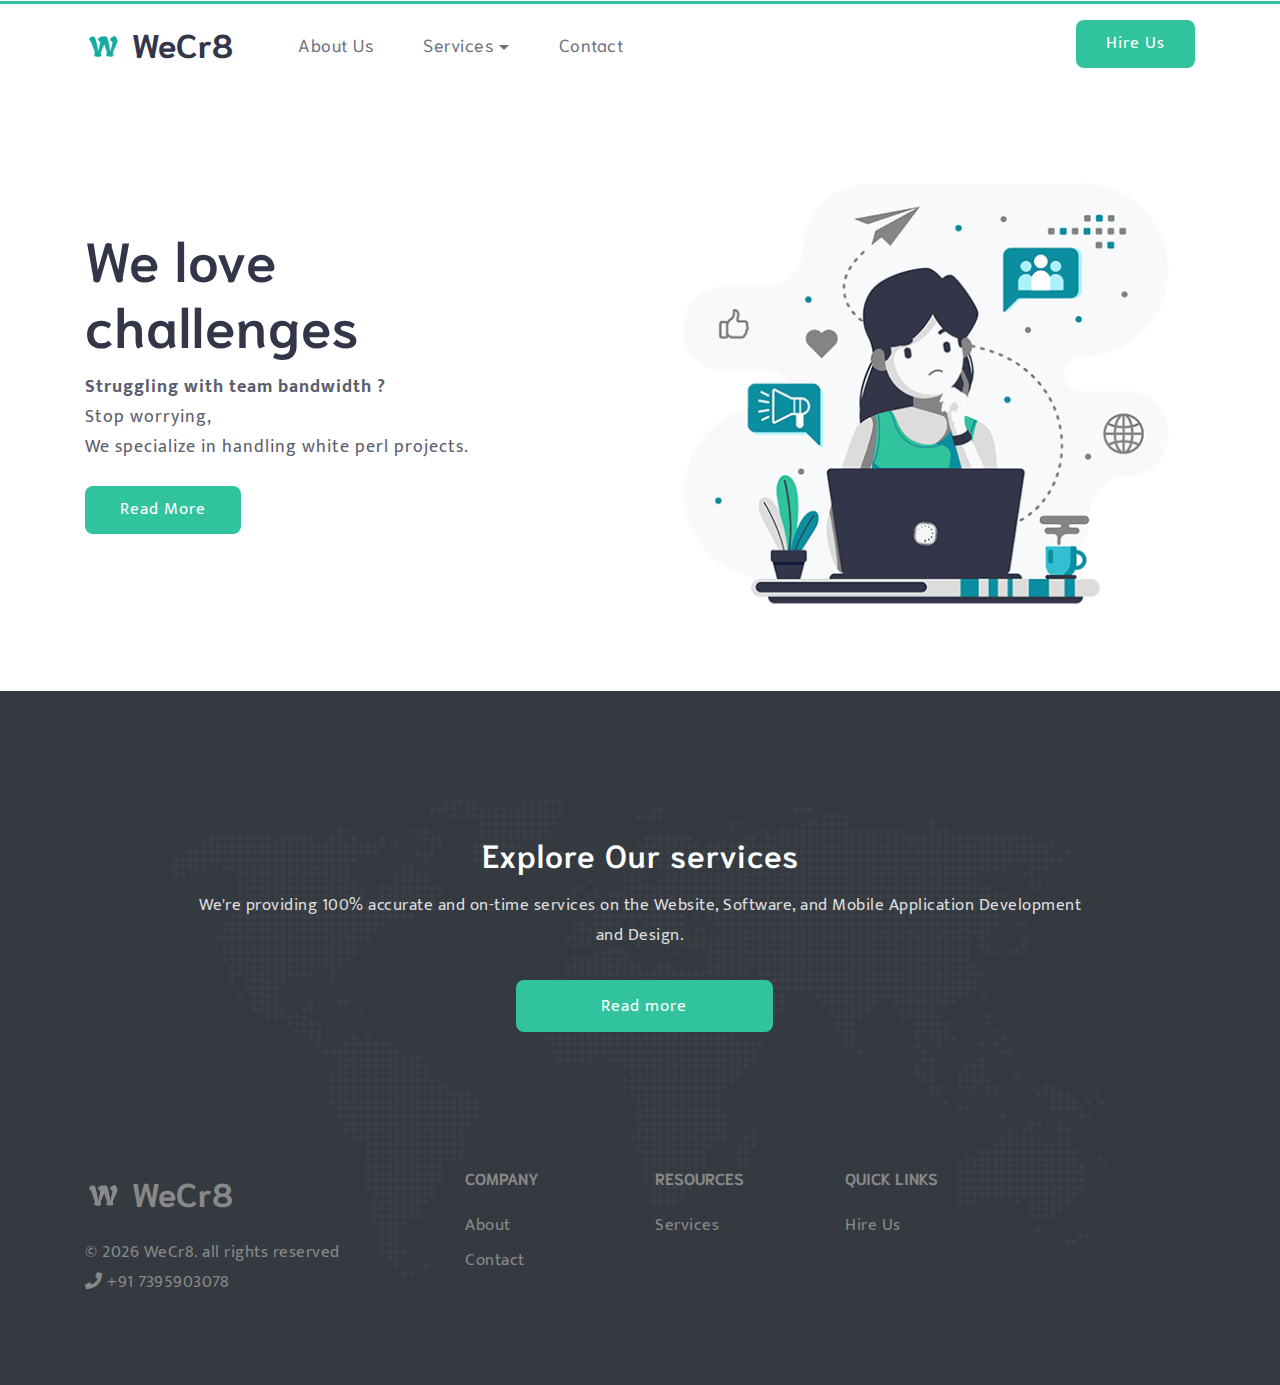
<file: index.html>
<!DOCTYPE html>
<html>
<head>
    <meta charset="utf-8" />
    <meta name="viewport" content="width=device-width, initial-scale=1.0">
    <title> WeCr8 • Yeah, we follow you!</title>
    <!-- Chrome, Firefox OS and Opera -->
    <meta name="theme-color" content="#2aae8d" />
    <!-- Windows Phone -->
    <meta name="msapplication-navbutton-color" content="#2aae8d" />
    <!-- iOS Safari -->
    <meta name="apple-mobile-web-app-status-bar-style" content="#2aae8d" />
    <meta http-equiv="Content-Type" content="text/html; charset=UTF-8" />
    <meta name="p:domain_verify" content="003425645fc5d664126173e33c05e182" />
    <meta name="viewport" content="width=device-width">
    <meta name="google-translate-customization" content="1be607a26de53f27-92196adc5e349e1a-gf065f9347d942d4f-14" />
    
    <script src="assets/js/jquery-2.2.3.min.js"></script>
    <!-- css files -->
    <link href="assets/css/bootstrap.css" rel='stylesheet' type='text/css' />
    <!-- bootstrap css -->
    <link href="assets/css/style.css" rel='stylesheet' type='text/css' />
    <!-- custom css -->
    <link href="assets/css/fontawesome-all.css" rel="stylesheet">
    <!-- fontawesome css -->
    <!-- //css files -->
    <!-- google fonts -->
    <link href="https://fonts.googleapis.com/css?family=Mukta:200,300,400,500,600,700,800&amp;subset=devanagari,latin-ext" rel="stylesheet">
    <link href="https://fonts.googleapis.com/css?family=Niramit:200,200i,300,300i,400,400i,500,500i,600,600i,700,700i&amp;subset=latin-ext,thai,vietnamese" rel="stylesheet">
    <!-- //google fonts -->
    <!-- Global site tag (gtag.js) - Google Analytics -->
    <script async src="https://www.googletagmanager.com/gtag/js?id=UA-125857260-1"></script>
    <script>
        window.dataLayer = window.dataLayer || [];
        function gtag() { dataLayer.push(arguments); }
        gtag('js', new Date());

        gtag('config', 'UA-125857260-1');
    </script>

    <script>
        addEventListener("load", function () {
            setTimeout(hideURLbar, 0);
        }, false);

        function hideURLbar() {
            window.scrollTo(0, 1);
        }
    </script>
    
    <style>
        .service-style {
            width: 100%;
            background-color: transparent !important;
        }

            .service-style:hover {
                background-color: #f1f1f1 !important;
            }

        .client-style {
            margin-bottom: 30px;
        }

        .tags-style {
            margin-bottom: 10px;
        }

        .service-active {
            border-bottom: 3px solid #30c39e !important;
        }

        .li-footer:hover {
            background-color: transparent !important;
        }

        ul.list-agileits-2 li a:hover,
        .social-iconsv2-2 li a:hover {
            color: white !important;
        }

        .social-iconsv2-2 li a,
        .text-grey {
            color: #888;
        }

        .cst-bg {
            background: url(assets/images/cst-bg.jpg);
            background-repeat: repeat-x;
            background-position: bottom
        }

        .cst-bg-light {
            background-image: url(assets/images/cst-bg-light.png) !important;
            background-repeat: no-repeat;
            background-position: center center;
            background-size: cover;
        }

        .quote-bg {
            background-image: url(assets/images/quote-background.jpg) !important;
            background-repeat: no-repeat;
            background-position: center center;
            background-size: cover;
        }

        .header-shadow {
            box-shadow: rgba(0, 0, 0, 0.05) 0px 0px 40px;
        }

        .cst-cookie {
            position: fixed;
            bottom: 10px;
            left: 10px;
            z-index: 999;
        }
    </style>

    <style type="text/css">
        /* Paste this css to your style sheet file or under head tag */
        /* This only works with JavaScript,
        if it's not present, don't show loader */
        .no-js #loader {
            display: none;
        }

        .js #loader {
            display: block;
            position: absolute;
            left: 100px;
            top: 0;
        }

        .cst-loader {
            position: fixed;
            left: 0px;
            top: 0px;
            width: 100%;
            height: 100%;
            z-index: 9999;
            background: url(assets/images/cst-gif.gif) center no-repeat #fff;
        }
    </style>
    <script>
        //paste this code under head tag or in a seperate js file.
        // Wait for window load
        $(window).on("load", function () {
            // Animate loader off screen
            $(".cst-loader").fadeOut("slow");
        });
    </script>
</head>
<body>
    <div class="cst-loader"></div>
    <!-- header -->
    <header class="bg-white py-1">
        <div class="container">
            <nav class="navbar navbar-expand-lg navbar-light">
                <h1>
                    <a class="navbar-brand">
                        <img height="38" style="margin-top: -4px" src="assets/images/cst-logo.png" alt="we-cr8 Logo"/>
                        <strong>WeCr8</strong>
                    </a>
                </h1>
                <button class="navbar-toggler" type="button" data-toggle="collapse" data-target="#navbarSupportedContent" aria-controls="navbarSupportedContent" aria-expanded="false" aria-label="Toggle navigation">
                    <span class="navbar-toggler-icon"></span>
                </button>

                <div class="collapse navbar-collapse" id="navbarSupportedContent">
                    <ul class="navbar-nav ml-lg-4 mr-auto">
                        <li class="nav-item">
                            <a class="nav-link" href="about.html">About Us</a>
                
                        </li>
                        <li class="nav-item dropdown">
                            <a class="nav-link dropdown-toggle" href="#" id="A2" role="button" data-toggle="dropdown" aria-haspopup="true" aria-expanded="false">
                                Services
                            </a>
                            <div class="dropdown-menu" aria-labelledby="navbarDropdown">
                                
                                <a class="dropdown-item" href="services/software-development.html">Software Development</a>
                                <a class="dropdown-item" href="services/website-development.html">Website Development</a>
                                <a class="dropdown-item" href="services/mobile-app-development.html">Mobile App Development</a>
                                <a class="dropdown-item" href="services/graphics-designing.html">Graphics Designing</a>
                                <a class="dropdown-item" href="services/cloud-services.html">Cloud Services</a>
                                <a class="dropdown-item" href="services/helpline.html">Help Line</a>
                                <a class="dropdown-item" href="services.html">Explore all Services</a>
                            </div>
                        </li>
                        <li class="nav-item">
                            <a class="nav-link" href="contact.html">Contact</a>
                        </li>
                    </ul>
                    <div class="header-right">
                        <a href="hire.html" class="contact">Hire Us</a>
                    </div>
                </div>
            </nav>
        </div>
    </header>
    <!-- //header -->

    
<style>
    .img-responsive {
        display: block;
        max-width: 100%;
        height: auto;
    }
</style>
<!-- banner -->
<section class="banner">
    <div class="container">
        
        <div class="row banner-grids flex-column-reverse flex-lg-row">
            <div class="col-lg-6 banner-info">
                <h2 class="">We love</h2>
                <h3 class="mb-3">challenges</h3>
                <p class="mb-4"><strong>Struggling with team bandwidth ?</strong> <br/>Stop worrying,<br>We specialize in handling white perl projects.</p>
                <a href="services/software-development.html">Read More</a>
            </div>
            <div class="col-lg-6 col-md-9 banner-image">
                <img src="assets/images/cst-business.png" alt="Take your Business Online" class="img-fluid" />
            </div>
        </div>
    </div>
</section>
<!-- //banner -->
<!-- latest news 
<section class="latest-news cst-bg py-5">
    <div class="container py-md-5">
        <div class="heading">
            <h3 class="head text-center">Latest blog posts</h3>
            <p class="my-3 head text-center">News and stories about our efforts to help local communities and create opportunities for people around the world.</p>
        </div>
        <div class="row news_grids mx-auto mt-5 pt-3">
            <div class="row col-lg-10 p-lg-auto p-0 mx-auto">
                <div class="col-md-6">
                    <div class="blog-post bg-light mb-4">
                        <div class="p-4">
                            <h5 class="card-title">Offers</h5>
                            <h4 class="">Online Examination System</h4>
                            <br />
                            <a href="/products/online-examination-system">Read More</a>
                        </div>
                    </div>
                </div>
                <div class="col-md-6 mt-md-0 mt-5">
                    <div class="blog-post bg-light mb-4">
                        <div class="p-4">
                            <h5 class="card-title">Business</h5>
                            <h4 class="">Become our Partner</h4>
                            <br />
                            <a href="/affiliate-partner">Read More</a>
                        </div>
                    </div>
                </div>
                <div class="col-12 text-center">
                    <br />
                    <a href="http://blog.we-cr8tech.com" class="btn btn-dark " style="background-color:#343a40">Read More blog</a>
                </div>
            </div>
        </div>
    </div>
</section>
 //latest news -->
<!-- companies
<section class="latest-news bg-light py-5 cst-bg-light">
    <div class="container py-md-5">
        <div class="heading">
            <h3 class="head text-center">Testimonials</h3>
            <p class="my-3 head text-center">what our clients say about us</p>
        </div>
        <div class="row news_grids mx-auto mt-5 pt-3">
            <div class="row col-lg-10 p-lg-auto p-0 mx-auto">
                <div class="col-md-6 mt-md-0 mt-5">
                    <div class="blog-post bg-white mb-4">
                        <div class="p-4">
                            <img src="assets/images/clients/MG.png" alt="Moneta Group" style="max-height:80px;max-width:80px;" />
                            <p class="">I've worked with Charitarth from WeCr8 and he's one of the best talents out there! Very responsive, polite and extremely dependable. His design skills are very impressive and he's proactive in his approach.</p>
                        </div>
                    </div>
                </div>
                <div class="col-md-6 mt-md-0 mt-5">
                    <div class="blog-post bg-white mb-4">
                        <div class="p-4">
                            <img src="assets/images/clients/JIT.png" alt="Just In Travel" style="max-height:80px;max-width:80px;" />
                            <p class="">I was amazed at how yogi could take an idea and make it come to life, he really knows what he is doing. Really Saves development time, as his mockups are very clear and beautiful.</p>
                        </div>
                    </div>
                </div>
                <div class="col-md-6">
                    <div class="blog-post bg-white mb-4">
                        <div class="p-4">
                            <img src="assets/images/clients/CIPL.png" alt="CIPL Ayurved Master" style="max-height:80px;max-width:80px;" />
                            <p class="">WeCr8 is really a very innovative multimedia designer. After-sales service is also very nice</p>
                        </div>
                    </div>
                </div>
                <div class="col-md-6 mt-md-0 mt-5">
                    <div class="blog-post bg-white mb-4">
                        <div class="p-4">
                            <img src="assets/images/clients/OneGlobal.png" alt="One Global" style="max-height:80px;max-width:80px;" />
                            <p class="">Great professionals. We get here exactly what we demand for. And quick response time to our queries.</p>
                        </div>
                    </div>
                </div>
            </div>
        </div>
    </div>
</section>
<!-- //companies -->

    

    

    <!-- footer -->
    <footer class="footer bg-dark py-5" style="background-image: url(assets/images/world-map.png);background-repeat: no-repeat;background-position: 50%;">
        <!--subscribe-->
        <section class="subscribe py-5" style="background-color:transparent;">
            <div class="container py-md-5" id="subscribeshow">
                <div class="heading">

                    <h3 class="head text-center">Explore Our services</h3>
                    <p class="my-3 head text-center">
                        We're providing 100% accurate and on-time services on the Website, Software, and Mobile Application Development and Design.
                        <br />
                        <br />
                        <a href="services.html">
                            <input type="submit" value="Read more">
                        </a>
                    </p>
                </div>
            </div>
        </section>
        <div class="container py-sm-4">
            <div class="row">
                <div class="col-lg-4 mb-lg-0 mb-4 footer-top">
                    <h2>
                        <a class="navbar-brand" style="color:#888" href="index.html">
                            <img height="38" style="margin-top: -4px" src="assets/images/cst-logo-grey.png" alt="we-cr8 Logo" />
                            <strong>WeCr8</strong>
                        </a>
                    </h2>
                    <p class="my-3 head">
                        
                        &copy;
                        <script type="text/javascript">var creditsyear = new Date(); document.write(creditsyear.getFullYear());</script>
                        WeCr8. all rights reserved<br />
                        <span> <i class="fab fa fa-phone"></i>&nbsp;+91 7395903078</span>
                    </p>
                    <!--
                    <ul class="social-iconsv2 social-iconsv2-2 agileinfo d-flex" style="justify-content: flex-start;">
                        <li class="li2 li-footer">
                            <a href="https://url.we-cr8tech.com/facebook" target="_blank">
                                <i class="fab fa-facebook"></i>
                            </a>
                        </li>
                        <li class="li2 li-footer">
                            <a href="https://url.we-cr8tech.com/twitter" target="_blank">
                                <i class="fab fa-twitter"></i>
                            </a>
                        </li>
                        <li class="li2 li-footer">
                            <a href="https://url.we-cr8tech.com/instagram" target="_blank">
                                <i class="fab fa-instagram"></i>
                            </a>
                        </li>
                        <li class="li2 li-footer">
                            <a href="https://url.we-cr8tech.com/pinterest" target="_blank">
                                <i class="fab fa-pinterest"></i>
                            </a>
                        </li>
                        <li class="li2 li-footer">
                            <a href="https://url.we-cr8tech.com/linkedin" target="_blank">
                                <i class="fab fa-linkedin"></i>
                            </a>
                        </li>
                        <li class="li2 li-footer">
                            <a href="https://url.we-cr8tech.com/whatsapp" target="_blank">
                                <i class="fab fa-whatsapp"></i>
                            </a>
                        </li>

                    </ul>-->
                </div>
            
                <div class="col-lg-2 col-sm-3 col-6 footv3-left">
                    <h6 class="mb-4 cst_title text-grey text-uppercase"><strong>Company</strong></h6>
                    <ul class="list-agileits list-agileits-2">
                        <li class="my-2 li2 li-footer">
                            <a href="about.html">
                                About
                            </a>
                        </li>
                        <li class="my-2 li2 li-footer">
                            <a href="contact.html">
                                Contact
                            </a>
                        </li>
                    </ul>
                </div>
                <!--
                <div class="col-lg-2 col-sm-3 col-6">
                    <h6 class="mb-4 cst_title text-grey text-uppercase"><strong>Partnership</strong></h6>
                    <ul class="list-agileits list-agileits-2">
                        <li class="my-2 li2 li-footer">
                            <a href="/affiliate-partner">
                                Affiliate Partner
                            </a>
                        </li>
                        
                        <li class="mb-2 li2 li-footer">
                            <a href="/technology-partner">
                                Technology Partner
                            </a>
                        </li>
                    </ul>
                </div>
                -->
                <div class="col-lg-2 col-sm-3 col-6 mt-sm-0 mt-4">
                    <h6 class="mb-4 cst_title text-grey text-uppercase"><strong>Resources</strong></h6>
                    <ul class="list-agileits list-agileits-2">
                        <li class="my-2 li2 li-footer">
                            <a href="services.html">
                                Services
                            </a>
                        </li>
                        
                    </ul>
                </div>

                <div class="col-lg-2 col-sm-3 col-6 mt-sm-0 mt-4">
                    <h6 class="mb-4 cst_title text-grey text-uppercase"><strong>Quick Links</strong></h6>
                    <ul class="list-agileits list-agileits-2">
                        <li class="mb-2 li2 li-footer">
                            <a href="hire.html">
                                Hire Us
                            </a>
                        </li>
                        
                    </ul>
                </div>
            </div>
        </div>
    </footer>
    <!-- //footer -->
    <!-- //Header Menu Active -->
    <script>
        var current = location.pathname;
        if (current != "/") {
            $('.navbar-nav li a').each(function () {
                var active = 0;
                var $li = $(this);

                $li.each(function () {
                    var $this = $(this);
                    // if the current path is like this link, make it active
                    if ($this.attr('href').indexOf(current) !== -1) {
                        //$this.addClass('liactive');
                        active = 1;
                    }
                })
                $('.dropdown-menu a').each(function () {
                    var $this = $(this);
                    // if the current path is like this link, make it active
                    if ($this.attr('href') == current) {
                        $this.addClass('liactive2');
                        $this.parent().parent().addClass('liactive');
                        $this.href = "#";
                    }
                })

                if (active == 1)
                    $li.parent().addClass('liactive');
            })
        }
    </script>
    <script>
        var current = location.pathname;
        if (current != "/") {
            $('.services a').each(function () {
                var active = 0;
                var $li = $(this);

                $li.each(function () {
                    var $this = $(this);
                    // if the current path is like this link, make it active
                    if ($this.attr('href').indexOf(current) !== -1) {
                        //$this.addClass('liactive');
                        active = 1;
                    }
                })

                if (active == 1)
                    $li.children().addClass('service-active');
            })
        }
    </script>
    <!-- //Header Menu Active -->
    <!-- js -->
    <script src="assets/js/bootstrap.js"></script>
    <!-- //js -->
    <!-- dropdown nav -->
    <script>
        $(document).ready(function () {
            $(".dropdown").hover(
                function () {
                    $('.dropdown-menu', this).stop(true, true).slideDown("fast");
                    $(this).toggleClass('open');
                },
                function () {
                    $('.dropdown-menu', this).stop(true, true).slideUp("fast");
                    $(this).toggleClass('open');
                }
            );
        });
    </script>
    <!-- //dropdown nav -->

    <script src="assets/js/smoothscroll.js"></script>
    <!-- Smooth scrolling -->

    
    <script>
        $(window).scroll(function () {
            var scroll = $(window).scrollTop();
            if (scroll >= 300) {
                $("header").addClass("header-shadow");
            } else {
                $("header").removeClass("header-shadow");
            }
        });
    </script>

</body>
</html>
</file>
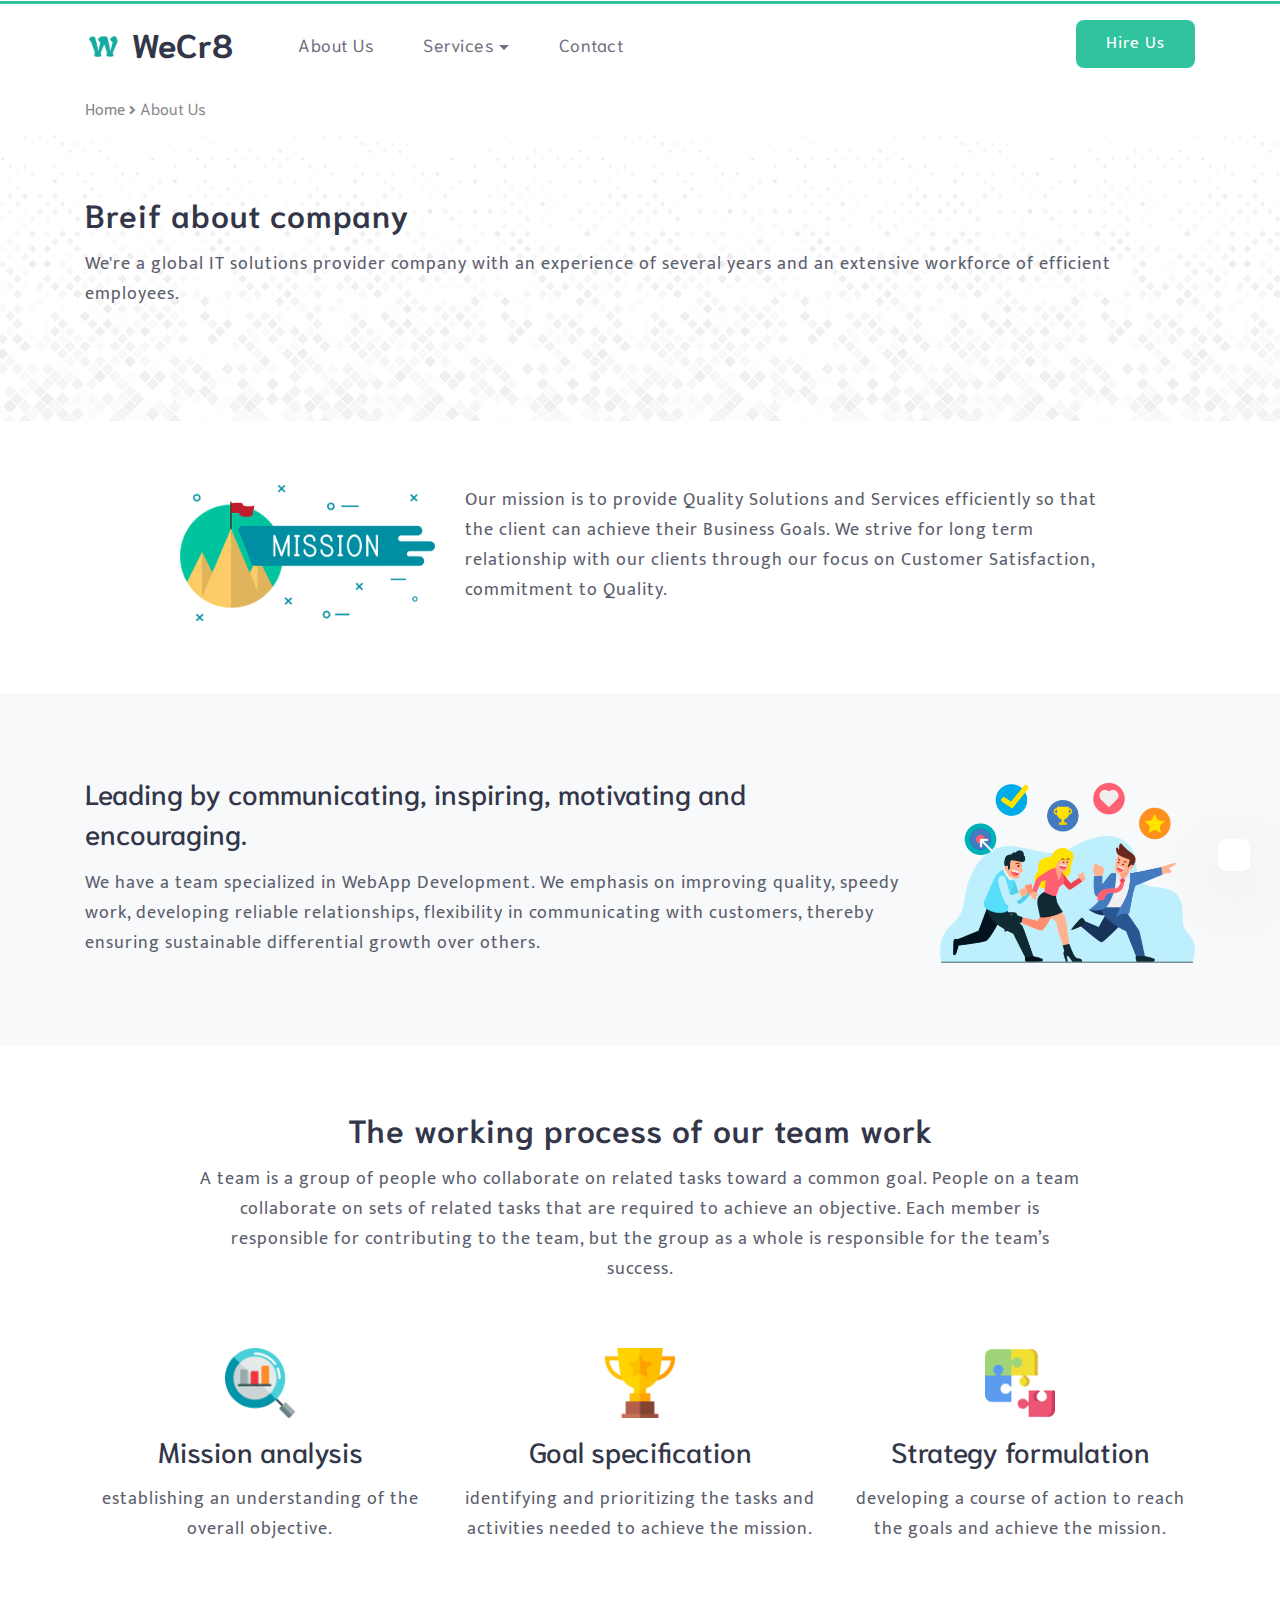
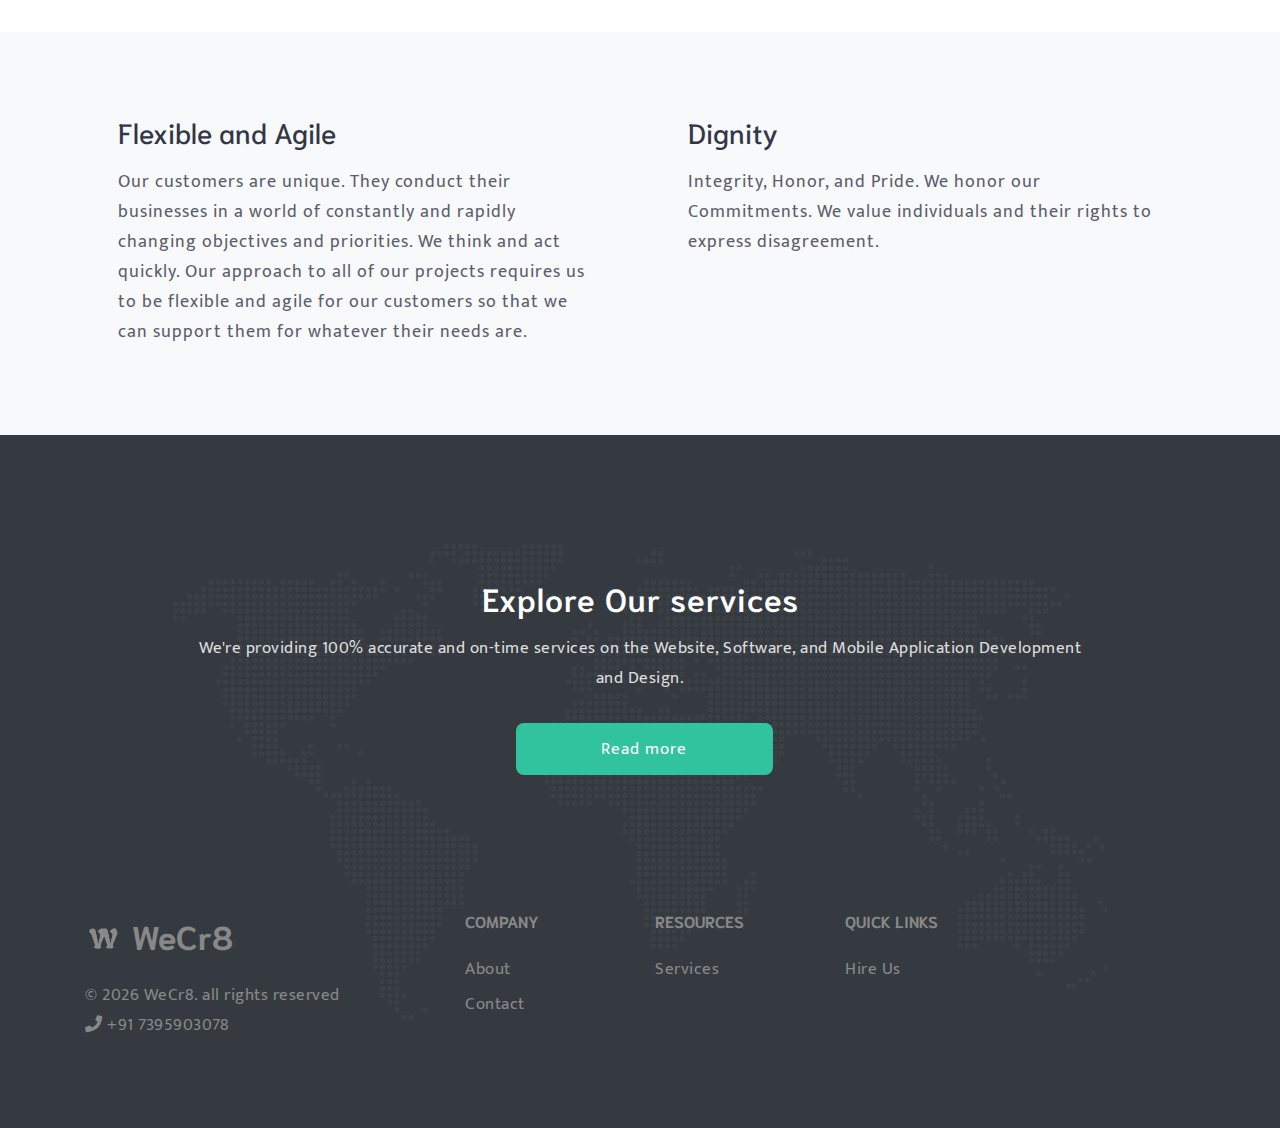
<file: about.html>
<!DOCTYPE html>
<html>
<head>
    <meta charset="utf-8" />
    <meta name="viewport" content="width=device-width, initial-scale=1.0">
    <title>About Us • WeCr8 </title>
    <!-- Chrome, Firefox OS and Opera -->
    <meta name="theme-color" content="#2aae8d" />
    <!-- Windows Phone -->
    <meta name="msapplication-navbutton-color" content="#2aae8d" />
    <!-- iOS Safari -->
    <meta name="apple-mobile-web-app-status-bar-style" content="#2aae8d" />
    <meta http-equiv="Content-Type" content="text/html; charset=UTF-8" />
    <meta name="p:domain_verify" content="003425645fc5d664126173e33c05e182" />
    <meta name="viewport" content="width=device-width">
    <meta name="google-translate-customization" content="1be607a26de53f27-92196adc5e349e1a-gf065f9347d942d4f-14" />

    

    <script src="assets/js/jquery-2.2.3.min.js"></script>
    <!-- css files -->
    <link href="assets/css/bootstrap.css" rel='stylesheet' type='text/css' />
    <!-- bootstrap css -->
    <link href="assets/css/style.css" rel='stylesheet' type='text/css' />
    <!-- custom css -->
    <link href="assets/css/fontawesome-all.css" rel="stylesheet">
    <!-- fontawesome css -->
    <!-- //css files -->
    <!-- google fonts -->
    <link href="//fonts.googleapis.com/css?family=Mukta:200,300,400,500,600,700,800&amp;subset=devanagari,latin-ext" rel="stylesheet">
    <link href="//fonts.googleapis.com/css?family=Niramit:200,200i,300,300i,400,400i,500,500i,600,600i,700,700i&amp;subset=latin-ext,thai,vietnamese" rel="stylesheet">
    <!-- //google fonts -->
    <!-- Global site tag (gtag.js) - Google Analytics -->
    <script async src="https://www.googletagmanager.com/gtag/js?id=UA-125857260-1"></script>
    <script>
        window.dataLayer = window.dataLayer || [];
        function gtag() { dataLayer.push(arguments); }
        gtag('js', new Date());

        gtag('config', 'UA-125857260-1');
    </script>

    <script>
        addEventListener("load", function () {
            setTimeout(hideURLbar, 0);
        }, false);

        function hideURLbar() {
            window.scrollTo(0, 1);
        }
    </script>
    
    <style>
        .service-style {
            width: 100%;
            background-color: transparent !important;
        }

            .service-style:hover {
                background-color: #f1f1f1 !important;
            }

        .client-style {
            margin-bottom: 30px;
        }

        .tags-style {
            margin-bottom: 10px;
        }

        .service-active {
            border-bottom: 3px solid #30c39e !important;
        }

        .li-footer:hover {
            background-color: transparent !important;
        }

        ul.list-agileits-2 li a:hover,
        .social-iconsv2-2 li a:hover {
            color: white !important;
        }

        .social-iconsv2-2 li a,
        .text-grey {
            color: #888;
        }

        .cst-bg {
            background: url(assets/images/cst-bg.jpg);
            background-repeat: repeat-x;
            background-position: bottom
        }

        .cst-bg-light {
            background-image: url(assets/images/cst-bg-light.png) !important;
            background-repeat: no-repeat;
            background-position: center center;
            background-size: cover;
        }

        .quote-bg {
            background-image: url(assets/images/quote-background.jpg) !important;
            background-repeat: no-repeat;
            background-position: center center;
            background-size: cover;
        }

        .header-shadow {
            box-shadow: rgba(0, 0, 0, 0.05) 0px 0px 40px;
        }

        .cst-cookie {
            position: fixed;
            bottom: 10px;
            left: 10px;
            z-index: 999;
        }
    </style>

    <style type="text/css">
        /* Paste this css to your style sheet file or under head tag */
        /* This only works with JavaScript,
        if it's not present, don't show loader */
        .no-js #loader {
            display: none;
        }

        .js #loader {
            display: block;
            position: absolute;
            left: 100px;
            top: 0;
        }

        .cst-loader {
            position: fixed;
            left: 0px;
            top: 0px;
            width: 100%;
            height: 100%;
            z-index: 9999;
            background: url(assets/images/cst-gif.gif) center no-repeat #fff;
        }
    </style>
    <script>
        //paste this code under head tag or in a seperate js file.
        // Wait for window load
        $(window).on("load", function () {
            // Animate loader off screen
            $(".cst-loader").fadeOut("slow");
        });
    </script>
</head>
<body>
    <div class="cst-loader"></div>
    <!-- header -->
    <header class="bg-white py-1">
        <div class="container">
            <nav class="navbar navbar-expand-lg navbar-light">
                <h1>
                    <a class="navbar-brand" href="index.html">
                        <img height="38" style="margin-top: -4px" src="assets/images/cst-logo.png" alt="we-cr8 Logo" />
                        <strong>WeCr8</strong>
                    </a>
                </h1>
                <button class="navbar-toggler" type="button" data-toggle="collapse" data-target="#navbarSupportedContent" aria-controls="navbarSupportedContent" aria-expanded="false" aria-label="Toggle navigation">
                    <span class="navbar-toggler-icon"></span>
                </button>

                <div class="collapse navbar-collapse" id="navbarSupportedContent">
                    <ul class="navbar-nav ml-lg-4 mr-auto">
                        <li class="nav-item">
                            <a class="nav-link" href="about.html" id="A1" role="button" data-toggle="dropdown" aria-haspopup="true" aria-expanded="false">
                                About Us
                            </a>
                
                        </li>
                        <li class="nav-item dropdown">
                            <a class="nav-link dropdown-toggle" href="#" id="A2" role="button" data-toggle="dropdown" aria-haspopup="true" aria-expanded="false">
                                Services
                            </a>
                            <div class="dropdown-menu" aria-labelledby="navbarDropdown">
                                <a class="dropdown-item" href="services/software-development.html">Software Development</a>
                                <a class="dropdown-item" href="services/website-development.html">Website Development</a>
                                <a class="dropdown-item" href="services/mobile-app-development.html">Mobile App Development</a>
                                <a class="dropdown-item" href="services/graphics-designing.html">Graphics Designing</a>
                                <a class="dropdown-item" href="services/cloud-services.html">Cloud Services</a>
                                <a class="dropdown-item" href="services/helpline.html">Help Line</a>
                                <a class="dropdown-item" href="services.html">Explore all Services</a>
                            </div>
                        </li>
                        <li class="nav-item">
                            <a class="nav-link" href="contact.html">Contact</a>
                        </li>
                    </ul>
                    <div class="header-right">
                        <a href="hire.html" class="contact">Hire Us</a>
                    </div>
                </div>
            </nav>
        </div>
    </header>
    <!-- //header -->

        <!-- banner -->
        <section class="inner-banner bg-white">
            <div class="container">
            </div>
        </section>
        <!-- //banner -->
        <!-- subscribe -->
        <section>
            <div class="container pt-3 pb-2">
                <span class="text-grey">
                    <a href="index.html">
                        <span class="text-grey">Home</span>
                    </a>                    <span> <i class="fa fa-angle-right" style="font-size:smaller"></i> </span>About Us
                </span>
            </div>
        </section>
    
<!-- about -->
<section class="about-us py-5 cst-bg" >
    <div class="container py-md-3">
        <div class="heading mb-5">
            <h3 class="head">Breif about company</h3>
            <p class="my-3">We're a global IT solutions provider company with an experience of several years and an extensive workforce of efficient employees.</p>
        </div>
    </div>
</section>
<!-- about -->
<section class="about-us py-5">
    <div class="container py-md-3">
        <div class="row bottom-grids">
            <div class="col-lg-1 col-md-12"></div>
            <div class="col-lg-3 col-md-12">
                <img src="assets/images/mission1.png" width="100%" style="max-width:255px;" alt="Mission" class="img-fluid" />
            </div>
            <div class="col-lg-7 col-md-12">
                <p class="mb-4">Our mission  is to provide Quality Solutions and Services efficiently so that the client can achieve their Business Goals. We strive for long term relationship with our clients through our focus on Customer Satisfaction, commitment to Quality.</p>
                <!--<a href="#">Learn More</a>-->
            </div>
            <div class="col-lg-1 col-md-12"></div>
        </div>
    </div>
</section>

<section class="about-us bg-light py-5">
    <div class="container py-md-3">
        <div class="row bottom-grids">
            <div class="col-lg-9 col-md-12">
                <h3 class="my-3">Leading by communicating, inspiring, motivating and encouraging.</h3>
                <p class="mb-4">We have a team specialized in WebApp Development. We emphasis on improving quality, speedy work, developing reliable relationships, flexibility in communicating with customers, thereby ensuring sustainable differential growth over others.</p>
                <!--<a href="#">Learn More</a>-->
            </div>
            <div class="col-lg-3 col-md-12">
                <img src="assets/images/leadership2.png" alt="Leadership" class="img-fluid" />
            </div>
        </div>
    </div>
</section>
<!-- banner bottom -->
<section class="banner-bottom py-5">
    <div class="container py-md-3">
        <div class="heading">
            <h3 class="head text-center">The working process of our team work </h3>
            <p class="my-3 head text-center">A team is a group of people who collaborate on related tasks toward a common goal. People on a team collaborate on sets of related tasks that are required to achieve an objective. Each member is responsible for contributing to the team, but the group as a whole is responsible for the team’s success.</p>
        </div>
        <div class="row bottom_grids text-center mt-5 pt-3">
            <div class="col-lg-4 col-md-6">
                <img src="assets/images/mission.png" width="70" alt="mission" class="img-fluid" />
                <h3 class="my-3">Mission analysis</h3>
                <p class="mb-4">establishing an understanding of the overall objective.</p>
            </div>
            <div class="col-lg-4 col-md-6">
                <img src="assets/images/goal.png" alt="Goal" width="70" class="img-fluid" />
                <h3 class="my-3">Goal specification</h3>
                <p class="mb-4">identifying and prioritizing the tasks and activities needed to achieve the mission.</p>
            </div>
            <div class="col-lg-4">
                <img src="assets/images/strategy.png" alt="Strategy" width="70" class="img-fluid" />
                <h3 class="my-3">Strategy formulation</h3>
                <p class="mb-4">developing a course of action to reach the goals and achieve the mission.</p>
            </div>
        </div>
    </div>
</section>
<!-- banner bottom -->
<section class="about-us bg-light py-5">
    <div class="container py-md-3">
        <div class="row bottom-grids">
            <div class="col-lg-6 col-md-7 px-lg-5">
                <h3 class="my-3">Flexible and Agile</h3>
                <p class="mb-4">Our customers are unique. They conduct their businesses in a world of constantly and rapidly changing objectives and priorities. We think and act quickly. Our approach to all of our projects requires us to be flexible and agile for our customers so that we can support them for whatever their needs are.</p>
                <!--<a href="#">Learn More</a>-->
            </div>
            <div class="col-lg-6 col-md-7 px-lg-5">
                <h3 class="my-3">Dignity</h3>
                <p class="mb-4">Integrity, Honor, and Pride. We honor our Commitments. We value individuals and their rights to express disagreement.</p>
                <!--<a href="#">Learn More</a>-->
            </div>
        </div>
    </div>
</section>
<!-- //about -->

    

    

     <!-- footer -->
     <footer class="footer bg-dark py-5" style="background-image: url(assets/images/world-map.png);background-repeat: no-repeat;background-position: 50%;">
        <!--subscribe-->
        <section class="subscribe py-5" style="background-color:transparent;">
            <div class="container py-md-5" id="subscribeshow">
                <div class="heading">

                    <h3 class="head text-center">Explore Our services</h3>
                    <p class="my-3 head text-center">
                        We're providing 100% accurate and on-time services on the Website, Software, and Mobile Application Development and Design.
                        <br />
                        <br />
                        <a href="services.html">
                            <input type="submit" value="Read more">
                        </a>
                    </p>
                </div>
            </div>
        </section>
        <div class="container py-sm-4">
            <div class="row">
                <div class="col-lg-4 mb-lg-0 mb-4 footer-top">
                    <h2>
                        <a class="navbar-brand" style="color:#888" href="index.html">
                            <img height="38" style="margin-top: -4px" src="assets/images/cst-logo-grey.png" alt="we-cr8 Logo" />
                            <strong>WeCr8</strong>
                        </a>
                    </h2>
                    <p class="my-3 head">
                        
                        &copy;
                        <script type="text/javascript">var creditsyear = new Date(); document.write(creditsyear.getFullYear());</script>
                        WeCr8. all rights reserved<br />
                        <span> <i class="fab fa fa-phone"></i>&nbsp;+91 7395903078</span>
                    </p>
                    <!--
                    <ul class="social-iconsv2 social-iconsv2-2 agileinfo d-flex" style="justify-content: flex-start;">
                        <li class="li2 li-footer">
                            <a href="https://url.we-cr8tech.com/facebook" target="_blank">
                                <i class="fab fa-facebook"></i>
                            </a>
                        </li>
                        <li class="li2 li-footer">
                            <a href="https://url.we-cr8tech.com/twitter" target="_blank">
                                <i class="fab fa-twitter"></i>
                            </a>
                        </li>
                        <li class="li2 li-footer">
                            <a href="https://url.we-cr8tech.com/instagram" target="_blank">
                                <i class="fab fa-instagram"></i>
                            </a>
                        </li>
                        <li class="li2 li-footer">
                            <a href="https://url.we-cr8tech.com/pinterest" target="_blank">
                                <i class="fab fa-pinterest"></i>
                            </a>
                        </li>
                        <li class="li2 li-footer">
                            <a href="https://url.we-cr8tech.com/linkedin" target="_blank">
                                <i class="fab fa-linkedin"></i>
                            </a>
                        </li>
                        <li class="li2 li-footer">
                            <a href="https://url.we-cr8tech.com/whatsapp" target="_blank">
                                <i class="fab fa-whatsapp"></i>
                            </a>
                        </li>

                    </ul>
                    -->
                </div>
            
                <div class="col-lg-2 col-sm-3 col-6 footv3-left">
                    <h6 class="mb-4 cst_title text-grey text-uppercase"><strong>Company</strong></h6>
                    <ul class="list-agileits list-agileits-2">
                        <li class="my-2 li2 li-footer">
                            <a href="about.html">
                                About
                            </a>
                        </li>
                        <li class="my-2 li2 li-footer">
                            <a href="contact.html">
                                Contact
                            </a>
                        </li>
                    </ul>
                </div>
                <!--
                <div class="col-lg-2 col-sm-3 col-6">
                    <h6 class="mb-4 cst_title text-grey text-uppercase"><strong>Partnership</strong></h6>
                    <ul class="list-agileits list-agileits-2">
                        <li class="my-2 li2 li-footer">
                            <a href="/affiliate-partner">
                                Affiliate Partner
                            </a>
                        </li>
                        
                        <li class="mb-2 li2 li-footer">
                            <a href="/technology-partner">
                                Technology Partner
                            </a>
                        </li>
                    </ul>
                </div>
                -->
                <div class="col-lg-2 col-sm-3 col-6 mt-sm-0 mt-4">
                    <h6 class="mb-4 cst_title text-grey text-uppercase"><strong>Resources</strong></h6>
                    <ul class="list-agileits list-agileits-2">
                        <li class="my-2 li2 li-footer">
                            <a href="services.html">
                                Services
                            </a>
                        </li>
                        
                    </ul>
                </div>

                <div class="col-lg-2 col-sm-3 col-6 mt-sm-0 mt-4">
                    <h6 class="mb-4 cst_title text-grey text-uppercase"><strong>Quick Links</strong></h6>
                    <ul class="list-agileits list-agileits-2">
                        <li class="mb-2 li2 li-footer">
                            <a href="hire-us.html">
                                Hire Us
                            </a>
                        </li>
                        
                    </ul>
                </div>
            </div>
        </div>
    </footer>
    <!-- //footer -->
    <!-- //Header Menu Active -->
    <script>
        var current = location.pathname;
        if (current != "/") {
            $('.navbar-nav li a').each(function () {
                var active = 0;
                var $li = $(this);

                $li.each(function () {
                    var $this = $(this);
                    // if the current path is like this link, make it active
                    if ($this.attr('href').indexOf(current) !== -1) {
                        //$this.addClass('liactive');
                        active = 1;
                    }
                })
                $('.dropdown-menu a').each(function () {
                    var $this = $(this);
                    // if the current path is like this link, make it active
                    if ($this.attr('href') == current) {
                        $this.addClass('liactive2');
                        $this.parent().parent().addClass('liactive');
                        $this.href = "#";
                    }
                })

                if (active == 1)
                    $li.parent().addClass('liactive');
            })
        }
    </script>
    <script>
        var current = location.pathname;
        if (current != "/") {
            $('.services a').each(function () {
                var active = 0;
                var $li = $(this);

                $li.each(function () {
                    var $this = $(this);
                    // if the current path is like this link, make it active
                    if ($this.attr('href').indexOf(current) !== -1) {
                        //$this.addClass('liactive');
                        active = 1;
                    }
                })

                if (active == 1)
                    $li.children().addClass('service-active');
            })
        }
    </script>
    <!-- //Header Menu Active -->
    <!-- js -->
    <script src="assets/js/bootstrap.js"></script>
    <!-- //js -->
    <!-- dropdown nav -->
    <script>
        $(document).ready(function () {
            $(".dropdown").hover(
                function () {
                    $('.dropdown-menu', this).stop(true, true).slideDown("fast");
                    $(this).toggleClass('open');
                },
                function () {
                    $('.dropdown-menu', this).stop(true, true).slideUp("fast");
                    $(this).toggleClass('open');
                }
            );
        });
    </script>
    <!-- //dropdown nav -->

    <script src="assets/js/smoothscroll.js"></script>
    <!-- Smooth scrolling -->

    <script>
        $(window).scroll(function () {
            var scroll = $(window).scrollTop();
            if (scroll >= 300) {
                $("header").addClass("header-shadow");
            } else {
                $("header").removeClass("header-shadow");
            }
        });
    </script>
<div class="bg-white p-3" style="position:fixed;bottom:30px;right:30px;max-width:250px;box-shadow: 0 20px 70px 0 rgba(0, 0, 0, 0.15);border-radius:8px;">

</div>
</body>
</html>
</file>
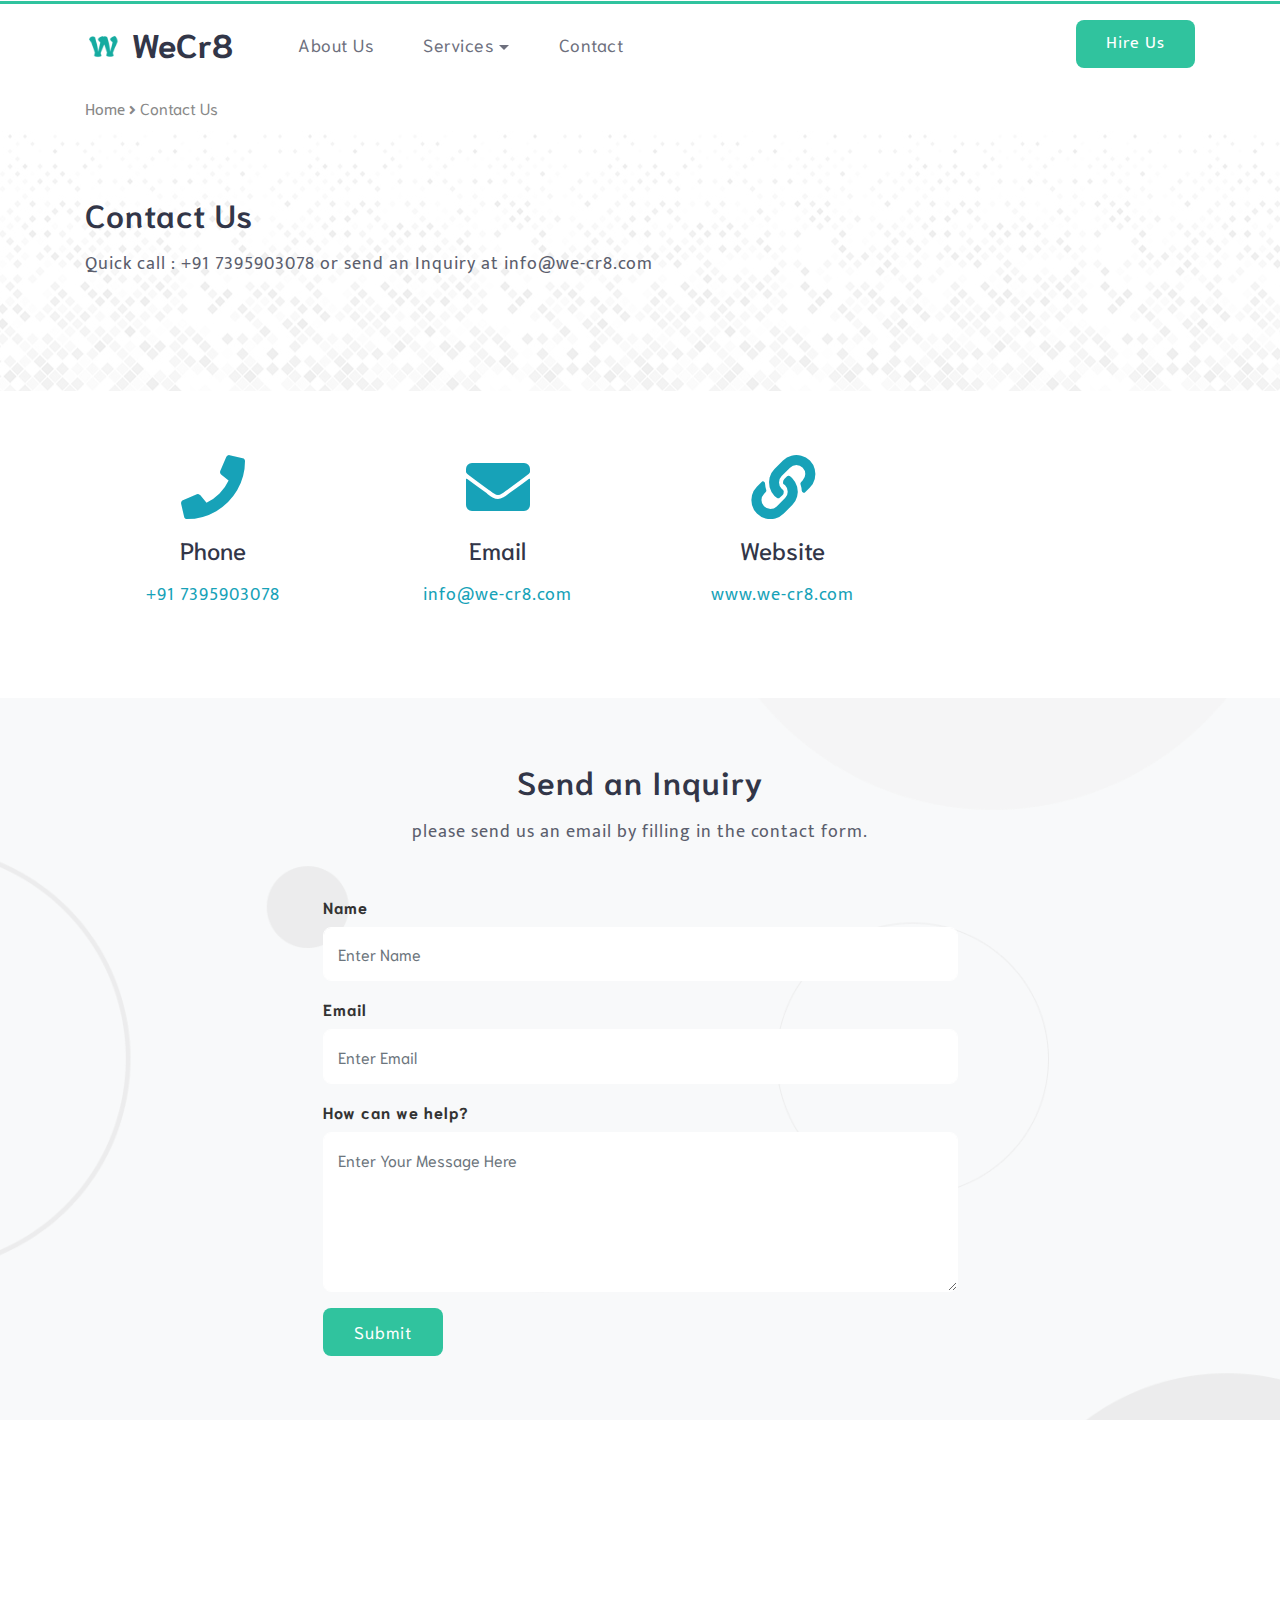
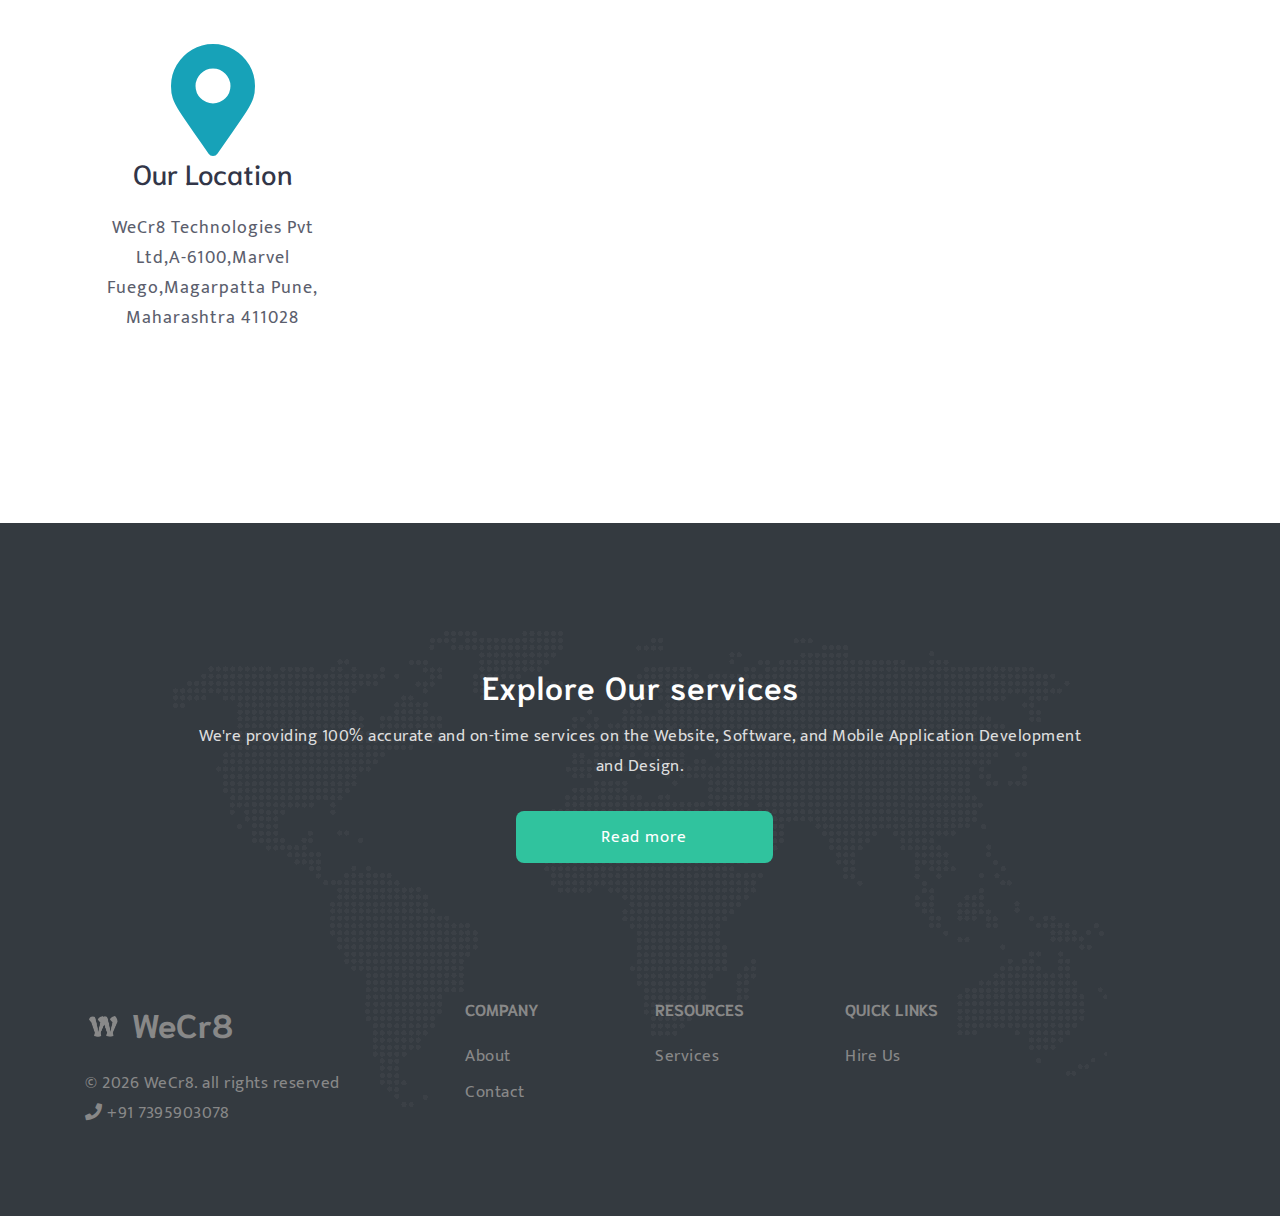
<file: contact.html>
<!DOCTYPE html>
<html>
<head>
    <meta charset="utf-8" />
    <meta name="viewport" content="width=device-width, initial-scale=1.0">
    <title>Contact Us • WeCr8</title>
    <!-- Chrome, Firefox OS and Opera -->
    <meta name="theme-color" content="#2aae8d" />
    <!-- Windows Phone -->
    <meta name="msapplication-navbutton-color" content="#2aae8d" />
    <!-- iOS Safari -->
    <meta name="apple-mobile-web-app-status-bar-style" content="#2aae8d" />
    <meta http-equiv="Content-Type" content="text/html; charset=UTF-8" />
    <meta name="p:domain_verify" content="003425645fc5d664126173e33c05e182" />
    <meta name="viewport" content="width=device-width">
    <meta name="google-translate-customization" content="1be607a26de53f27-92196adc5e349e1a-gf065f9347d942d4f-14" />

   

    <script src="assets/js/jquery-2.2.3.min.js"></script>
    <!-- css files -->
    <link href="assets/css/bootstrap.css" rel='stylesheet' type='text/css' />
    <!-- bootstrap css -->
    <link href="assets/css/style.css?v=1.5" rel='stylesheet' type='text/css' />
    <!-- custom css -->
    <link href="assets/css/fontawesome-all.css" rel="stylesheet">
    <!-- fontawesome css -->
    <!-- //css files -->
    <!-- google fonts -->
    <link href="//fonts.googleapis.com/css?family=Mukta:200,300,400,500,600,700,800&amp;subset=devanagari,latin-ext" rel="stylesheet">
    <link href="//fonts.googleapis.com/css?family=Niramit:200,200i,300,300i,400,400i,500,500i,600,600i,700,700i&amp;subset=latin-ext,thai,vietnamese" rel="stylesheet">
    <!-- //google fonts -->
    <!-- Global site tag (gtag.js) - Google Analytics -->
    <script async src="https://www.googletagmanager.com/gtag/js?id=UA-125857260-1"></script>
    <script>
        window.dataLayer = window.dataLayer || [];
        function gtag() { dataLayer.push(arguments); }
        gtag('js', new Date());

        gtag('config', 'UA-125857260-1');
    </script>

    <script>
        addEventListener("load", function () {
            setTimeout(hideURLbar, 0);
        }, false);

        function hideURLbar() {
            window.scrollTo(0, 1);
        }
    </script>
    
    <style>
        .service-style {
            width: 100%;
            background-color: transparent !important;
        }

            .service-style:hover {
                background-color: #f1f1f1 !important;
            }

        .client-style {
            margin-bottom: 30px;
        }

        .tags-style {
            margin-bottom: 10px;
        }

        .service-active {
            border-bottom: 3px solid #30c39e !important;
        }

        .li-footer:hover {
            background-color: transparent !important;
        }

        ul.list-agileits-2 li a:hover,
        .social-iconsv2-2 li a:hover {
            color: white !important;
        }

        .social-iconsv2-2 li a,
        .text-grey {
            color: #888;
        }

        .cst-bg {
            background: url(assets/images/cst-bg.jpg);
            background-repeat: repeat-x;
            background-position: bottom
        }

        .cst-bg-light {
            background-image: url(assets/images/cst-bg-light.png) !important;
            background-repeat: no-repeat;
            background-position: center center;
            background-size: cover;
        }

        .quote-bg {
            background-image: url(assets/images/quote-background.jpg) !important;
            background-repeat: no-repeat;
            background-position: center center;
            background-size: cover;
        }

        .header-shadow {
            box-shadow: rgba(0, 0, 0, 0.05) 0px 0px 40px;
        }

        .cst-cookie {
            position: fixed;
            bottom: 10px;
            left: 10px;
            z-index: 999;
        }
    </style>

    <style type="text/css">
        /* Paste this css to your style sheet file or under head tag */
        /* This only works with JavaScript,
        if it's not present, don't show loader */
        .no-js #loader {
            display: none;
        }

        .js #loader {
            display: block;
            position: absolute;
            left: 100px;
            top: 0;
        }

        .cst-loader {
            position: fixed;
            left: 0px;
            top: 0px;
            width: 100%;
            height: 100%;
            z-index: 9999;
            background: url(assets/images/cst-gif.gif) center no-repeat #fff;
        }
    </style>
    <script>
        //paste this code under head tag or in a seperate js file.
        // Wait for window load
        $(window).on("load", function () {
            // Animate loader off screen
            $(".cst-loader").fadeOut("slow");
        });
    </script>
</head>
<body>
    <div class="cst-loader"></div>
    <!-- header -->
    <header class="bg-white py-1">
        <div class="container">
            <nav class="navbar navbar-expand-lg navbar-light">
                <h1>
                    <a class="navbar-brand" href="/">
                        <img height="38" style="margin-top: -4px" src="assets/images/cst-logo.png" alt="we-cr8 Logo" />
                        <strong>WeCr8</strong>
                    </a>
                </h1>
                <button class="navbar-toggler" type="button" data-toggle="collapse" data-target="#navbarSupportedContent" aria-controls="navbarSupportedContent" aria-expanded="false" aria-label="Toggle navigation">
                    <span class="navbar-toggler-icon"></span>
                </button>

                <div class="collapse navbar-collapse" id="navbarSupportedContent">
                    <ul class="navbar-nav ml-lg-4 mr-auto">
                        <li class="nav-item">
                            <a class="nav-link" href="about.html">About Us</a>
                
                        </li>
                        <li class="nav-item dropdown">
                            <a class="nav-link dropdown-toggle" href="#" id="A2" role="button" data-toggle="dropdown" aria-haspopup="true" aria-expanded="false">
                                Services
                            </a>
                            <div class="dropdown-menu" aria-labelledby="navbarDropdown">
                                
                                <a class="dropdown-item" href="services/software-development.html">Software Development</a>
                                <a class="dropdown-item" href="services/website-development.html">Website Development</a>
                                <a class="dropdown-item" href="services/mobile-app-development.html">Mobile App Development</a>
                                <a class="dropdown-item" href="services/graphics-designing.html">Graphics Designing</a>
                                <a class="dropdown-item" href="services/cloud-services.html">Cloud Services</a>
                                <a class="dropdown-item" href="services/helpline.html">Help Line</a>
                                <a class="dropdown-item" href="services.html">Explore all Services</a>
                            </div>
                        </li>
                        <li class="nav-item">
                            <a class="nav-link" href="contact.html">Contact</a>
                        </li>
                    </ul>
                    <div class="header-right">
                        <a href="hire.html" class="contact">Hire Us</a>
                    </div>
                </div>
            </nav>
        </div>
    </header>
    <!-- //header -->

        <!-- banner -->
        <section class="inner-banner bg-white">
            <div class="container">
            </div>
        </section>
        <!-- //banner -->
        <!-- subscribe -->
        <section>
            <div class="container pt-3 pb-2">
                <span class="text-grey">
                    <a href="../index.html">
                        <span class="text-grey">Home</span>
                    </a>                    <span> <i class="fa fa-angle-right" style="font-size:smaller"></i> </span>Contact Us
                </span>
            </div>
        </section>
    
<style>
    .grecaptcha-badge {
        visibility: hidden;
    }
</style>
<!-- about -->
<section class="about-us py-5 cst-bg">
    <div class="container py-md-3">
        <div class="heading mb-5">
            <h3 class="head">Contact Us</h3>
            <p class="my-3">Quick call : +91 7395903078 or send an Inquiry at info@we-cr8.com</p>
        </div>
    </div>
</section>
<!-- about -->
<!-- Contact -->
<section class="contact py-5">
    <div class="container py-md-3">

        <div class="contact-form">
            <div class="row">
                <div class="col-lg-12">

                    <div class="row bottom_grids text-center">

                        <div class="col-md-3 col-xs-6 col-6">
                            <i class="fab fa fa-phone text-info fa-4x"></i>
                            
                            <h4 class="my-3">Phone</h4>
                            <p class="mb-4"><a href="tel:919226883288" class="text-info">+91 7395903078</a></p>
                        </div>
                        <div class="col-md-3 col-xs-6 col-6">
                            <i class="fab fa fa-envelope text-info fa-4x"></i>
                            
                            <h4 class="my-3">Email</h4>
                            <p class="mb-4"><a href="mailto:info@we-cr8.com" class="text-info">info@we-cr8.com</a></p>
                        </div>
                        <div class="col-md-3 col-xs-6 col-6">
                            <i class="fab fa fa-link text-info fa-4x"></i>
                            
                            <h4 class="my-3">Website</h4>
                            <p class="mb-4"><a class="text-info">www.we-cr8.com</a></p>
                        </div>
                    
                    </div>

                </div>
            </div>
        </div>
    </div>
</section>
<!-- Contact -->
<!-- Contact -->
<section class="contact bg-light py-5 cst-bg-light">
    <div class="container py-md-3">
        <div class="contact-form">
            <div class="row">
                <div class="col-lg-12">
                    <div class="heading">
                        <h3 class="head text-center">Send an Inquiry</h3>
                        <p class="my-3 head text-center">
                            please send us an email by filling in the contact form.
                        </p>
                    </div>
                    <div class="contact-form mt-5">
                        <div class="row">
                            <div class="col-lg-7 col-md-10 mx-auto">
                                <form role="form" name="contactform" id="contactform">
                                    <div class="form-group">
                                        <label>Name</label>
                                        <input type="text" class="form-control required" id="txtname" placeholder="Enter Name" name="name">
                                    </div>
                                    <div class="form-group">
                                        <label>Email</label>
                                        <input type="text" class="form-control required" id="txtemail" placeholder="Enter Email" name="email">
                                    </div>

                                    <div class="form-group">
                                        <label>How can we help?</label>
                                        <textarea name="issues" class="form-control required" id="txtmessage" cols="30" rows="7" placeholder="Enter Your Message Here"></textarea>
                                    </div>
                                    <center>
                                        <div id="message"></div>
                                    </center>
                                    <button type="button" id="btnSend" class="btn btn-default">Submit</button>
                                </form>
                            </div>
                        </div>
                    </div>
                </div>
            </div>
        </div>
    </div>
</section>
<!-- Contact -->

<section class="contact py-5">
    <div class="container py-md-3">
        <div class="contact-form">
            <!--
            <div class="row">
                <div class="col-lg-12">
                    <div class="heading">
                        <h3 class="head text-center">Connect us on Social Media</h3>
                    </div>
                </div>
            </div>
            <div class="row text-center">
                <div class="col-md-12">
                    <div class="heading">
                        <h3 class="head text-center"></h3>
                    </div>
                    <br />
                    
                    <div class="text-center">
                        <a class="m-3" href="https://url.we-cr8tech.com/facebook" target="_blank">
                            <i class="fab fa-facebook text-dark fa-3x"></i>
                        </a>

                        <a class="m-3" href="https://url.we-cr8tech.com/twitter" target="_blank">
                            <i class="fab fa-twitter text-dark fa-3x"></i>
                        </a>

                        <a class="m-3" href="https://url.we-cr8tech.com/instagram" target="_blank">
                            <i class="fab fa-instagram text-dark fa-3x"></i>
                        </a>

                        <a class="m-3" href="https://url.we-cr8tech.com/pinterest" target="_blank">
                            <i class="fab fa-pinterest text-dark fa-3x"></i>
                        </a>

                        <a class="m-3" href="https://url.we-cr8tech.com/linkedin" target="_blank">
                            <i class="fab fa-linkedin text-dark fa-3x"></i>
                        </a>

                        <a class="m-3" href="https://url.we-cr8tech.com/whatsapp" target="_blank">
                            <i class="fab fa-whatsapp text-dark fa-3x"></i>
                        </a>
                    </div>
                    -->
                </div>
            </div>
        </div>
    </div>
</section>
<!-- Contact -->
<!-- map -->
<section class="agileits-we-cr8tech-map">
    <div class="container">
        <br />

        <div class="row text-center mt-5">
            <div class="col-md-3">
                <br />
                <h3 class="head text-center">
                    <i class="fab fa fa-map-marker-alt text-info fa-4x"></i>
                    
                    <br />
                    Our Location
                </h3>
                <br />
                <p class="mb-4  text-center">WeCr8 Technologies Pvt Ltd,A-6100,Marvel Fuego,Magarpatta Pune, Maharashtra 411028</p>
            </div>
            <div class="col-md-9">
                <iframe src="https://www.google.com/maps/embed?pb=!1m14!1m12!1m3!1d1720.1620659372336!2d73.93613110708594!3d18.51777046199164!2m3!1f0!2f0!3f0!3m2!1i1024!2i768!4f13.1!5e0!3m2!1sen!2sin!4v1597638937156!5m2!1sen!2sin" width="600" height="450" frameborder="0" style="border:0;" allowfullscreen="" aria-hidden="false" tabindex="0"></iframe>
            </div>

        </div><br />  <br />
    </div>

</section>
<!-- //map -->
<script src="https://www.google.com/recaptcha/api.js?render=6LekOvMUAAAAAPiialf3Tb-ba_9UHvv4iDdp4dig"></script>

<script>
    function Validation() {
        var valid = true;
        $(".required").each(function () {
            if ($.trim($(this).val()) == '') {
                valid = false;
                $(this).css({
                    "border": "1px solid #a94442",
                    "border-left": "2px solid #a94442"
                });
            }
            else {
                $(this).css({
                    "border": "1px solid #3c763d",
                    "border-left": "2px solid #3c763d"
                });
            }
        });
        return valid
    }

    $("#btnSend").click(function () {
         grecaptcha.execute('6LekOvMUAAAAAPiialf3Tb-ba_9UHvv4iDdp4dig', { action: 'technology' }).then(function (token) {
        if (Validation()) {

            document.getElementById("message").className = "btn btn-info";
            document.getElementById("message").innerHTML = "Please wait...";

            var DTORegisterDetail = {
                'EmailType': "Contact",
                'Name': $('#txtname').val(),
                'Email': $('#txtemail').val(),
                'Message': $('#txtmessage').val(),
                'Subject':"Inquiry - we-cr8tech.com"
            }
            $.ajax({
                url: '/Services/SendMail',
                type: 'POST',
                data: JSON.stringify(DTORegisterDetail),
                contentType: 'application/json; charset=utf-8;',
                error: function (jqXHR, textStatus, errorThrown) {
                },
                success: function (stResponse) {
                    if ((stResponse) > 0) {
                        document.getElementById("message").innerHTML = "Message has been sent successfully";
                        document.getElementById("message").className = "btn btn-success";
                        $("#contactform input[type='text']").val('');
                        $("#contactform textarea").val('');
                    }
                    else {
                        document.getElementById("message").innerHTML = "Opps ! something went wrong, Please try again later.";
                        document.getElementById("message").className = "btn btn-danger";
                    }
                }
            });
        }
 });
});
</script>


    

    

    <!-- footer -->
    <footer class="footer bg-dark py-5" style="background-image: url(assets/images/world-map.png);background-repeat: no-repeat;background-position: 50%;">
        <!--subscribe-->
        <section class="subscribe py-5" style="background-color:transparent;">
            <div class="container py-md-5" id="subscribeshow">
                <div class="heading">

                    <h3 class="head text-center">Explore Our services</h3>
                    <p class="my-3 head text-center">
                        We're providing 100% accurate and on-time services on the Website, Software, and Mobile Application Development and Design.
                        <br />
                        <br />
                        <a href="services.html">
                            <input type="submit" value="Read more">
                        </a>
                    </p>
                </div>
            </div>
        </section>
        <div class="container py-sm-4">
            <div class="row">
                <div class="col-lg-4 mb-lg-0 mb-4 footer-top">
                    <h2>
                        <a class="navbar-brand" style="color:#888" href="index.html">
                            <img height="38" style="margin-top: -4px" src="assets/images/cst-logo-grey.png" alt="we-cr8 Logo" />
                            <strong>WeCr8</strong>
                        </a>
                    </h2>
                    <p class="my-3 head">
                        
                        &copy;
                        <script type="text/javascript">var creditsyear = new Date(); document.write(creditsyear.getFullYear());</script>
                        WeCr8. all rights reserved<br />
                        <span> <i class="fab fa fa-phone"></i>&nbsp;+91 7395903078</span>
                    </p>
                   
                </div>
            
                <div class="col-lg-2 col-sm-3 col-6 footv3-left">
                    <h6 class="mb-4 cst_title text-grey text-uppercase"><strong>Company</strong></h6>
                    <ul class="list-agileits list-agileits-2">
                        <li class="my-2 li2 li-footer">
                            <a href="about.html">
                                About
                            </a>
                        </li>
                        <li class="my-2 li2 li-footer">
                            <a href="contact.html">
                                Contact
                            </a>
                        </li>
                    </ul>
                </div>
                <!--
                <div class="col-lg-2 col-sm-3 col-6">
                    <h6 class="mb-4 cst_title text-grey text-uppercase"><strong>Partnership</strong></h6>
                    <ul class="list-agileits list-agileits-2">
                        <li class="my-2 li2 li-footer">
                            <a href="/affiliate-partner">
                                Affiliate Partner
                            </a>
                        </li>
                        
                        <li class="mb-2 li2 li-footer">
                            <a href="/technology-partner">
                                Technology Partner
                            </a>
                        </li>
                    </ul>
                </div>
                -->
                <div class="col-lg-2 col-sm-3 col-6 mt-sm-0 mt-4">
                    <h6 class="mb-4 cst_title text-grey text-uppercase"><strong>Resources</strong></h6>
                    <ul class="list-agileits list-agileits-2">
                        <li class="my-2 li2 li-footer">
                            <a href="services.html">
                                Services
                            </a>
                        </li>
                        
                    </ul>
                </div>

                <div class="col-lg-2 col-sm-3 col-6 mt-sm-0 mt-4">
                    <h6 class="mb-4 cst_title text-grey text-uppercase"><strong>Quick Links</strong></h6>
                    <ul class="list-agileits list-agileits-2">
                        <li class="mb-2 li2 li-footer">
                            <a href="hire.html">
                                Hire Us
                            </a>
                        </li>
                        
                    </ul>
                </div>
            </div>
        </div>
    </footer>
    <!-- //footer -->
    <!-- //Header Menu Active -->
    <script>
        var current = location.pathname;
        if (current != "/") {
            $('.navbar-nav li a').each(function () {
                var active = 0;
                var $li = $(this);

                $li.each(function () {
                    var $this = $(this);
                    // if the current path is like this link, make it active
                    if ($this.attr('href').indexOf(current) !== -1) {
                        //$this.addClass('liactive');
                        active = 1;
                    }
                })
                $('.dropdown-menu a').each(function () {
                    var $this = $(this);
                    // if the current path is like this link, make it active
                    if ($this.attr('href') == current) {
                        $this.addClass('liactive2');
                        $this.parent().parent().addClass('liactive');
                        $this.href = "#";
                    }
                })

                if (active == 1)
                    $li.parent().addClass('liactive');
            })
        }
    </script>
    <script>
        var current = location.pathname;
        if (current != "/") {
            $('.services a').each(function () {
                var active = 0;
                var $li = $(this);

                $li.each(function () {
                    var $this = $(this);
                    // if the current path is like this link, make it active
                    if ($this.attr('href').indexOf(current) !== -1) {
                        //$this.addClass('liactive');
                        active = 1;
                    }
                })

                if (active == 1)
                    $li.children().addClass('service-active');
            })
        }
    </script>
    <!-- //Header Menu Active -->
    <!-- js -->
    <script src="assets/js/bootstrap.js"></script>
    <!-- //js -->
    <!-- dropdown nav -->
    <script>
        $(document).ready(function () {
            $(".dropdown").hover(
                function () {
                    $('.dropdown-menu', this).stop(true, true).slideDown("fast");
                    $(this).toggleClass('open');
                },
                function () {
                    $('.dropdown-menu', this).stop(true, true).slideUp("fast");
                    $(this).toggleClass('open');
                }
            );
        });
    </script>
    <!-- //dropdown nav -->

    <script src="assets/js/smoothscroll.js"></script>
    <!-- Smooth scrolling -->

    
    <script>
        $(window).scroll(function () {
            var scroll = $(window).scrollTop();
            if (scroll >= 300) {
                $("header").addClass("header-shadow");
            } else {
                $("header").removeClass("header-shadow");
            }
        });
    </script>
</body>
</html>
</file>
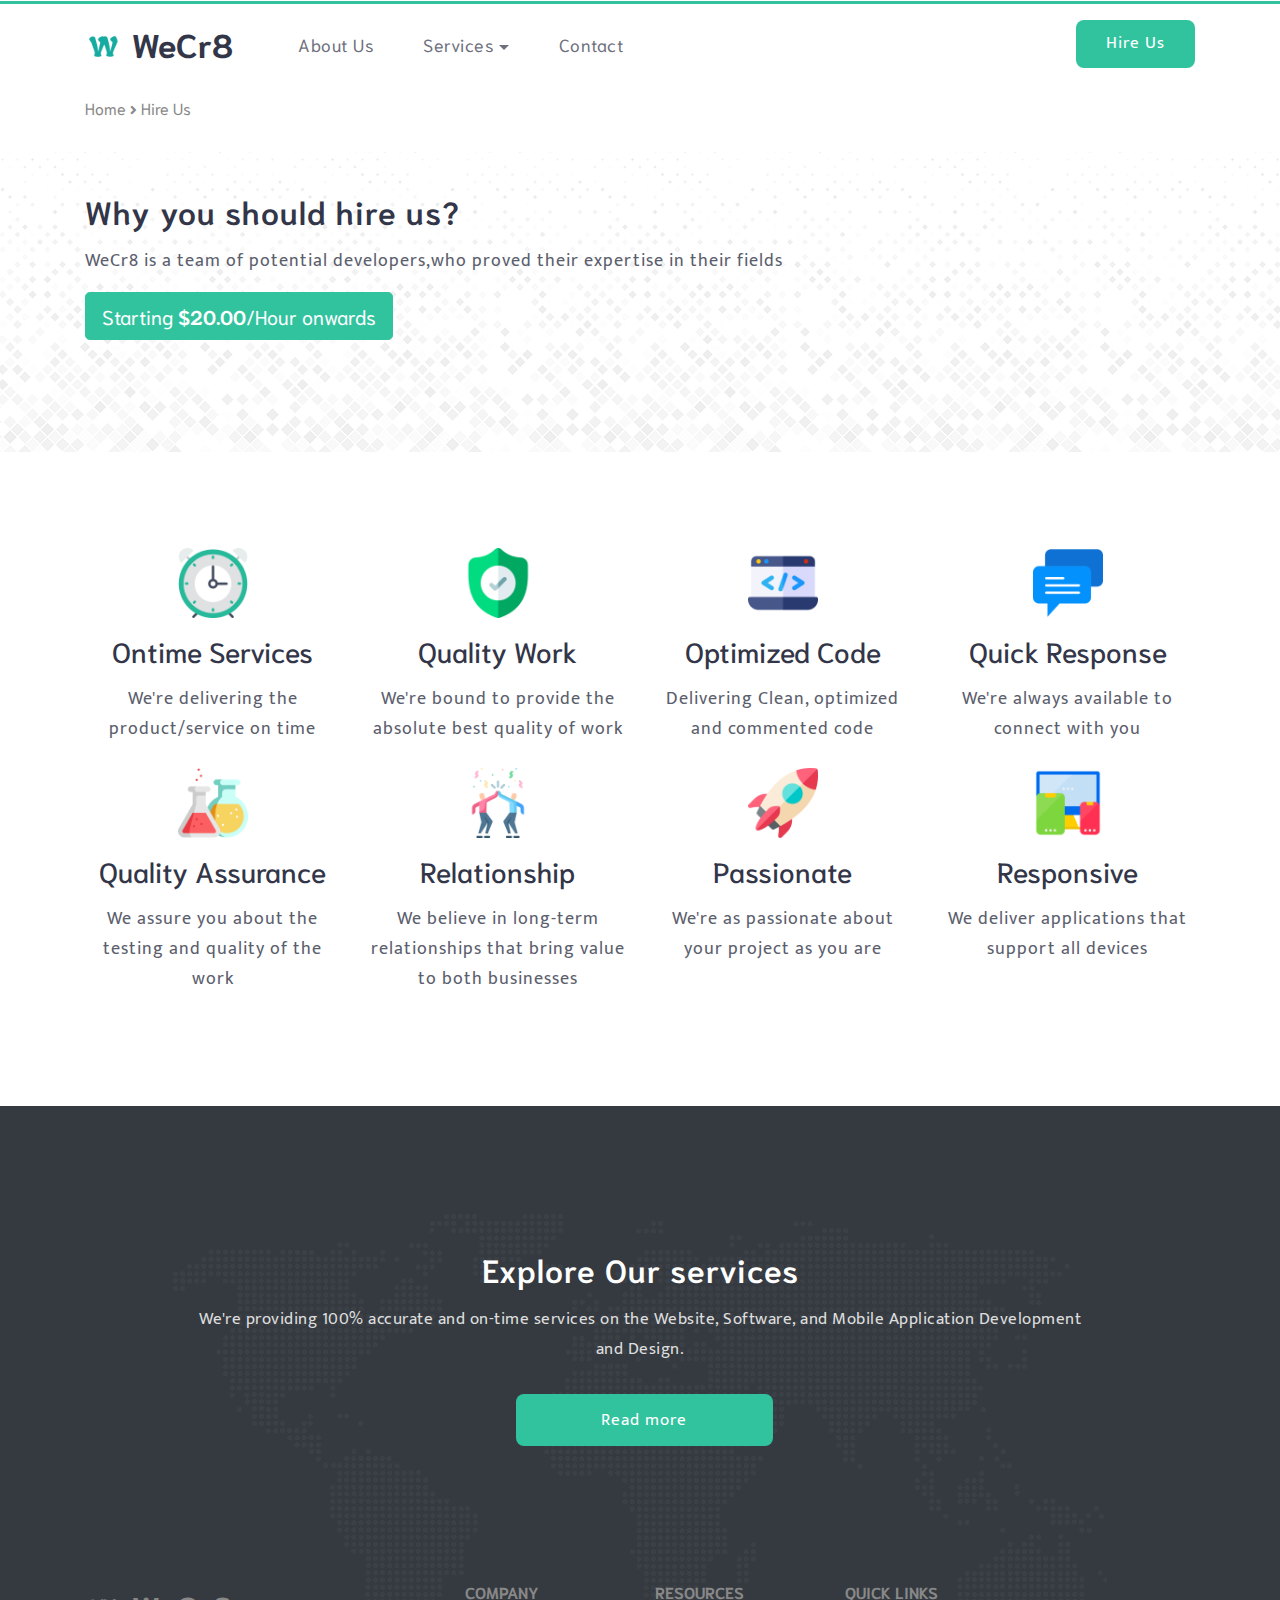
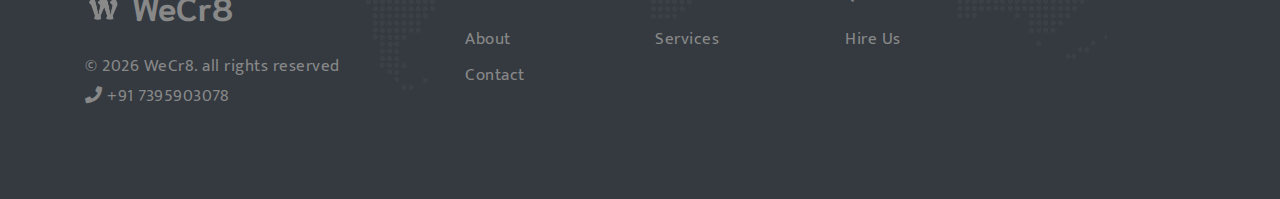
<file: hire.html>
<!DOCTYPE html>
<html>
<head>
    <meta charset="utf-8" />
    <meta name="viewport" content="width=device-width, initial-scale=1.0">
    <title>Hire Us • WeCr8 </title>
    <!-- Chrome, Firefox OS and Opera -->
    <meta name="theme-color" content="#2aae8d" />
    <!-- Windows Phone -->
    <meta name="msapplication-navbutton-color" content="#2aae8d" />
    <!-- iOS Safari -->
    <meta name="apple-mobile-web-app-status-bar-style" content="#2aae8d" />
    <meta http-equiv="Content-Type" content="text/html; charset=UTF-8" />
    <meta name="p:domain_verify" content="003425645fc5d664126173e33c05e182" />
    <meta name="viewport" content="width=device-width">
    <meta name="google-translate-customization" content="1be607a26de53f27-92196adc5e349e1a-gf065f9347d942d4f-14" />

   


    <script src="assets/js/jquery-2.2.3.min.js"></script>
    <!-- css files -->
    <link href="assets/css/bootstrap.css" rel='stylesheet' type='text/css' />
    <!-- bootstrap css -->
    <link href="assets/css/style.css?v=1.5" rel='stylesheet' type='text/css' />
    <!-- custom css -->
    <link href="assets/css/fontawesome-all.css" rel="stylesheet">
    <!-- fontawesome css -->
    <!-- //css files -->
    <!-- google fonts -->
    <link href="//fonts.googleapis.com/css?family=Mukta:200,300,400,500,600,700,800&amp;subset=devanagari,latin-ext" rel="stylesheet">
    <link href="//fonts.googleapis.com/css?family=Niramit:200,200i,300,300i,400,400i,500,500i,600,600i,700,700i&amp;subset=latin-ext,thai,vietnamese" rel="stylesheet">
    <!-- //google fonts -->
    <!-- Global site tag (gtag.js) - Google Analytics -->
    <script async src="https://www.googletagmanager.com/gtag/js?id=UA-125857260-1"></script>
    <script>
        window.dataLayer = window.dataLayer || [];
        function gtag() { dataLayer.push(arguments); }
        gtag('js', new Date());

        gtag('config', 'UA-125857260-1');
    </script>

    <script>
        addEventListener("load", function () {
            setTimeout(hideURLbar, 0);
        }, false);

        function hideURLbar() {
            window.scrollTo(0, 1);
        }
    </script>
    
    <style>
        .service-style {
            width: 100%;
            background-color: transparent !important;
        }

            .service-style:hover {
                background-color: #f1f1f1 !important;
            }

        .client-style {
            margin-bottom: 30px;
        }

        .tags-style {
            margin-bottom: 10px;
        }

        .service-active {
            border-bottom: 3px solid #30c39e !important;
        }

        .li-footer:hover {
            background-color: transparent !important;
        }

        ul.list-agileits-2 li a:hover,
        .social-iconsv2-2 li a:hover {
            color: white !important;
        }

        .social-iconsv2-2 li a,
        .text-grey {
            color: #888;
        }

        .cst-bg {
            background: url(assets/images/cst-bg.jpg);
            background-repeat: repeat-x;
            background-position: bottom
        }

        .cst-bg-light {
            background-image: url(assets/images/cst-bg-light.png) !important;
            background-repeat: no-repeat;
            background-position: center center;
            background-size: cover;
        }

        .quote-bg {
            background-image: url(assets/images/quote-background.jpg) !important;
            background-repeat: no-repeat;
            background-position: center center;
            background-size: cover;
        }

        .header-shadow {
            box-shadow: rgba(0, 0, 0, 0.05) 0px 0px 40px;
        }

        .cst-cookie {
            position: fixed;
            bottom: 10px;
            left: 10px;
            z-index: 999;
        }
    </style>

    <style type="text/css">
        /* Paste this css to your style sheet file or under head tag */
        /* This only works with JavaScript,
        if it's not present, don't show loader */
        .no-js #loader {
            display: none;
        }

        .js #loader {
            display: block;
            position: absolute;
            left: 100px;
            top: 0;
        }

        .cst-loader {
            position: fixed;
            left: 0px;
            top: 0px;
            width: 100%;
            height: 100%;
            z-index: 9999;
            background: url(assets/images/cst-gif.gif) center no-repeat #fff;
        }
    </style>
    <script>
        //paste this code under head tag or in a seperate js file.
        // Wait for window load
        $(window).on("load", function () {
            // Animate loader off screen
            $(".cst-loader").fadeOut("slow");
        });
    </script>
</head>
<body>
    <div class="cst-loader"></div>
    <!-- header -->
    <header class="bg-white py-1">
        <div class="container">
            <nav class="navbar navbar-expand-lg navbar-light">
                <h1>
                    <a class="navbar-brand" href="/">
                        <img height="38" style="margin-top: -4px" src="assets/images/cst-logo.png" alt="we-cr8 Logo" />
                        <strong>WeCr8</strong>
                    </a>
                </h1>
                <button class="navbar-toggler" type="button" data-toggle="collapse" data-target="#navbarSupportedContent" aria-controls="navbarSupportedContent" aria-expanded="false" aria-label="Toggle navigation">
                    <span class="navbar-toggler-icon"></span>
                </button>

                <div class="collapse navbar-collapse" id="navbarSupportedContent">
                    <ul class="navbar-nav ml-lg-4 mr-auto">
                        <li class="nav-item">
                            <a class="nav-link" href="about.html">About Us</a>
                
                        </li>
                        <li class="nav-item dropdown">
                            <a class="nav-link dropdown-toggle" href="#" id="A2" role="button" data-toggle="dropdown" aria-haspopup="true" aria-expanded="false">
                                Services
                            </a>
                            <div class="dropdown-menu" aria-labelledby="navbarDropdown">
                                
                                <a class="dropdown-item" href="services/software-development.html">Software Development</a>
                                <a class="dropdown-item" href="services/website-development.html">Website Development</a>
                                <a class="dropdown-item" href="services/mobile-app-development.html">Mobile App Development</a>
                                <a class="dropdown-item" href="services/graphics-designing.html">Graphics Designing</a>
                                <a class="dropdown-item" href="services/cloud-services.html">Cloud Services</a>
                                <a class="dropdown-item" href="services/helpline.html">Help Line</a>
                                <a class="dropdown-item" href="services.html">Explore all Services</a>
                            </div>
                        </li>
                        <li class="nav-item">
                            <a class="nav-link" href="contact.html">Contact</a>
                        </li>
                    </ul>
                    <div class="header-right">
                        <a href="hire.html" class="contact">Hire Us</a>
                    </div>
                </div>
            </nav>
        </div>
    </header>
    <!-- //header -->

        <!-- banner -->
        <section class="inner-banner bg-white">
            <div class="container">
            </div>
        </section>
        <!-- //banner -->
        <!-- subscribe -->
        <section>
            <div class="container pt-3 pb-2">
                <span class="text-grey">
                    
                        <span class="text-grey">Home</span>
                    </a> <span> <i class="fa fa-angle-right" style="font-size:smaller"></i> </span>Hire Us
                </span>
            </div>
        </section>
    
<!-- about -->
<section class="about-us py-5 cst-bg">
    <div class="container py-md-3">
        <div class="heading mb-5">
            <h3 class="head">Why you should hire us?</h3>
            <p class="my-3">WeCr8 is a team of potential developers,who proved their expertise in their fields</p>
            <button class="btn btn-primary btn-lg">Starting <strong>$20.00</strong>/Hour onwards </button>
        </div>
    </div>
</section>
<!-- about -->
<!-- latest news -->
<section class="about-us py-5">
    <div class="container py-md-5">
        <div class="row">
            <div class="col-xl-3 col-md-4 col-sm-6 col-12 text-center">
                <img src="assets/images/timer.png" height="70" alt="Ontime Services" />
                <h3 class="my-3">Ontime Services</h3>
                <p class="mb-4">We're delivering the product/service on time</p>
            </div>
            <div class="col-xl-3 col-md-4 col-sm-6 col-12 text-center">
                <img src="assets/images/quality.png" height="70" alt="Quality Work" />
                <h3 class="my-3">Quality Work</h3>
                <p class="">We're bound to provide the absolute best quality of work</p>
            </div>
            <div class="col-xl-3 col-md-4 col-sm-6 col-12 text-center">
                <img src="assets/images/code.png" height="70" alt="Optimized Code" />
                <h3 class="my-3">Optimized Code</h3>
                <p class="">Delivering Clean, optimized and commented code</p>
            </div>
            <div class="col-xl-3 col-md-4 col-sm-6 col-12 text-center">
                <img src="assets/images/chat.png" height="70" alt="Quick Response" />
                <h3 class="my-3">Quick Response</h3>
                <p class="">We're always available to connect with you</p>
            </div>
            <div class="col-xl-3 col-md-4 col-sm-6 col-12 text-center">
                <img src="assets/images/testing.png" height="70" alt="Quality Assurance" />
                <h3 class="my-3">Quality Assurance</h3>
                <p class="">We assure you about the testing and quality of the work</p>
            </div>
            <div class="col-xl-3 col-md-4 col-sm-6 col-12 text-center">
                <img src="assets/images/business-relation.png" height="70" alt="Relationship" />
                <h3 class="my-3">Relationship</h3>
                <p class="">We believe in long-term relationships that bring value to both businesses</p>
            </div>
            <div class="col-xl-3 col-md-4 col-sm-6 col-12 text-center">
                <img src="assets/images/passionate.png" height="70" alt="Passionate" />
                <h3 class="my-3">Passionate</h3>
                <p class="">We're as passionate about your project as you are</p>
            </div>
            <div class="col-xl-3 col-md-4 col-sm-6 col-12 text-center">
                <img src="assets/images/responsive.png" height="70" alt="Responsive" />
                <h3 class="my-3">Responsive</h3>
                <p class="">We deliver applications that support all devices</p>
            </div>
        </div>
    </div>
</section>
<!-- //latest news -->
<!-- about --
<div class="bg-light">
    <section class="about-us py-5">
    <div class="container py-md-3">
        <div class="heading mb-5">
            <h3 class="my-3 text-center">Programming languages we're using</h3>
            <br />
            <div class="row">
                <div class="col-xl-2 col-md-3 col-sm-4 col-4 text-center">
                    <img src="assets/images/svg/angularjs-original.svg" height="70" alt="AngularJS" /><p class="">AngularJS</p>
                </div>
                <div class="col-xl-2 col-md-3 col-sm-4 col-4 text-center">
                    <img src="assets/images/svg/bootstrap-plain.svg" height="70" alt="Bootstrap" /><p class="">Bootstrap</p>
                </div>
                <div class="col-xl-2 col-md-3 col-sm-4 col-4 text-center">
                    <img src="assets/images/svg/csharp-original.svg" height="70" alt="C#" /><p class="">C#</p>
                </div>
                <div class="col-xl-2 col-md-3 col-sm-4 col-4 text-center">
                    <img src="assets/images/svg/css3-original.svg" height="70" alt="CSS3" /><p class="">CSS3</p>
                </div>
                <div class="col-xl-2 col-md-3 col-sm-4 col-4 text-center">
                    <img src="assets/images/svg/dot-net-original.svg" height="70" alt=".Net" /><p class="">.Net</p>
                </div>
                <div class="col-xl-2 col-md-3 col-sm-4 col-4 text-center">
                    <img src="assets/images/svg/html5-original.svg" height="70" alt="HTML5" /><p class="">HTML5</p>
                </div>
                <div class="col-xl-2 col-md-3 col-sm-4 col-4 text-center">
                    <img src="assets/images/svg/java-original.svg" height="70" alt="Java" /><p class="">Java</p>
                </div>
                <div class="col-xl-2 col-md-3 col-sm-4 col-4 text-center">
                    <img src="assets/images/svg/javascript-original.svg" height="70" alt="JavaScript" /><p class="">JavaScript</p>
                </div>

                <div class="col-xl-2 col-md-3 col-sm-4 col-4 text-center">
                    <img src="assets/images/svg/jquery-original.svg" height="70" alt="JQuery" /><p class="">JQuery</p>
                </div>
                <div class="col-xl-2 col-md-3 col-sm-4 col-4 text-center">
                    <img src="assets/images/svg/mysql-original.svg" height="70" alt="MySQL" /><p class="">MySQL</p>
                </div>
                <div class="col-xl-2 col-md-3 col-sm-4 col-4 text-center">
                    <img src="assets/images/svg/nodejs-original.svg" height="70" alt="NodeJS" /><p class="">NodeJS</p>
                </div>
                <div class="col-xl-2 col-md-3 col-sm-4 col-4 text-center">
                    <img src="assets/images/svg/photoshop-plain.svg" height="70" alt="Photoshop" /><p class="">Photoshop</p>
                </div>

                <div class="col-xl-2 col-md-3 col-sm-4 col-4 text-center">
                    <img src="assets/images/svg/php-original.svg" height="70" alt="PHP" /><p class="">PHP</p>
                </div>
                <div class="col-xl-2 col-md-3 col-sm-4 col-4 text-center">
                    <img src="assets/images/svg/wordpress-plain.svg" height="70" alt="WordPress" /><p class="">WordPress</p>
                </div>
            </div>
        </div>
    </div>
</section>
</div>

    

    

     <!-- footer -->
     <footer class="footer bg-dark py-5" style="background-image: url(assets/images/world-map.png);background-repeat: no-repeat;background-position: 50%;">
        <!--subscribe-->
        <section class="subscribe py-5" style="background-color:transparent;">
            <div class="container py-md-5" id="subscribeshow">
                <div class="heading">

                    <h3 class="head text-center">Explore Our services</h3>
                    <p class="my-3 head text-center">
                        We're providing 100% accurate and on-time services on the Website, Software, and Mobile Application Development and Design.
                        <br/>
                        <br/>
                        <a href="services.html">
                            <input type="submit" value="Read more">
                        </a>
                    </p>
                </div>
            </div>
        </section>
        <div class="container py-sm-4">
            <div class="row">
                <div class="col-lg-4 mb-lg-0 mb-4 footer-top">
                    <h2>
                        <a class="navbar-brand" style="color:#888" href="index.html">
                            <img height="38" style="margin-top: -4px" src="assets/images/cst-logo-grey.png" alt="we-cr8 Logo" />
                            <strong>WeCr8</strong>
                        </a>
                    </h2>
                    <p class="my-3 head">
                        
                        &copy;
                        <script type="text/javascript">var creditsyear = new Date(); document.write(creditsyear.getFullYear());</script>
                        WeCr8. all rights reserved<br />
                        <span> <i class="fab fa fa-phone"></i>&nbsp;+91 7395903078</span>
                    </p>
                    
                </div>
            
                <div class="col-lg-2 col-sm-3 col-6 footv3-left">
                    <h6 class="mb-4 cst_title text-grey text-uppercase"><strong>Company</strong></h6>
                    <ul class="list-agileits list-agileits-2">
                        <li class="my-2 li2 li-footer">
                            <a href="about.html">
                                About
                            </a>
                        </li>
                        <li class="my-2 li2 li-footer">
                            <a href="contact.html">
                                Contact
                            </a>
                        </li>
                    </ul>
                </div>
                <!--
                <div class="col-lg-2 col-sm-3 col-6">
                    <h6 class="mb-4 cst_title text-grey text-uppercase"><strong>Partnership</strong></h6>
                    <ul class="list-agileits list-agileits-2">
                        <li class="my-2 li2 li-footer">
                            <a href="/affiliate-partner">
                                Affiliate Partner
                            </a>
                        </li>
                        
                        <li class="mb-2 li2 li-footer">
                            <a href="/technology-partner">
                                Technology Partner
                            </a>
                        </li>
                    </ul>
                </div>
                -->
                <div class="col-lg-2 col-sm-3 col-6 mt-sm-0 mt-4">
                    <h6 class="mb-4 cst_title text-grey text-uppercase"><strong>Resources</strong></h6>
                    <ul class="list-agileits list-agileits-2">
                        <li class="my-2 li2 li-footer">
                            <a href="services.html">
                                Services
                            </a>
                        </li>
                        
                    </ul>
                </div>

                <div class="col-lg-2 col-sm-3 col-6 mt-sm-0 mt-4">
                    <h6 class="mb-4 cst_title text-grey text-uppercase"><strong>Quick Links</strong></h6>
                    <ul class="list-agileits list-agileits-2">
                        <li class="mb-2 li2 li-footer">
                            <a href="hire.html">
                                Hire Us
                            </a>
                        </li>
                        
                    </ul>
                </div>
            </div>
        </div>
    </footer>
    <!-- //footer -->
    <!-- //Header Menu Active -->
    <script>
        var current = location.pathname;
        if (current != "/") {
            $('.navbar-nav li a').each(function () {
                var active = 0;
                var $li = $(this);

                $li.each(function () {
                    var $this = $(this);
                    // if the current path is like this link, make it active
                    if ($this.attr('href').indexOf(current) !== -1) {
                        //$this.addClass('liactive');
                        active = 1;
                    }
                })
                $('.dropdown-menu a').each(function () {
                    var $this = $(this);
                    // if the current path is like this link, make it active
                    if ($this.attr('href') == current) {
                        $this.addClass('liactive2');
                        $this.parent().parent().addClass('liactive');
                        $this.href = "#";
                    }
                })

                if (active == 1)
                    $li.parent().addClass('liactive');
            })
        }
    </script>
    <script>
        var current = location.pathname;
        if (current != "/") {
            $('.services a').each(function () {
                var active = 0;
                var $li = $(this);

                $li.each(function () {
                    var $this = $(this);
                    // if the current path is like this link, make it active
                    if ($this.attr('href').indexOf(current) !== -1) {
                        //$this.addClass('liactive');
                        active = 1;
                    }
                })

                if (active == 1)
                    $li.children().addClass('service-active');
            })
        }
    </script>
    <!-- //Header Menu Active -->
    <!-- js -->
    <script src="assets/js/bootstrap.js"></script>
    <!-- //js -->
    <!-- dropdown nav -->
    <script>
        $(document).ready(function () {
            $(".dropdown").hover(
                function () {
                    $('.dropdown-menu', this).stop(true, true).slideDown("fast");
                    $(this).toggleClass('open');
                },
                function () {
                    $('.dropdown-menu', this).stop(true, true).slideUp("fast");
                    $(this).toggleClass('open');
                }
            );
        });
    </script>
    <!-- //dropdown nav -->

    <script src="assets/js/smoothscroll.js"></script>
    <!-- Smooth scrolling -->

    <script>
        $(window).scroll(function () {
            var scroll = $(window).scrollTop();
            if (scroll >= 300) {
                $("header").addClass("header-shadow");
            } else {
                $("header").removeClass("header-shadow");
            }
        });
    </script>
</body>
</html>
</file>
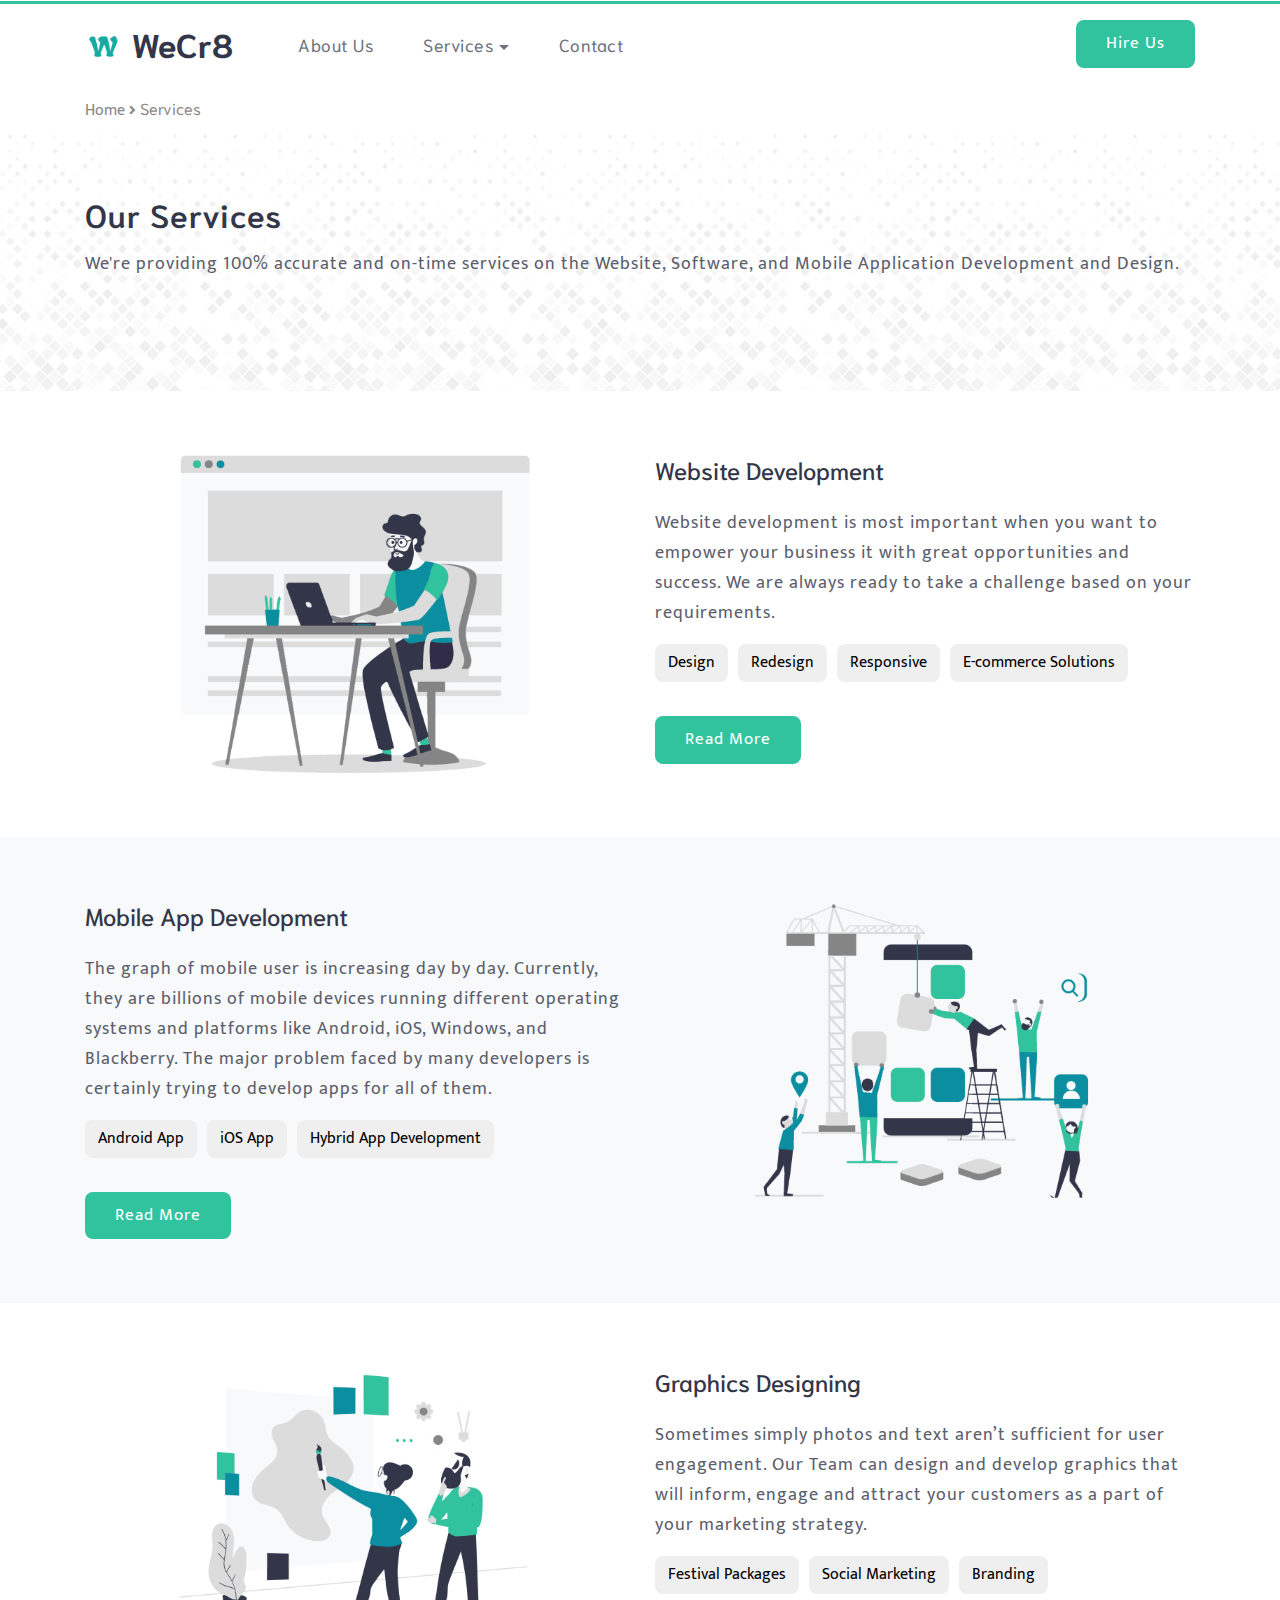
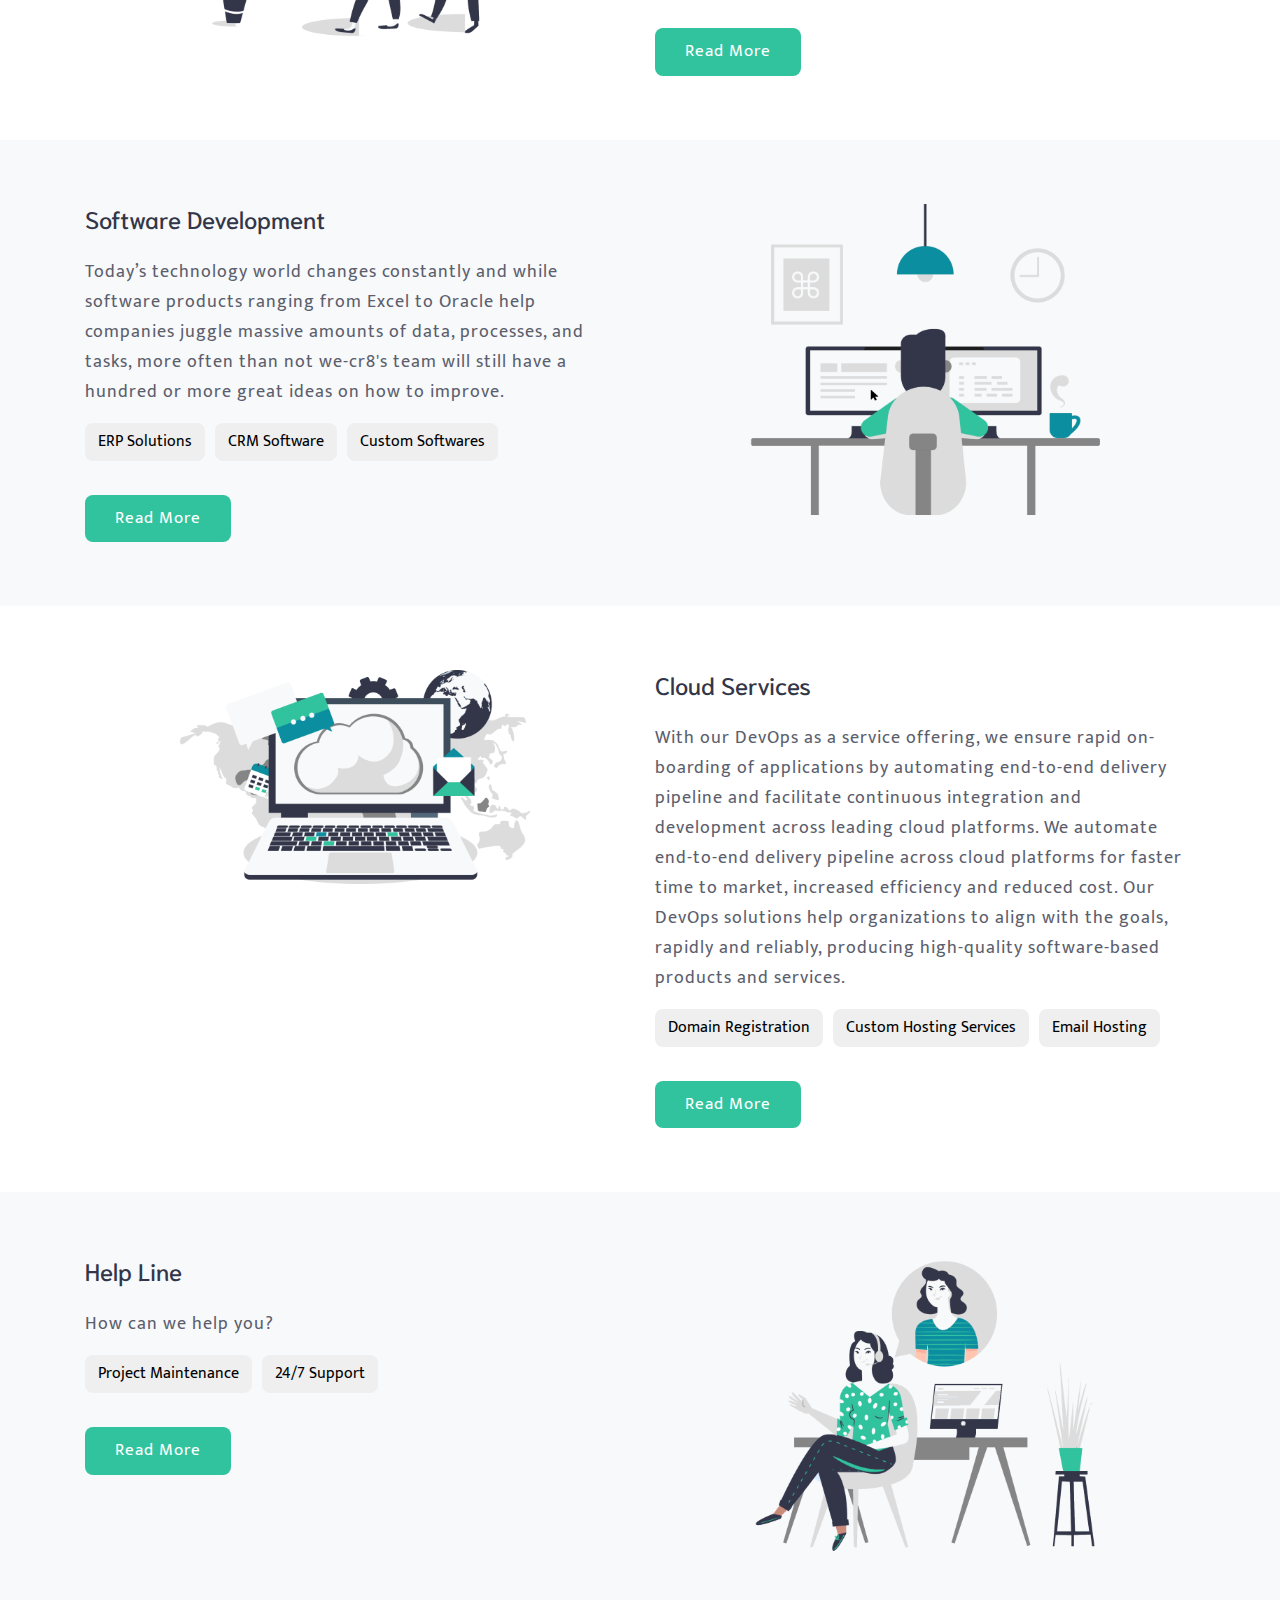
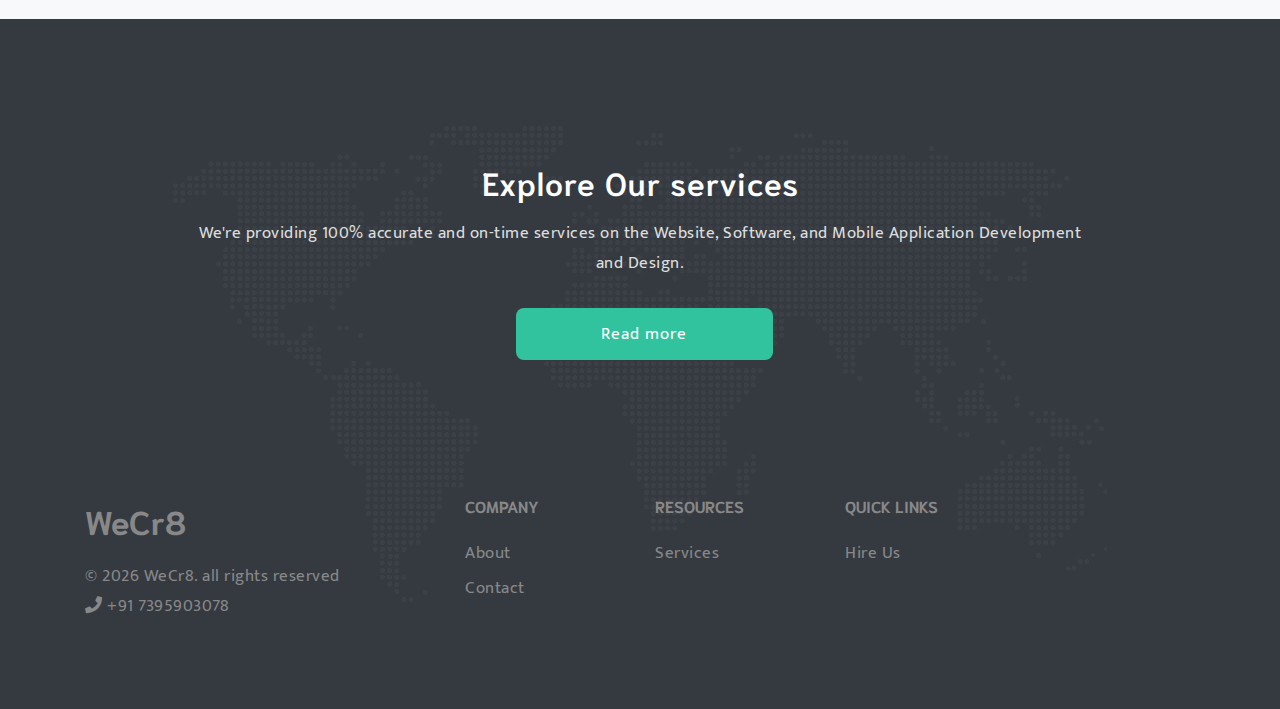
<file: services.html>
<!DOCTYPE html>
<html>
<head>
    <meta charset="utf-8" />
    <meta name="viewport" content="width=device-width, initial-scale=1.0">
    <title>Services • WeCr8 </title>
    <!-- Chrome, Firefox OS and Opera -->
    <meta name="theme-color" content="#2aae8d" />
    <!-- Windows Phone -->
    <meta name="msapplication-navbutton-color" content="#2aae8d" />
    <!-- iOS Safari -->
    <meta name="apple-mobile-web-app-status-bar-style" content="#2aae8d" />
    <meta http-equiv="Content-Type" content="text/html; charset=UTF-8" />
    <meta name="p:domain_verify" content="003425645fc5d664126173e33c05e182" />
    <meta name="viewport" content="width=device-width">
    <meta name="google-translate-customization" content="1be607a26de53f27-92196adc5e349e1a-gf065f9347d942d4f-14" />

    <script src="assets/js/jquery-2.2.3.min.js"></script>
    <!-- css files -->
    <link href="assets/css/bootstrap.css" rel='stylesheet' type='text/css' />
    <!-- bootstrap css -->
    <link href="assets/css/style.css" rel='stylesheet' type='text/css' />
    <!-- custom css -->
    <link href="assets/css/fontawesome-all.css" rel="stylesheet">
    <!-- fontawesome css -->
    <!-- //css files -->
    <!-- google fonts -->
    <link href="https://fonts.googleapis.com/css?family=Mukta:200,300,400,500,600,700,800&amp;subset=devanagari,latin-ext" rel="stylesheet">
    <link href="https://fonts.googleapis.com/css?family=Niramit:200,200i,300,300i,400,400i,500,500i,600,600i,700,700i&amp;subset=latin-ext,thai,vietnamese" rel="stylesheet">
    <!-- //google fonts -->
    <!-- Global site tag (gtag.js) - Google Analytics -->
    <script async src="https://www.googletagmanager.com/gtag/js?id=UA-125857260-1"></script>
    <script>
        window.dataLayer = window.dataLayer || [];
        function gtag() { dataLayer.push(arguments); }
        gtag('js', new Date());

        gtag('config', 'UA-125857260-1');
    </script>

    <script>
        addEventListener("load", function () {
            setTimeout(hideURLbar, 0);
        }, false);

        function hideURLbar() {
            window.scrollTo(0, 1);
        }
    </script>
    
    <style>
        .service-style {
            width: 100%;
            background-color: transparent !important;
        }

            .service-style:hover {
                background-color: #f1f1f1 !important;
            }

        .client-style {
            margin-bottom: 30px;
        }

        .tags-style {
            margin-bottom: 10px;
        }

        .service-active {
            border-bottom: 3px solid #30c39e !important;
        }

        .li-footer:hover {
            background-color: transparent !important;
        }

        ul.list-agileits-2 li a:hover,
        .social-iconsv2-2 li a:hover {
            color: white !important;
        }

        .social-iconsv2-2 li a,
        .text-grey {
            color: #888;
        }

        .cst-bg {
            background: url(assets/images/cst-bg.jpg);
            background-repeat: repeat-x;
            background-position: bottom
        }

        .cst-bg-light {
            background-image: url(assets/images/cst-bg-light.png) !important;
            background-repeat: no-repeat;
            background-position: center center;
            background-size: cover;
        }

        .quote-bg {
            background-image: url(assets/images/quote-background.jpg) !important;
            background-repeat: no-repeat;
            background-position: center center;
            background-size: cover;
        }

        .header-shadow {
            box-shadow: rgba(0, 0, 0, 0.05) 0px 0px 40px;
        }

        .cst-cookie {
            position: fixed;
            bottom: 10px;
            left: 10px;
            z-index: 999;
        }
    </style>

    <style type="text/css">
        /* Paste this css to your style sheet file or under head tag */
        /* This only works with JavaScript,
        if it's not present, don't show loader */
        .no-js #loader {
            display: none;
        }

        .js #loader {
            display: block;
            position: absolute;
            left: 100px;
            top: 0;
        }

        .cst-loader {
            position: fixed;
            left: 0px;
            top: 0px;
            width: 100%;
            height: 100%;
            z-index: 9999;
            background: url(assets/images/cst-gif.gif) center no-repeat #fff;
        }
    </style>
    <script>
        //paste this code under head tag or in a seperate js file.
        // Wait for window load
        $(window).on("load", function () {
            // Animate loader off screen
            $(".cst-loader").fadeOut("slow");
        });
    </script>
</head>
<body>
    <div class="cst-loader"></div>
    <!-- header -->
    <header class="bg-white py-1">
        <div class="container">
            <nav class="navbar navbar-expand-lg navbar-light">
                <h1>
                    <a class="navbar-brand" href="index.html">
                        <img height="38" style="margin-top: -4px" src="assets/images/cst-logo.png" alt="we-cr8 Logo" />
                        <strong>WeCr8</strong>
                    </a>
                </h1>
                <button class="navbar-toggler" type="button" data-toggle="collapse" data-target="#navbarSupportedContent" aria-controls="navbarSupportedContent" aria-expanded="false" aria-label="Toggle navigation">
                    <span class="navbar-toggler-icon"></span>
                </button>

                <div class="collapse navbar-collapse" id="navbarSupportedContent">
                    <ul class="navbar-nav ml-lg-4 mr-auto">
                        <li class="nav-item">
                            <a class="nav-link" href="about.html">About Us</a>
                
                        </li>
                        <li class="nav-item dropdown">
                            <a class="nav-link dropdown-toggle" href="#" id="A2" role="button" data-toggle="dropdown" aria-haspopup="true" aria-expanded="false">
                                Services
                            </a>
                            <div class="dropdown-menu" aria-labelledby="navbarDropdown">
                                
                                <a class="dropdown-item" href="services/software-development.html">Software Development</a>
                                <a class="dropdown-item" href="services/website-development.html">Website Development</a>
                                <a class="dropdown-item" href="services/mobile-app-development.html">Mobile App Development</a>
                                <a class="dropdown-item" href="services/graphics-designing.html">Graphics Designing</a>
                                <a class="dropdown-item" href="services/cloud-services.html">Cloud Services</a>
                                <a class="dropdown-item" href="services/helpline.html">Help Line</a>
                                <a class="dropdown-item" href="services.html">Explore all Services</a>
                            </div>
                        </li>
                        <li class="nav-item">
                            <a class="nav-link" href="contact.html">Contact</a>
                        </li>
                    </ul>
                    <div class="header-right">
                        <a href="hire.html" class="contact">Hire Us</a>
                    </div>
                </div>
            </nav>
        </div>
    </header>
    <!-- //header -->

        <!-- banner -->
        <section class="inner-banner bg-white">
            <div class="container">
            </div>
        </section>
        <!-- //banner -->
        <!-- subscribe -->
        <section>
            <div class="container pt-3 pb-2">
                <span class="text-grey">
                    <a href="index.html">
                        <span class="text-grey">Home</span>
                    </a> <span> <i class="fa fa-angle-right" style="font-size:smaller"></i> </span>Services
                </span>
            </div>
        </section>
    
<!-- about -->
<section class="about-us py-5 cst-bg">
    <div class="container py-md-3">
        <div class="heading mb-5">
            <h3 class="head">Our Services</h3>
            <p class="my-3">We're providing 100% accurate and on-time services on the Website, Software, and Mobile Application Development and Design.</p>
        </div>
    </div>
</section>
<!-- about -->
<section class="about-us py-5">
    <div class="container py-md-3">
        <div class="row bottom-grids">
            <div class="col-lg-6 col-md-12 text-center">
                <img src="assets/images/website-development.png" class="mobile-img" alt="Website Development" />
            </div>
            <div class="col-lg-6 col-md-12">
                <h4 class="">Website Development</h4>
                <br />
                <p>
                    Website development is most important when you want to empower your business it with great opportunities and success. We are always ready to take a challenge based on your requirements.
                </p>
                <p class="mb-4">
                    <button type="button" class="btn btn-labeled btn-default tags-style">Design</button>&nbsp;
                    <button type="button" class="btn btn-labeled btn-default tags-style">Redesign</button>&nbsp;
                    <button type="button" class="btn btn-labeled btn-default tags-style">Responsive</button>&nbsp;
                    <button type="button" class="btn btn-labeled btn-default tags-style">E-commerce Solutions</button>
                </p>
                <a href="services/website-development.html">Read More</a>
            </div>
        </div>
    </div>
</section>
<section class="about-us bg-light py-5">
    <div class="container py-md-3">
        <div class="row bottom-grids flex-column-reverse flex-lg-row">

            <div class="col-lg-6 col-md-12">
                <h4 class="">Mobile App Development</h4>
                <br />
                <p>
                    The graph of mobile user is increasing day by day. Currently, they are billions of mobile devices running different operating systems and platforms like Android, iOS, Windows, and Blackberry. The major problem faced by many developers is certainly trying to develop apps for all of them.
                </p>
                <p class="mb-4">
                    <button type="button" class="btn btn-labeled btn-default tags-style">Android App</button>&nbsp;
                    <button type="button" class="btn btn-labeled btn-default tags-style">iOS App</button>&nbsp;
                    <button type="button" class="btn btn-labeled btn-default tags-style">Hybrid App Development</button>
                </p>
                <a href="services/mobile-app-development.html">Read More</a>
            </div>
            <div class="col-lg-6 col-md-12 text-center">
                <img src="assets/images/mobile-app-development.png" class="mobile-img" alt="Mobile App Development" />
            </div>
        </div>
    </div>
</section>
<section class="about-us py-5">
    <div class="container py-md-3">
        <div class="row bottom-grids">
            <div class="col-lg-6 col-md-12 text-center">
                <img src="assets/images/graphics-designing.png" class="mobile-img" alt="Graphics Designing" />
            </div>
            <div class="col-lg-6 col-md-12">
                <h4 class="">Graphics Designing</h4>
                <br />
                <p>
                    Sometimes simply photos and text aren’t sufficient for user engagement. Our Team can design and develop graphics that will inform, engage and attract your customers as a part of your marketing strategy.
                </p>
                <p class="mb-4">
                    <button type="button" class="btn btn-labeled btn-default tags-style">Festival Packages</button>&nbsp;
                    <button type="button" class="btn btn-labeled btn-default tags-style">Social Marketing</button>&nbsp;
                    <button type="button" class="btn btn-labeled btn-default tags-style">Branding</button>
                </p>
                <a href="services/graphics-designing.html">Read More</a>
            </div>
        </div>
    </div>
</section>
<section class="about-us bg-light py-5">
    <div class="container py-md-3">
        <div class="row bottom-grids flex-column-reverse flex-lg-row">

            <div class="col-lg-6 col-md-12">
                <h4 class="">Software Development</h4>
                <br />
                <p>
                    Today’s technology world changes constantly and while software products ranging from Excel to Oracle help companies juggle massive amounts of data, processes, and tasks, more often than not we-cr8's team will still have a hundred or more great ideas on how to improve.
                </p>
                <p class="mb-4">
                    <button type="button" class="btn btn-labeled btn-default tags-style">ERP Solutions</button>&nbsp;
                    <button type="button" class="btn btn-labeled btn-default tags-style">CRM Software</button>&nbsp;
                    <button type="button" class="btn btn-labeled btn-default tags-style">Custom Softwares</button>
                </p>
                <a href="services/software-development.html">Read More</a>
            </div>
            <div class="col-lg-6 col-md-12 text-center">
                <img src="assets/images/software-development.png" class="mobile-img" alt="Software Development" />
            </div>
        </div>
    </div>
</section>
<section class="about-us py-5">
    <div class="container py-md-3">
        <div class="row bottom-grids">
            <div class="col-lg-6 col-md-12 text-center">
                <img src="assets/images/cloud-services.png" class="mobile-img" alt="Cloud Services" />
            </div>
            <div class="col-lg-6 col-md-12">
                <h4 class="">Cloud Services</h4>
                <br />
                <p>
                    With our DevOps as a service offering, we ensure rapid on-boarding of applications by automating end-to-end delivery
                    pipeline and facilitate continuous integration and development across leading cloud platforms.
                    
                    We automate end-to-end delivery pipeline across cloud platforms for faster time to market, increased efficiency and
                    reduced cost. Our DevOps solutions help organizations to align with the goals, rapidly and reliably, producing
                    high-quality software-based products and services.
                </p>
                <p class="mb-4">
                    <button type="button" class="btn btn-labeled btn-default tags-style">Domain Registration</button>&nbsp;
                    <button type="button" class="btn btn-labeled btn-default tags-style">Custom Hosting Services</button>&nbsp;
                    <button type="button" class="btn btn-labeled btn-default tags-style">Email Hosting</button>
                </p>
                <a href="services/cloud-services.html">Read More</a>
            </div>
        </div>
    </div>
</section>
<section class="about-us bg-light py-5">
    <div class="container py-md-3">
        <div class="row bottom-grids flex-column-reverse flex-lg-row">

            <div class="col-lg-6 col-md-12">
                <h4 class="">Help Line</h4>
                <br />
                <p>
                    How can we help you?
                </p>
                <p class="mb-4">
                    <button type="button" class="btn btn-labeled btn-default tags-style">Project Maintenance</button>&nbsp;
                    <button type="button" class="btn btn-labeled btn-default tags-style">24/7 Support</button>
                </p>
                <a href="services/helpline.html">Read More</a>
            </div>
            <div class="col-lg-6 col-md-12 text-center">
                <img src="assets/images/helpline-call.png" class="mobile-img" alt="Helpline" />
            </div>
        </div>
    </div>
</section>

    

    

    <!-- footer -->
    <footer class="footer bg-dark py-5" style="background-image: url(assets/images/world-map.png);background-repeat: no-repeat;background-position: 50%;">
        <!--subscribe-->
        <section class="subscribe py-5" style="background-color:transparent;">
            <div class="container py-md-5" id="subscribeshow">
                <div class="heading">

                    <h3 class="head text-center">Explore Our services</h3>
                    <p class="my-3 head text-center">
                        We're providing 100% accurate and on-time services on the Website, Software, and Mobile Application Development and Design.
                        <br />
                        <br />
                        <a href="services.html">
                            <input type="submit" value="Read more">
                        </a>
                    </p>
                </div>
            </div>
        </section>
        <div class="container py-sm-4">
            <div class="row">
                <div class="col-lg-4 mb-lg-0 mb-4 footer-top">
                    <h2>
                        <a class="navbar-brand" style="color:#888" href="index.html>
                            <img height="38" style="margin-top: -4px" src="assets/images/cst-logo-grey.png" alt="we-cr8 Logo" />
                            <strong>WeCr8</strong>
                        </a>
                    </h2>
                    <p class="my-3 head">
                        
                        &copy;
                        <script type="text/javascript">var creditsyear = new Date(); document.write(creditsyear.getFullYear());</script>
                        WeCr8. all rights reserved<br />
                        <span> <i class="fab fa fa-phone"></i>&nbsp;+91 7395903078</span>
                    </p>
                   
                </div>
            
                <div class="col-lg-2 col-sm-3 col-6 footv3-left">
                    <h6 class="mb-4 cst_title text-grey text-uppercase"><strong>Company</strong></h6>
                    <ul class="list-agileits list-agileits-2">
                        <li class="my-2 li2 li-footer">
                            <a href="about.html">
                                About
                            </a>
                        </li>
                        <li class="my-2 li2 li-footer">
                            <a href="contact.html">
                                Contact
                            </a>
                        </li>
                    </ul>
                </div>
                <!--
                <div class="col-lg-2 col-sm-3 col-6">
                    <h6 class="mb-4 cst_title text-grey text-uppercase"><strong>Partnership</strong></h6>
                    <ul class="list-agileits list-agileits-2">
                        <li class="my-2 li2 li-footer">
                            <a href="/affiliate-partner">
                                Affiliate Partner
                            </a>
                        </li>
                        
                        <li class="mb-2 li2 li-footer">
                            <a href="/technology-partner">
                                Technology Partner
                            </a>
                        </li>
                    </ul>
                </div>
                -->
                <div class="col-lg-2 col-sm-3 col-6 mt-sm-0 mt-4">
                    <h6 class="mb-4 cst_title text-grey text-uppercase"><strong>Resources</strong></h6>
                    <ul class="list-agileits list-agileits-2">
                        <li class="my-2 li2 li-footer">
                            <a href="services.html">
                                Services
                            </a>
                        </li>
                        
                    </ul>
                </div>

                <div class="col-lg-2 col-sm-3 col-6 mt-sm-0 mt-4">
                    <h6 class="mb-4 cst_title text-grey text-uppercase"><strong>Quick Links</strong></h6>
                    <ul class="list-agileits list-agileits-2">
                        <li class="mb-2 li2 li-footer">
                            <a href="hire-us.html">
                                Hire Us
                            </a>
                        </li>
                        
                    </ul>
                </div>
            </div>
        </div>
    </footer>
    <!-- //footer -->
    <!--Header Menu Active -->
    <script>
        var current = location.pathname;
        if (current != "/") {
            $('.navbar-nav li a').each(function () {
                var active = 0;
                var $li = $(this);

                $li.each(function () {
                    var $this = $(this);
                    // if the current path is like this link, make it active
                    if ($this.attr('href').indexOf(current) !== -1) {
                        //$this.addClass('liactive');
                        active = 1;
                    }
                })
                $('.dropdown-menu a').each(function () {
                    var $this = $(this);
                    // if the current path is like this link, make it active
                    if ($this.attr('href') == current) {
                        $this.addClass('liactive2');
                        $this.parent().parent().addClass('liactive');
                        $this.href = "#";
                    }
                })

                if (active == 1)
                    $li.parent().addClass('liactive');
            })
        }
    </script>
    <script>
        var current = location.pathname;
        if (current != "/") {
            $('.services a').each(function () {
                var active = 0;
                var $li = $(this);

                $li.each(function () {
                    var $this = $(this);
                    // if the current path is like this link, make it active
                    if ($this.attr('href').indexOf(current) !== -1) {
                        //$this.addClass('liactive');
                        active = 1;
                    }
                })

                if (active == 1)
                    $li.children().addClass('service-active');
            })
        }
    </script>
    <!-- //Header Menu Active -->
    <!-- js -->
    <script src="assets/js/bootstrap.js"></script>
    <!-- //js -->
    <!-- dropdown nav -->
    <script>
        $(document).ready(function () {
            $(".dropdown").hover(
                function () {
                    $('.dropdown-menu', this).stop(true, true).slideDown("fast");
                    $(this).toggleClass('open');
                },
                function () {
                    $('.dropdown-menu', this).stop(true, true).slideUp("fast");
                    $(this).toggleClass('open');
                }
            );
        });
    </script>
    <!-- //dropdown nav -->

    <script src="assets/js/smoothscroll.js"></script>
    <!-- Smooth scrolling -->

    <script>
        $(window).scroll(function () {
            var scroll = $(window).scrollTop();
            if (scroll >= 300) {
                $("header").addClass("header-shadow");
            } else {
                $("header").removeClass("header-shadow");
            }
        });
    </script>

</body>
</html>
</file>
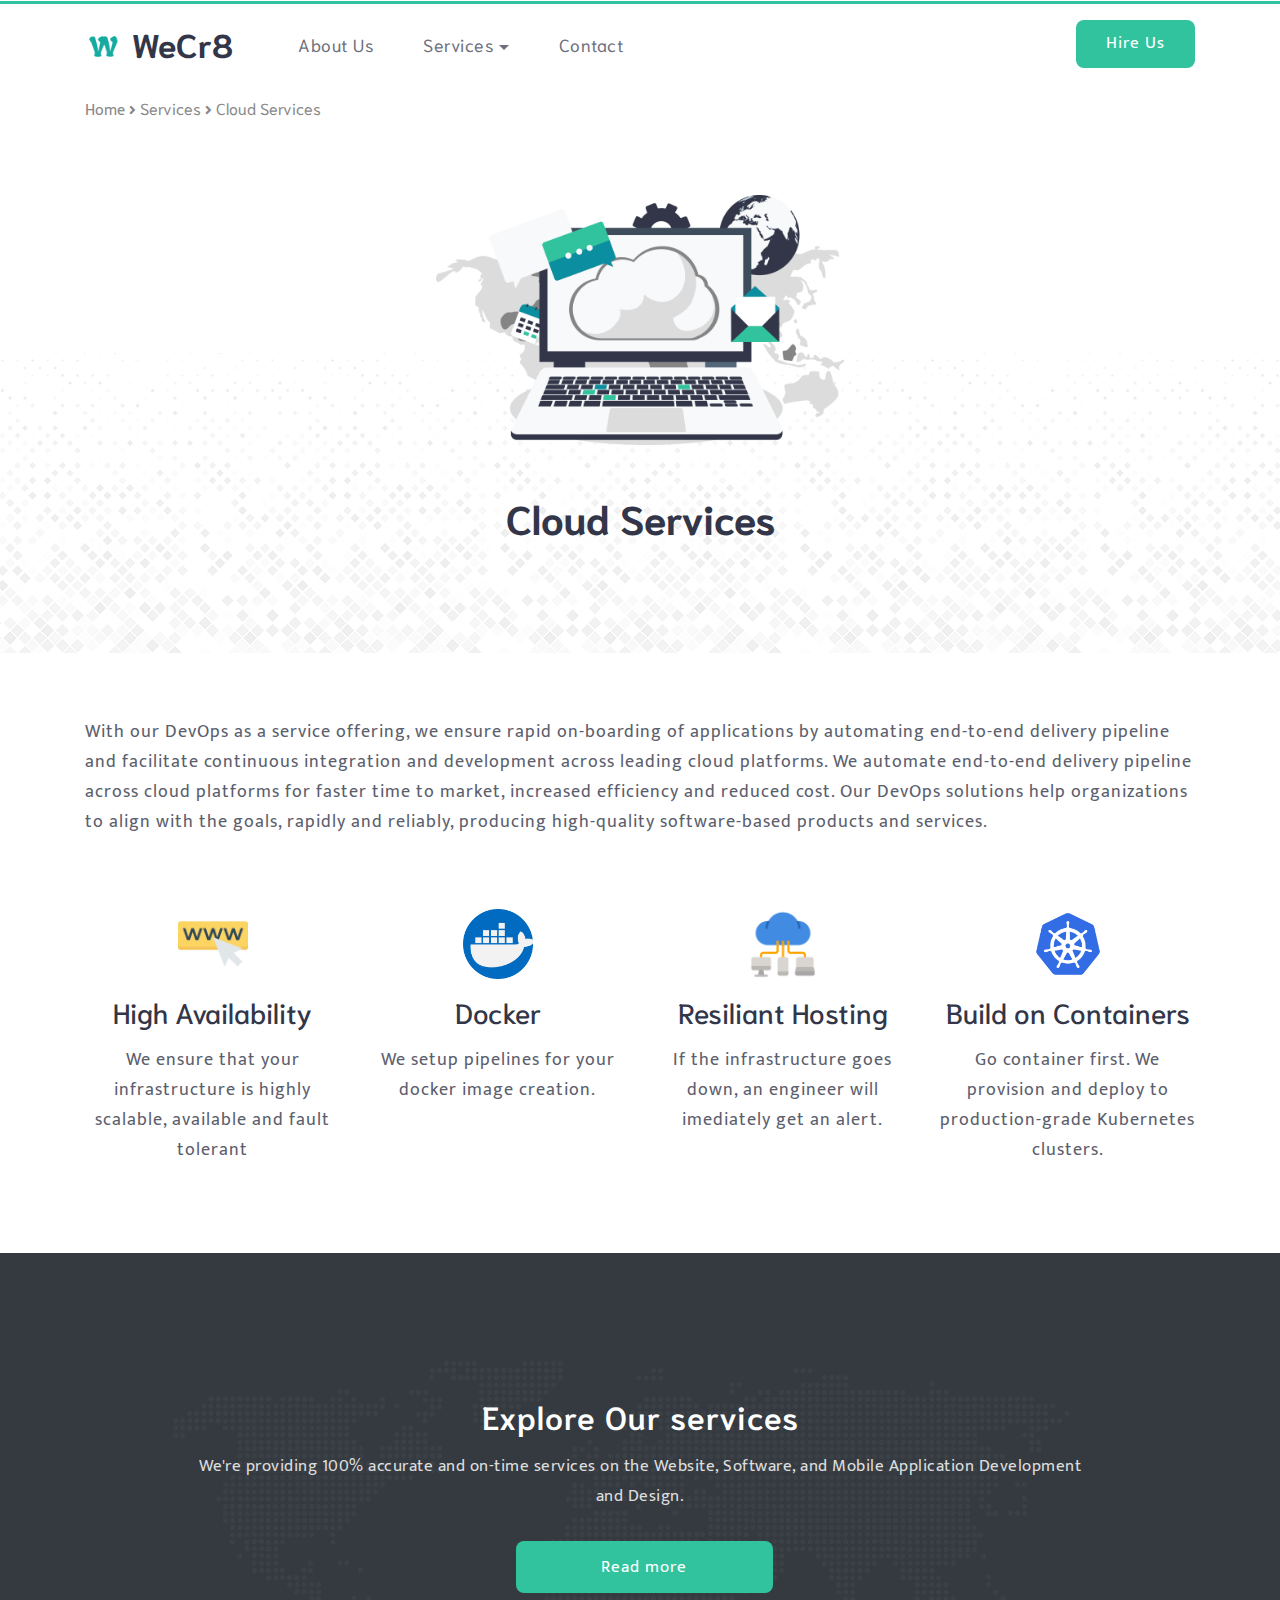
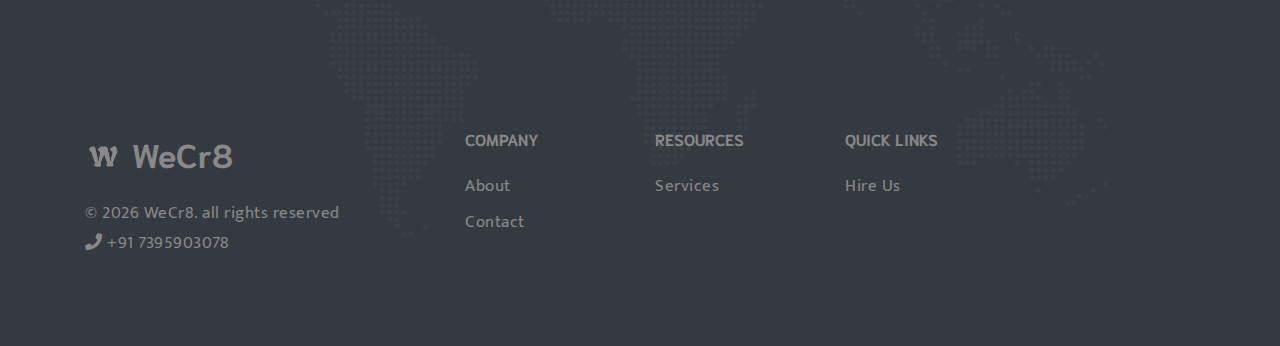
<file: services/cloud-services.html>
<!DOCTYPE html>
<html>
<head>
    <meta charset="utf-8" />
    <meta name="viewport" content="width=device-width, initial-scale=1.0">
    <title>Cloud Services • Services • WeCr8 </title>
    <!-- Chrome, Firefox OS and Opera -->
    <meta name="theme-color" content="#2aae8d" />
    <!-- Windows Phone -->
    <meta name="msapplication-navbutton-color" content="#2aae8d" />
    <!-- iOS Safari -->
    <meta name="apple-mobile-web-app-status-bar-style" content="#2aae8d" />
    <meta http-equiv="Content-Type" content="text/html; charset=UTF-8" />
    <meta name="p:domain_verify" content="003425645fc5d664126173e33c05e182" />
    <meta name="viewport" content="width=device-width">
    <meta name="google-translate-customization" content="1be607a26de53f27-92196adc5e349e1a-gf065f9347d942d4f-14" />

    <script src="../assets/js/jquery-2.2.3.min.js"></script>
    <!-- css files -->
    <link href="../assets/css/bootstrap.css" rel='stylesheet' type='text/css' />
    <!-- bootstrap css -->
    <link href="../assets/css/style.css" rel='stylesheet' type='text/css' />
    <!-- custom css -->
    <link href="../assets/css/fontawesome-all.css" rel="stylesheet">
    <!-- fontawesome css -->
    <!-- //css files -->
    <!-- google fonts -->
    <link href="https://fonts.googleapis.com/css?family=Mukta:200,300,400,500,600,700,800&amp;subset=devanagari,latin-ext" rel="stylesheet">
    <link href="https://fonts.googleapis.com/css?family=Niramit:200,200i,300,300i,400,400i,500,500i,600,600i,700,700i&amp;subset=latin-ext,thai,vietnamese" rel="stylesheet">
    <!-- //google fonts -->
    <!-- Global site tag (gtag.js) - Google Analytics -->
    <script async src="https://www.googletagmanager.com/gtag/js?id=UA-125857260-1"></script>
    <script>
        window.dataLayer = window.dataLayer || [];
        function gtag() { dataLayer.push(arguments); }
        gtag('js', new Date());

        gtag('config', 'UA-125857260-1');
    </script>

    <script>
        addEventListener("load", function () {
            setTimeout(hideURLbar, 0);
        }, false);

        function hideURLbar() {
            window.scrollTo(0, 1);
        }
    </script>
    
    <style>
        .service-style {
            width: 100%;
            background-color: transparent !important;
        }

            .service-style:hover {
                background-color: #f1f1f1 !important;
            }

        .client-style {
            margin-bottom: 30px;
        }

        .tags-style {
            margin-bottom: 10px;
        }

        .service-active {
            border-bottom: 3px solid #30c39e !important;
        }

        .li-footer:hover {
            background-color: transparent !important;
        }

        ul.list-agileits-2 li a:hover,
        .social-iconsv2-2 li a:hover {
            color: white !important;
        }

        .social-iconsv2-2 li a,
        .text-grey {
            color: #888;
        }

        .cst-bg {
            background: url(assets/images/cst-bg.jpg);
            background-repeat: repeat-x;
            background-position: bottom
        }

        .cst-bg-light {
            background-image: url(assets/images/cst-bg-light.png) !important;
            background-repeat: no-repeat;
            background-position: center center;
            background-size: cover;
        }

        .quote-bg {
            background-image: url(assets/images/quote-background.jpg) !important;
            background-repeat: no-repeat;
            background-position: center center;
            background-size: cover;
        }

        .header-shadow {
            box-shadow: rgba(0, 0, 0, 0.05) 0px 0px 40px;
        }

        .cst-cookie {
            position: fixed;
            bottom: 10px;
            left: 10px;
            z-index: 999;
        }
    </style>

    <style type="text/css">
        /* Paste this css to your style sheet file or under head tag */
        /* This only works with JavaScript,
        if it's not present, don't show loader */
        .no-js #loader {
            display: none;
        }

        .js #loader {
            display: block;
            position: absolute;
            left: 100px;
            top: 0;
        }

        .cst-loader {
            position: fixed;
            left: 0px;
            top: 0px;
            width: 100%;
            height: 100%;
            z-index: 9999;
            background: url(assets/images/cst-gif.gif) center no-repeat #fff;
        }
    </style>
    <script>
        //paste this code under head tag or in a seperate js file.
        // Wait for window load
        $(window).on("load", function () {
            // Animate loader off screen
            $(".cst-loader").fadeOut("slow");
        });
    </script>
</head>
<body>
    <div class="cst-loader"></div>
    <!-- header -->
    <header class="bg-white py-1">
        <div class="container">
            <nav class="navbar navbar-expand-lg navbar-light">
                <h1>
                    <a class="navbar-brand" href="../index.html">
                        <img height="38" style="margin-top: -4px" src="../assets/images/cst-logo.png" alt="we-cr8 Logo" />
                        <strong>WeCr8</strong>
                    </a>
                </h1>
                <button class="navbar-toggler" type="button" data-toggle="collapse" data-target="#navbarSupportedContent" aria-controls="navbarSupportedContent" aria-expanded="false" aria-label="Toggle navigation">
                    <span class="navbar-toggler-icon"></span>
                </button>

                <div class="collapse navbar-collapse" id="navbarSupportedContent">
                    <ul class="navbar-nav ml-lg-4 mr-auto">
                        <li class="nav-item">
                            <a class="nav-link" href="../about.html" id="A1" role="button" data-toggle="dropdown" aria-haspopup="true" aria-expanded="false">
                                About Us
                            </a>
                        </li>
                       
                        <li class="nav-item dropdown">
                            <a class="nav-link dropdown-toggle" href="#" id="A2" role="button" data-toggle="dropdown" aria-haspopup="true" aria-expanded="false">
                                Services
                            </a>
                            <div class="dropdown-menu" aria-labelledby="navbarDropdown">
                                <a class="dropdown-item" href="software-development.html">Software Development</a>
                                <a class="dropdown-item" href="website-development.html">Website Development</a>
                                <a class="dropdown-item" href="mobile-app-development.html">Mobile App Development</a>
                                <a class="dropdown-item" href="graphics-designing.html">Graphics Designing</a>
                                <a class="dropdown-item" href="cloud-services.html">Cloud Services</a>
                                <a class="dropdown-item" href="helpline.html">Help Line</a>
                                <a class="dropdown-item" href="../services.html">Explore all Services</a>
                            </div>
                        </li>
                        <li class="nav-item">
                            <a class="nav-link" href="../contact.html">Contact</a>
                        </li>
                    </ul>
                    <div class="header-right">
                        <a href="../hire-us.html" class="contact">Hire Us</a>
                    </div>
                </div>
            </nav>
        </div>
    </header>
    <!-- //header -->

        <!-- banner -->
        <section class="inner-banner bg-white">
            <div class="container">
            </div>
        </section>
        <!-- //banner -->
        <!-- subscribe -->
        <section>
            <div class="container pt-3 pb-2">
                <span class="text-grey">
                    <a href="../index.html">
                        <span class="text-grey">Home</span>
                    </a>                        <span> <i class="fa fa-angle-right" style="font-size:smaller"></i> </span>Services                    <span> <i class="fa fa-angle-right" style="font-size:smaller"></i> </span>Cloud Services
                </span>
            </div>
        </section>
    
<!-- about -->
<section class="about-us py-5 cst-bg">
    <div class="container py-md-3">
        <div class="heading mb-5">
            <h1 class="head text-center" style="font-size: 40px; font-weight: bolder">
                <img src="../assets/images/cloud-services.png" height="250px" alt="Cloud Services" /><br />
                <br />
                Cloud Services
            </h1>
        </div>
    </div>
</section>
<!-- banner bottom -->
<section class="about-us py-5">
    <div class="container py-md-3">
        <div class="row bottom-grids">
            <div class="col-lg-12">
                <p class="mb-4">
                    With our DevOps as a service offering, we ensure rapid on-boarding of applications by automating end-to-end delivery
                    pipeline and facilitate continuous integration and development across leading cloud platforms.
                    
                    We automate end-to-end delivery pipeline across cloud platforms for faster time to market, increased efficiency and
                    reduced cost. Our DevOps solutions help organizations to align with the goals, rapidly and reliably, producing
                    high-quality software-based products and services.
                </p>
            </div>
        </div>
        <div class="row mt-5">
            <div class="col-xl-3 col-md-4 col-sm-6 col-12 text-center">
                <img src="../assets/images/domain.png" height="70" alt="Uptime" />
                <h3 class="my-3">High Availability</h3>
                <p class="mb-4">We ensure that your infrastructure is highly scalable, available and fault tolerant</p>
            </div>
            <div class="col-xl-3 col-md-4 col-sm-6 col-12 text-center">
                <img src="../assets/images/docker.png" height="70" alt="Docker" />
                <h3 class="my-3">Docker</h3>
                <p class="">We setup pipelines for your docker image creation.</p>
            </div>
            <div class="col-xl-3 col-md-4 col-sm-6 col-12 text-center">
                <img src="../assets/images/cloud-hosting.png" height="70" alt="Cloud Hosting" />
                <h3 class="my-3">Resiliant Hosting</h3>
                <p class="">If the infrastructure goes down, an engineer will imediately get an alert.</p>
            </div>
            <div class="col-xl-3 col-md-4 col-sm-6 col-12 text-center">
                <img src="../assets/images/kubernetes.png" height="70" alt="Kubernetes" />
                <h3 class="my-3">Build on Containers</h3>
                <p class="">Go container first. We provision and deploy to production-grade Kubernetes clusters.</p>
            </div>
        </div>
    </div>
</section>
<!-- //about -->
<!-- about --
<div class="bg-light">
    <section class="about-us py-5">
    <div class="container py-md-3">
        <div class="heading mb-5">
            <h3 class="my-3 text-center">Programming languages we're using</h3>
            <br />
            <div class="row">
                <div class="col-xl-2 col-md-3 col-sm-4 col-4 text-center">
                    <img src="../assets/images/svg/angularjs-original.svg" height="70" alt="AngularJS" /><p class="">AngularJS</p>
                </div>
                <div class="col-xl-2 col-md-3 col-sm-4 col-4 text-center">
                    <img src="../assets/images/svg/bootstrap-plain.svg" height="70" alt="Bootstrap" /><p class="">Bootstrap</p>
                </div>
                <div class="col-xl-2 col-md-3 col-sm-4 col-4 text-center">
                    <img src="../assets/images/svg/csharp-original.svg" height="70" alt="C#" /><p class="">C#</p>
                </div>
                <div class="col-xl-2 col-md-3 col-sm-4 col-4 text-center">
                    <img src="../assets/images/svg/css3-original.svg" height="70" alt="CSS3" /><p class="">CSS3</p>
                </div>
                <div class="col-xl-2 col-md-3 col-sm-4 col-4 text-center">
                    <img src="../assets/images/svg/dot-net-original.svg" height="70" alt=".Net" /><p class="">.Net</p>
                </div>
                <div class="col-xl-2 col-md-3 col-sm-4 col-4 text-center">
                    <img src="../assets/images/svg/html5-original.svg" height="70" alt="HTML5" /><p class="">HTML5</p>
                </div>
                <div class="col-xl-2 col-md-3 col-sm-4 col-4 text-center">
                    <img src="../assets/images/svg/java-original.svg" height="70" alt="Java" /><p class="">Java</p>
                </div>
                <div class="col-xl-2 col-md-3 col-sm-4 col-4 text-center">
                    <img src="../assets/images/svg/javascript-original.svg" height="70" alt="JavaScript" /><p class="">JavaScript</p>
                </div>

                <div class="col-xl-2 col-md-3 col-sm-4 col-4 text-center">
                    <img src="../assets/images/svg/jquery-original.svg" height="70" alt="JQuery" /><p class="">JQuery</p>
                </div>
                <div class="col-xl-2 col-md-3 col-sm-4 col-4 text-center">
                    <img src="../assets/images/svg/mysql-original.svg" height="70" alt="MySQL" /><p class="">MySQL</p>
                </div>
                <div class="col-xl-2 col-md-3 col-sm-4 col-4 text-center">
                    <img src="../assets/images/svg/nodejs-original.svg" height="70" alt="NodeJS" /><p class="">NodeJS</p>
                </div>
                <div class="col-xl-2 col-md-3 col-sm-4 col-4 text-center">
                    <img src="../assets/images/svg/photoshop-plain.svg" height="70" alt="Photoshop" /><p class="">Photoshop</p>
                </div>

                <div class="col-xl-2 col-md-3 col-sm-4 col-4 text-center">
                    <img src="../assets/images/svg/php-original.svg" height="70" alt="PHP" /><p class="">PHP</p>
                </div>
                <div class="col-xl-2 col-md-3 col-sm-4 col-4 text-center">
                    <img src="../assets/images/svg/wordpress-plain.svg" height="70" alt="WordPress" /><p class="">WordPress</p>
                </div>
            </div>
        </div>
    </div>
</section>
</div>


<section class="about-us py-5">
    <div class="container py-md-3">
        <div class="heading mb-5">
            <h3 class="my-3 text-center">Other Services</h3>
            <br />
            <div class="services row">
                <div class="col-xs-6 col-sm-6 col-xl-2 col-md-4 col-6">
                    <a href="./website-development.html"><button type="button" class="btn btn-labeled btn-default service-style"> <img src="../assets/images/website-development.png" height="50px" alt="Website Development" /><br />Website<br />Development</button></a>&nbsp;
                </div>  <div class="col-xs-6 col-sm-6 col-xl-2 col-md-4 col-6">
                    <a href="./mobile-app-development.html"><button type="button" class="btn btn-labeled btn-default service-style"><img src="../assets/images/mobile-app-development.png" height="50px" alt="Mobile App Development" /><br />Mobile App<br />Development</button></a>&nbsp;
                </div>  <div class="col-xs-6 col-sm-6 col-xl-2 col-md-4 col-6">
                    <a href="./graphics-designing.html"><button type="button" class="btn btn-labeled btn-default service-style"><img src="../assets/images/graphics-designing.png" height="50px" alt="Graphics Designing" /><br />Graphics<br />Designing</button></a>&nbsp;
                </div>  <div class="col-xs-6 col-sm-6 col-xl-2 col-md-4 col-6">
                    <a href="./software-development.html"><button type="button" class="btn btn-labeled btn-default service-style"><img src="../assets/images/software-development.png" height="50px" alt="Software Development" /><br />Software<br />Development</button></a>&nbsp;
                </div>  <div class="col-xs-6 col-sm-6 col-xl-2 col-md-4 col-6">
                    <a href="./cloud-services.html"><button type="button" class="btn btn-labeled btn-default service-style"><img src="../assets/images/cloud-services.png" height="50px" alt="Cloud Services" /><br />Cloud<br />Services</button></a>&nbsp;
                </div>  <div class="col-xs-6 col-sm-6 col-xl-2 col-md-4 col-6">
                    <a href="./helpline.html"><button type="button" class="btn btn-labeled btn-default service-style"><img src="../assets/images/helpline-call.png" height="50px" alt="Help Line" /><br /><br />Help Line<br /></button></a>&nbsp;
                </div>
            </div>
        </div>
    </div>
</section>

    

    
 <!-- footer -->
 <footer class="footer bg-dark py-5" style="background-image: url(assets/images/world-map.png);background-repeat: no-repeat;background-position: 50%;">
    <!--subscribe-->
    <section class="subscribe py-5" style="background-color:transparent;">
        <div class="container py-md-5" id="subscribeshow">
            <div class="heading">

                <h3 class="head text-center">Explore Our services</h3>
                <p class="my-3 head text-center">
                    We're providing 100% accurate and on-time services on the Website, Software, and Mobile Application Development and Design.
                    <br />
                    <br />
                    <a href="../services.html">
                        <input type="submit" value="Read more">
                    </a>
                </p>
            </div>
        </div>
    </section>
    <div class="container py-sm-4">
        <div class="row">
            <div class="col-lg-4 mb-lg-0 mb-4 footer-top">
                <h2>
                    <a class="navbar-brand" style="color:#888" href="../index.html">
                        <img height="38" style="margin-top: -4px" src="../assets/images/cst-logo-grey.png" alt="we-cr8 Logo" />
                        <strong>WeCr8</strong>
                    </a>
                </h2>
                <p class="my-3 head">
                    
                    &copy;
                    <script type="text/javascript">var creditsyear = new Date(); document.write(creditsyear.getFullYear());</script>
                    WeCr8. all rights reserved<br />
                    <span> <i class="fab fa fa-phone"></i>&nbsp;+91 7395903078</span>
                </p>
                
            </div>
        
            <div class="col-lg-2 col-sm-3 col-6 footv3-left">
                <h6 class="mb-4 cst_title text-grey text-uppercase"><strong>Company</strong></h6>
                <ul class="list-agileits list-agileits-2">
                    <li class="my-2 li2 li-footer">
                        <a href="../bout-us.html">
                            About
                        </a>
                    </li>
                   

                    <li class="my-2 li2 li-footer">
                        <a href="../contact.html">
                            Contact
                        </a>
                    </li>
                </ul>
            </div>
            <!--
            <div class="col-lg-2 col-sm-3 col-6">
                <h6 class="mb-4 cst_title text-grey text-uppercase"><strong>Partnership</strong></h6>
                <ul class="list-agileits list-agileits-2">
                    <li class="my-2 li2 li-footer">
                        <a href="/affiliate-partner">
                            Affiliate Partner
                        </a>
                    </li>
                    
                    <li class="mb-2 li2 li-footer">
                        <a href="/technology-partner">
                            Technology Partner
                        </a>
                    </li>
                </ul>
            </div>
            -->
            <div class="col-lg-2 col-sm-3 col-6 mt-sm-0 mt-4">
                <h6 class="mb-4 cst_title text-grey text-uppercase"><strong>Resources</strong></h6>
                <ul class="list-agileits list-agileits-2">
                    <li class="my-2 li2 li-footer">
                        <a href="../services.html">
                            Services
                        </a>
                    </li>
                    
                </ul>
            </div>

            <div class="col-lg-2 col-sm-3 col-6 mt-sm-0 mt-4">
                <h6 class="mb-4 cst_title text-grey text-uppercase"><strong>Quick Links</strong></h6>
                <ul class="list-agileits list-agileits-2">
                    <li class="mb-2 li2 li-footer">
                        <a href="../hire-us.html  ">
                            Hire Us
                        </a>
                    </li>
                    
                </ul>
            </div>
        </div>
    </div>
</footer>
<!-- //footer -->
    <!-- //Header Menu Active -->
    <script>
        var current = location.pathname;
        if (current != "/") {
            $('.navbar-nav li a').each(function () {
                var active = 0;
                var $li = $(this);

                $li.each(function () {
                    var $this = $(this);
                    // if the current path is like this link, make it active
                    if ($this.attr('href').indexOf(current) !== -1) {
                        //$this.addClass('liactive');
                        active = 1;
                    }
                })
                $('.dropdown-menu a').each(function () {
                    var $this = $(this);
                    // if the current path is like this link, make it active
                    if ($this.attr('href') == current) {
                        $this.addClass('liactive2');
                        $this.parent().parent().addClass('liactive');
                        $this.href = "#";
                    }
                })

                if (active == 1)
                    $li.parent().addClass('liactive');
            })
        }
    </script>
    <script>
        var current = location.pathname;
        if (current != "/") {
            $('.services a').each(function () {
                var active = 0;
                var $li = $(this);

                $li.each(function () {
                    var $this = $(this);
                    // if the current path is like this link, make it active
                    if ($this.attr('href').indexOf(current) !== -1) {
                        //$this.addClass('liactive');
                        active = 1;
                    }
                })

                if (active == 1)
                    $li.children().addClass('service-active');
            })
        }
    </script>
    <!-- //Header Menu Active -->
    <!-- js -->
    <script src="../assets/js/bootstrap.js"></script>
    <!-- //js -->
    <!-- dropdown nav -->
    <script>
        $(document).ready(function () {
            $(".dropdown").hover(
                function () {
                    $('.dropdown-menu', this).stop(true, true).slideDown("fast");
                    $(this).toggleClass('open');
                },
                function () {
                    $('.dropdown-menu', this).stop(true, true).slideUp("fast");
                    $(this).toggleClass('open');
                }
            );
        });
    </script>
    <!-- //dropdown nav -->

    <script src="../assets/js/smoothscroll.js"></script>
    <!-- Smooth scrolling -->

    <script>
        $(window).scroll(function () {
            var scroll = $(window).scrollTop();
            if (scroll >= 300) {
                $("header").addClass("header-shadow");
            } else {
                $("header").removeClass("header-shadow");
            }
        });
    </script>
</body>
</html>
</file>
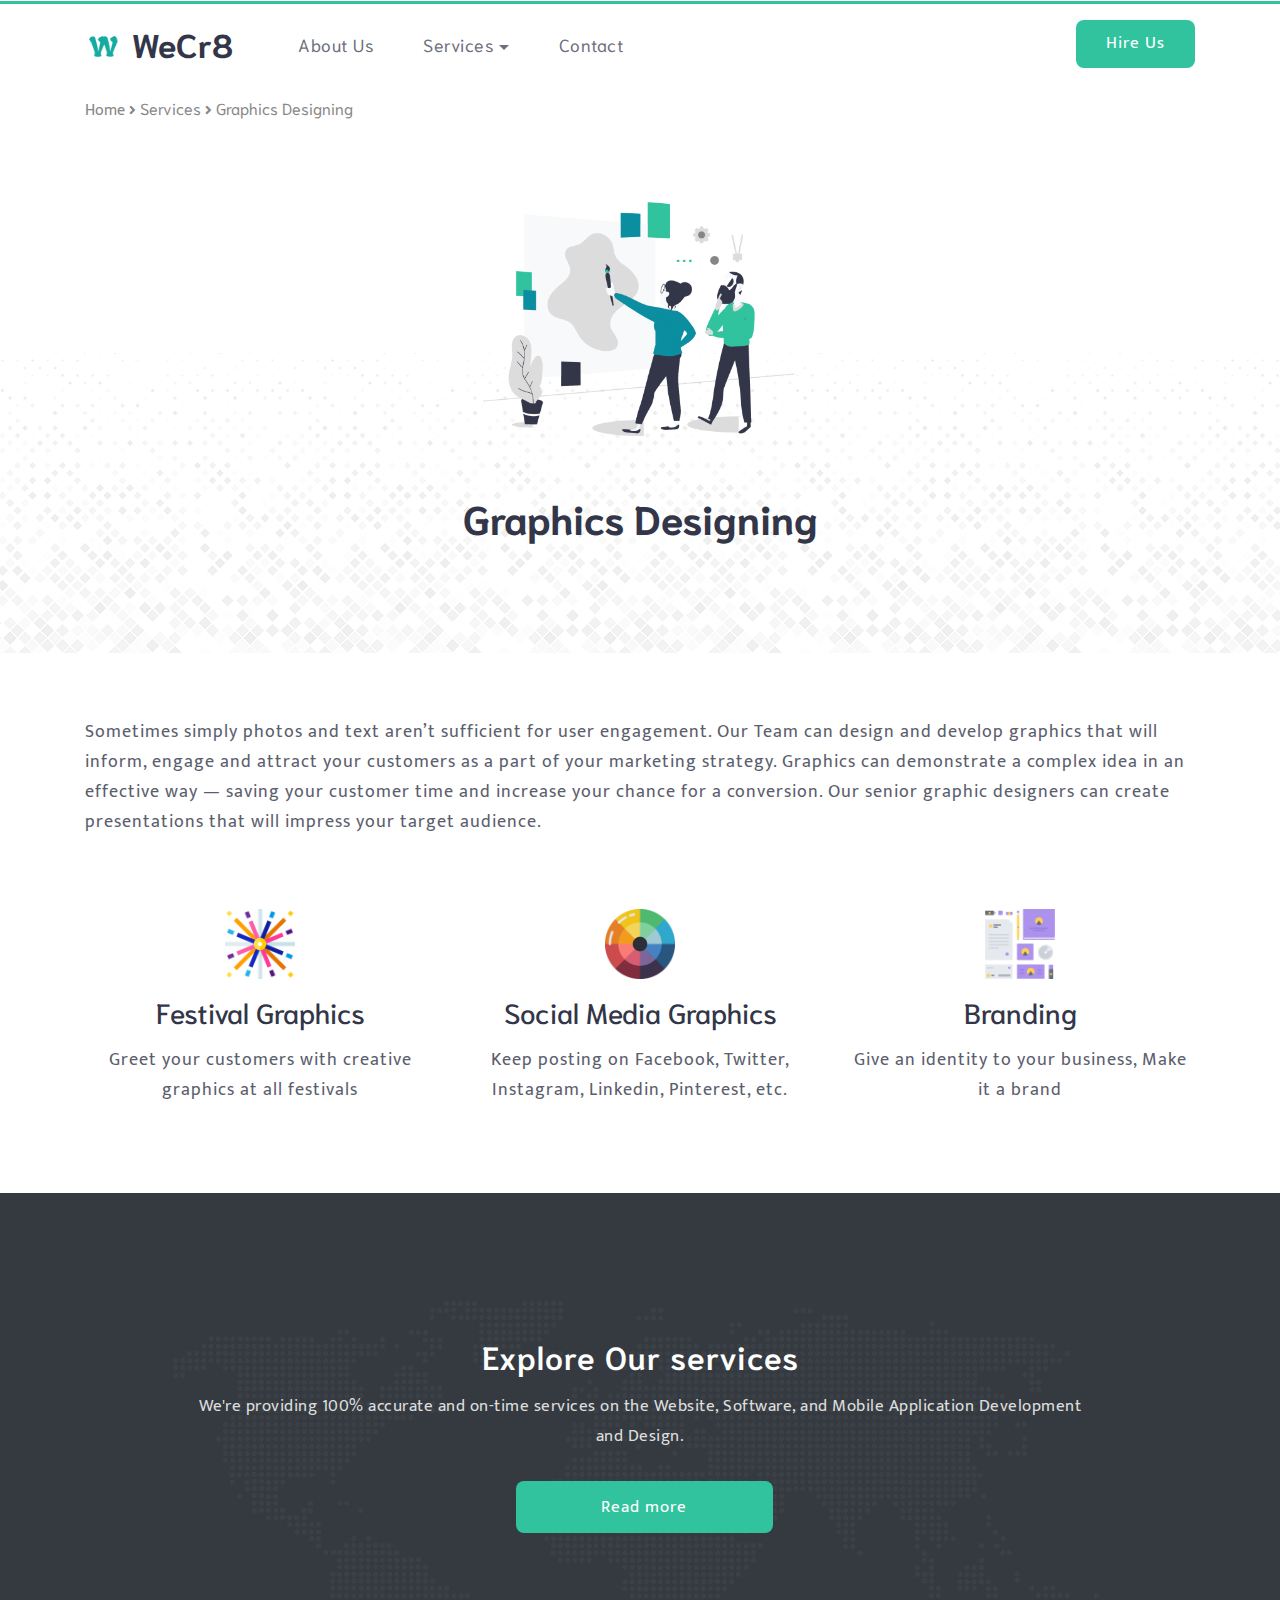
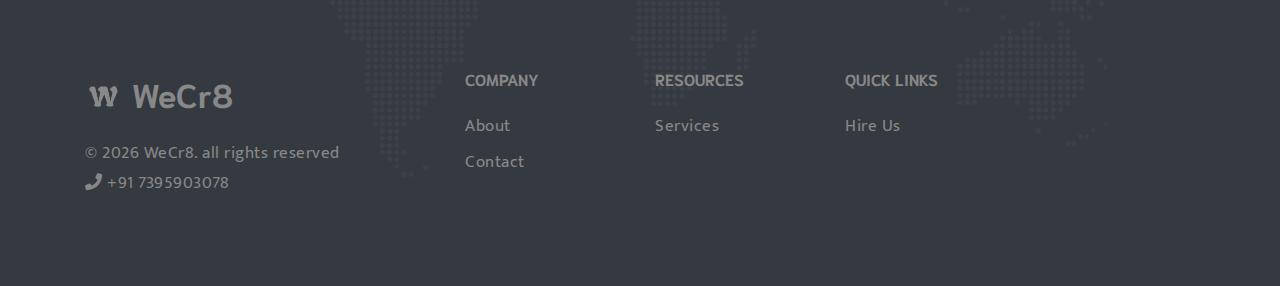
<file: services/graphics-designing.html>
<!DOCTYPE html>
<html>
<head>
    <meta charset="utf-8" />
    <meta name="viewport" content="width=device-width, initial-scale=1.0">
    <title>Graphics Designing • Services • WeCr8 </title>
    <!-- Chrome, Firefox OS and Opera -->
    <meta name="theme-color" content="#2aae8d" />
    <!-- Windows Phone -->
    <meta name="msapplication-navbutton-color" content="#2aae8d" />
    <!-- iOS Safari -->
    <meta name="apple-mobile-web-app-status-bar-style" content="#2aae8d" />
    <meta http-equiv="Content-Type" content="text/html; charset=UTF-8" />
    <meta name="p:domain_verify" content="003425645fc5d664126173e33c05e182" />
    <meta name="viewport" content="width=device-width">
    <meta name="google-translate-customization" content="1be607a26de53f27-92196adc5e349e1a-gf065f9347d942d4f-14" />

   

    <script src="../assets/js/jquery-2.2.3.min.js"></script>
    <!-- css files -->
    <link href="../assets/css/bootstrap.css" rel='stylesheet' type='text/css' />
    <!-- bootstrap css -->
    <link href="../assets/css/style.css" rel='stylesheet' type='text/css' />
    <!-- custom css -->
    <link href="../assets/css/fontawesome-all.css" rel="stylesheet">
    <!-- fontawesome css -->
    <!-- //css files -->
    <!-- google fonts -->
    <link href="//fonts.googleapis.com/css?family=Mukta:200,300,400,500,600,700,800&amp;subset=devanagari,latin-ext" rel="stylesheet">
    <link href="//fonts.googleapis.com/css?family=Niramit:200,200i,300,300i,400,400i,500,500i,600,600i,700,700i&amp;subset=latin-ext,thai,vietnamese" rel="stylesheet">
    <!-- //google fonts -->
    <!-- Global site tag (gtag.js) - Google Analytics -->
    <script async src="https://www.googletagmanager.com/gtag/js?id=UA-125857260-1"></script>
    <script>
        window.dataLayer = window.dataLayer || [];
        function gtag() { dataLayer.push(arguments); }
        gtag('js', new Date());

        gtag('config', 'UA-125857260-1');
    </script>

    <script>
        addEventListener("load", function () {
            setTimeout(hideURLbar, 0);
        }, false);

        function hideURLbar() {
            window.scrollTo(0, 1);
        }
    </script>
    
    <style>
        .service-style {
            width: 100%;
            background-color: transparent !important;
        }

            .service-style:hover {
                background-color: #f1f1f1 !important;
            }

        .client-style {
            margin-bottom: 30px;
        }

        .tags-style {
            margin-bottom: 10px;
        }

        .service-active {
            border-bottom: 3px solid #30c39e !important;
        }

        .li-footer:hover {
            background-color: transparent !important;
        }

        ul.list-agileits-2 li a:hover,
        .social-iconsv2-2 li a:hover {
            color: white !important;
        }

        .social-iconsv2-2 li a,
        .text-grey {
            color: #888;
        }

        .cst-bg {
            background: url(assets/images/cst-bg.jpg);
            background-repeat: repeat-x;
            background-position: bottom
        }

        .cst-bg-light {
            background-image: url(assets/images/cst-bg-light.png) !important;
            background-repeat: no-repeat;
            background-position: center center;
            background-size: cover;
        }

        .quote-bg {
            background-image: url(assets/images/quote-background.jpg) !important;
            background-repeat: no-repeat;
            background-position: center center;
            background-size: cover;
        }

        .header-shadow {
            box-shadow: rgba(0, 0, 0, 0.05) 0px 0px 40px;
        }

        .cst-cookie {
            position: fixed;
            bottom: 10px;
            left: 10px;
            z-index: 999;
        }
    </style>

    <style type="text/css">
        /* Paste this css to your style sheet file or under head tag */
        /* This only works with JavaScript,
        if it's not present, don't show loader */
        .no-js #loader {
            display: none;
        }

        .js #loader {
            display: block;
            position: absolute;
            left: 100px;
            top: 0;
        }

        .cst-loader {
            position: fixed;
            left: 0px;
            top: 0px;
            width: 100%;
            height: 100%;
            z-index: 9999;
            background: url(assets/images/cst-gif.gif) center no-repeat #fff;
        }
    </style>
    <script>
        //paste this code under head tag or in a seperate js file.
        // Wait for window load
        $(window).on("load", function () {
            // Animate loader off screen
            $(".cst-loader").fadeOut("slow");
        });
    </script>
</head>
<body>
    <div class="cst-loader"></div>
    <!-- header -->
    <header class="bg-white py-1">
        <div class="container">
            <nav class="navbar navbar-expand-lg navbar-light">
                <h1>
                    <a class="navbar-brand" href="../index.html">
                        <img height="38" style="margin-top: -4px" src="../assets/images/cst-logo.png" alt="we-cr8 Logo" />
                        <strong>WeCr8</strong>
                    </a>
                </h1>
                <button class="navbar-toggler" type="button" data-toggle="collapse" data-target="#navbarSupportedContent" aria-controls="navbarSupportedContent" aria-expanded="false" aria-label="Toggle navigation">
                    <span class="navbar-toggler-icon"></span>
                </button>

                <div class="collapse navbar-collapse" id="navbarSupportedContent">
                    <ul class="navbar-nav ml-lg-4 mr-auto">
                        <li class="nav-item">
                            <a class="nav-link" href="../about.html">About Us</a>
                
                        </li>
                        <li class="nav-item dropdown">
                            <a class="nav-link dropdown-toggle" href="#" id="A2" role="button" data-toggle="dropdown" aria-haspopup="true" aria-expanded="false">
                                Services
                            </a>
                            <div class="dropdown-menu" aria-labelledby="navbarDropdown">
                                <a class="dropdown-item" href="software-development.html">Software Development</a>
                                <a class="dropdown-item" href="website-development.html">Website Development</a>
                                <a class="dropdown-item" href="mobile-app-development.html">Mobile App Development</a>
                                <a class="dropdown-item" href="graphics-designing.html">Graphics Designing</a>
                                <a class="dropdown-item" href="cloud-services.html">Cloud Services</a>
                                <a class="dropdown-item" href="helpline.html">Help Line</a>
                                <a class="dropdown-item" href="../services.html">Explore all Services</a>
                            </div>
                        </li>
                        <li class="nav-item">
                            <a class="nav-link" href="../contact.html">Contact</a>
                        </li>
                    </ul>
                    <div class="header-right">
                        <a href="../hire.html" class="contact">Hire Us</a>
                    </div>
                </div>
            </nav>
        </div>
    </header>
    <!-- //header -->

        <!-- banner -->
        <section class="inner-banner bg-white">
            <div class="container">
            </div>
        </section>
        <!-- //banner -->
        <!-- subscribe -->
        <section>
            <div class="container pt-3 pb-2">
                <span class="text-grey">
                    <a href="../index.html">
                        <span class="text-grey">Home</span>
                    </a>                        <span> <i class="fa fa-angle-right" style="font-size:smaller"></i> </span>Services                    <span> <i class="fa fa-angle-right" style="font-size:smaller"></i> </span>Graphics Designing
                </span>
            </div>
        </section>
    
<!-- about -->
<section class="about-us py-5 cst-bg">
    <div class="container py-md-3">
        <div class="heading mb-5">
            <h1 class="head text-center" style="font-size: 40px; font-weight: bolder">
                <img src="../assets/images/graphics-designing.png" height="250px" alt="Graphics Designing" /><br />
                <br />
                Graphics Designing
            </h1>
        </div>
    </div>
</section>
<!-- banner bottom -->
<section class="about-us py-5">
    <div class="container py-md-3">
        <div class="row bottom-grids">
            <div class="col-lg-12">
                <p class="mb-4">
                    Sometimes simply photos and text aren’t sufficient for user engagement. Our Team can design and develop graphics that will inform, engage and attract your customers as a part of your marketing strategy. Graphics can demonstrate a complex idea in an effective way — saving your customer time and increase your chance for a conversion. Our senior graphic designers can create presentations that will impress your target audience.
                </p>
            </div>
        </div>
        <div class="row mt-5">
            <div class="col-xl-4 col-md-4 col-sm-6 col-12 text-center">
                <img src="../assets/images/festivals.png" height="70" alt="Festival Graphics" />
                <h3 class="my-3">Festival Graphics</h3>
                <p class="mb-4">Greet your customers with creative graphics at all festivals</p>
            </div>
            <div class="col-xl-4 col-md-4 col-sm-6 col-12 text-center">
                <img src="../assets/images/social-media.png" height="70" alt="Social Media Graphics" />
                <h3 class="my-3">Social Media Graphics</h3>
                <p class="">Keep posting on Facebook, Twitter, Instagram, Linkedin, Pinterest, etc.</p>
            </div>
            <div class="col-xl-4 col-md-4 col-sm-6 col-12 text-center">
                <img src="../assets/images/branding.png" height="70" alt="Branding" />
                <h3 class="my-3">Branding</h3>
                <p class="">Give an identity to your business, Make it a brand</p>
            </div>
        </div>
    </div>
</section>
<!-- //about -->
<!-- Pricing --
<section class="pricing bg-light py-5">
    <div class="container py-md-3">
        <div class="heading">
            <h3 class="head text-center"></h3>
        </div>
        <table class="mt-5 table-responsive">
            <tbody style="width: 100%">
                <tr>
                    <td class="price bg-light"></td>
                    
                    <td class="price bg-light">
                        <h4 class="mt-3">Premium</h4>

                    </td>
                    <td class="price bg-light">
                        <h4 class="mt-3">Platinum</h4>

                    </td>
                </tr>
                <tr>
                    <td class="price">
                        <h4>Summary</h4>
                    </td>
                    
                    <td class="price">
                        <p class="pt-4">
                            Banner/Square Dimension •
                            Brand color combination •
                            Custom Graphics •
                            Digital Print
                        </p>
                    </td>
                    <td class="price">
                        <p class="pt-4">
                            Custom Dimension •
                            Brand color combination •
                            Creative Graphics •
                            Paper Print
                        </p>
                    </td>
                </tr>
                
                <tr>
                    <td colspan="4" class="bg-light" style="height:1px"></td>
                </tr>
                <tr>
                    <td class="price">
                        <h4>One year subscription</h4>
                    </td>
                    
                    <td class="price">
                        <h4>₹10,499/-</h4>
                        <p class="font-italic">24 Images</p>
                    </td>
                    <td class="price">
                        <h4>₹8,999/-</h4>
                        <p class="font-italic">12 Images</p>
                    </td>
                </tr>
                <tr>
                    <td colspan="4" class="bg-light" style="height:1px"></td>
                </tr>
                <tr>
                    <td class="price"></td>
                    
                    <td class="price">
                        <a href="../contact-us">Send Inquiry</a>
                    </td>
                    <td class="price">
                        <a href="../contact-us">Send Inquiry</a>
                    </td>
                </tr>
            </tbody>
        </table>
    </div>
</section>
<!-- Pricing -->
<!-- about --
<section class="about-us py-5">
    <div class="container py-md-3">
        <div class="heading mb-5">
            <h3 class="my-3 text-center">Programming languages we're using</h3>
            <br />
            <div class="row">
                <div class="col-xl-2 col-md-3 col-sm-4 col-4 text-center">
                    <img src="../assets/images/svg/angularjs-original.svg" height="70" alt="AngularJS" /><p class="">AngularJS</p>
                </div>
                <div class="col-xl-2 col-md-3 col-sm-4 col-4 text-center">
                    <img src="../assets/images/svg/bootstrap-plain.svg" height="70" alt="Bootstrap" /><p class="">Bootstrap</p>
                </div>
                <div class="col-xl-2 col-md-3 col-sm-4 col-4 text-center">
                    <img src="../assets/images/svg/csharp-original.svg" height="70" alt="C#" /><p class="">C#</p>
                </div>
                <div class="col-xl-2 col-md-3 col-sm-4 col-4 text-center">
                    <img src="../assets/images/svg/css3-original.svg" height="70" alt="CSS3" /><p class="">CSS3</p>
                </div>
                <div class="col-xl-2 col-md-3 col-sm-4 col-4 text-center">
                    <img src="../assets/images/svg/dot-net-original.svg" height="70" alt=".Net" /><p class="">.Net</p>
                </div>
                <div class="col-xl-2 col-md-3 col-sm-4 col-4 text-center">
                    <img src="../assets/images/svg/html5-original.svg" height="70" alt="HTML5" /><p class="">HTML5</p>
                </div>
                <div class="col-xl-2 col-md-3 col-sm-4 col-4 text-center">
                    <img src="../assets/images/svg/java-original.svg" height="70" alt="Java" /><p class="">Java</p>
                </div>
                <div class="col-xl-2 col-md-3 col-sm-4 col-4 text-center">
                    <img src="../assets/images/svg/javascript-original.svg" height="70" alt="JavaScript" /><p class="">JavaScript</p>
                </div>

                <div class="col-xl-2 col-md-3 col-sm-4 col-4 text-center">
                    <img src="../assets/images/svg/jquery-original.svg" height="70" alt="JQuery" /><p class="">JQuery</p>
                </div>
                <div class="col-xl-2 col-md-3 col-sm-4 col-4 text-center">
                    <img src="../assets/images/svg/mysql-original.svg" height="70" alt="MySQL" /><p class="">MySQL</p>
                </div>
                <div class="col-xl-2 col-md-3 col-sm-4 col-4 text-center">
                    <img src="../assets/images/svg/nodejs-original.svg" height="70" alt="NodeJS" /><p class="">NodeJS</p>
                </div>
                <div class="col-xl-2 col-md-3 col-sm-4 col-4 text-center">
                    <img src="../assets/images/svg/photoshop-plain.svg" height="70" alt="Photoshop" /><p class="">Photoshop</p>
                </div>

                <div class="col-xl-2 col-md-3 col-sm-4 col-4 text-center">
                    <img src="../assets/images/svg/php-original.svg" height="70" alt="PHP" /><p class="">PHP</p>
                </div>
                <div class="col-xl-2 col-md-3 col-sm-4 col-4 text-center">
                    <img src="../assets/images/svg/wordpress-plain.svg" height="70" alt="WordPress" /><p class="">WordPress</p>
                </div>
            </div>
        </div>
    </div>
</section>

<section class="about-us py-5 bg-light">
    <div class="container py-md-3">
        <div class="heading mb-5">
            <h3 class="my-3 text-center">Other Services</h3>
            <br />
            <div class="services row">
                <div class="col-xs-6 col-sm-6 col-xl-2 col-md-4 col-6">
                    <a href="./website-development.html"><button type="button" class="btn btn-labeled btn-default service-style"> <img src="../assets/images/website-development.png" height="50px" alt="Website Development" /><br />Website<br />Development</button></a>&nbsp;
                </div>  <div class="col-xs-6 col-sm-6 col-xl-2 col-md-4 col-6">
                    <a href="./mobile-app-development.html"><button type="button" class="btn btn-labeled btn-default service-style"><img src="../assets/images/mobile-app-development.png" height="50px" alt="Mobile App Development" /><br />Mobile App<br />Development</button></a>&nbsp;
                </div>  <div class="col-xs-6 col-sm-6 col-xl-2 col-md-4 col-6">
                    <a href="./graphics-designing.html"><button type="button" class="btn btn-labeled btn-default service-style"><img src="../assets/images/graphics-designing.png" height="50px" alt="Graphics Designing" /><br />Graphics<br />Designing</button></a>&nbsp;
                </div>  <div class="col-xs-6 col-sm-6 col-xl-2 col-md-4 col-6">
                    <a href="./software-development.html"><button type="button" class="btn btn-labeled btn-default service-style"><img src="../assets/images/software-development.png" height="50px" alt="Software Development" /><br />Software<br />Development</button></a>&nbsp;
                </div>  <div class="col-xs-6 col-sm-6 col-xl-2 col-md-4 col-6">
                    <a href="./cloud-services.html"><button type="button" class="btn btn-labeled btn-default service-style"><img src="../assets/images/cloud-services.png" height="50px" alt="Cloud Services" /><br />Cloud<br />Services</button></a>&nbsp;
                </div>  <div class="col-xs-6 col-sm-6 col-xl-2 col-md-4 col-6">
                    <a href="./helpline.html"><button type="button" class="btn btn-labeled btn-default service-style"><img src="../assets/images/helpline-call.png" height="50px" alt="Help Line" /><br /><br />Help Line<br /></button></a>&nbsp;
                </div>
            </div>
        </div>
    </div>
</section>

    

    

    <!-- footer -->
    <footer class="footer bg-dark py-5" style="background-image: url(assets/images/world-map.png);background-repeat: no-repeat;background-position: 50%;">
        <!--subscribe-->
        <section class="subscribe py-5" style="background-color:transparent;">
            <div class="container py-md-5" id="subscribeshow">
                <div class="heading">

                    <h3 class="head text-center">Explore Our services</h3>
                    <p class="my-3 head text-center">
                        We're providing 100% accurate and on-time services on the Website, Software, and Mobile Application Development and Design.
                        <br />
                        <br />
                        <a href="../services.html">
                            <input type="submit" value="Read more">
                        </a>
                    </p>
                </div>
            </div>
        </section>
        <div class="container py-sm-4">
            <div class="row">
                <div class="col-lg-4 mb-lg-0 mb-4 footer-top">
                    <h2>
                        <a class="navbar-brand" style="color:#888" href="../index.html">
                            <img height="38" style="margin-top: -4px" src="../assets/images/cst-logo-grey.png" alt="we-cr8 Logo" />
                            <strong>WeCr8</strong>
                        </a>
                    </h2>
                    <p class="my-3 head">
                        
                        &copy;
                        <script type="text/javascript">var creditsyear = new Date(); document.write(creditsyear.getFullYear());</script>
                        WeCr8. all rights reserved<br />
                        <span> <i class="fab fa fa-phone"></i>&nbsp;+91 7395903078</span>
                    </p>
                   
                </div>
            
                <div class="col-lg-2 col-sm-3 col-6 footv3-left">
                    <h6 class="mb-4 cst_title text-grey text-uppercase"><strong>Company</strong></h6>
                    <ul class="list-agileits list-agileits-2">
                        <li class="my-2 li2 li-footer">
                            <a href="../about.html">
                                About
                            </a>
                        </li>
                        <li class="my-2 li2 li-footer">
                            <a href="../contact.html">
                                Contact
                            </a>
                        </li>
                    </ul>
                </div>
                <!--
                <div class="col-lg-2 col-sm-3 col-6">
                    <h6 class="mb-4 cst_title text-grey text-uppercase"><strong>Partnership</strong></h6>
                    <ul class="list-agileits list-agileits-2">
                        <li class="my-2 li2 li-footer">
                            <a href="/affiliate-partner">
                                Affiliate Partner
                            </a>
                        </li>
                        
                        <li class="mb-2 li2 li-footer">
                            <a href="/technology-partner">
                                Technology Partner
                            </a>
                        </li>
                    </ul>
                </div>
                -->
                <div class="col-lg-2 col-sm-3 col-6 mt-sm-0 mt-4">
                    <h6 class="mb-4 cst_title text-grey text-uppercase"><strong>Resources</strong></h6>
                    <ul class="list-agileits list-agileits-2">
                        <li class="my-2 li2 li-footer">
                            <a href="../services.html">
                                Services
                            </a>
                        </li>
                        
                    </ul>
                </div>

                <div class="col-lg-2 col-sm-3 col-6 mt-sm-0 mt-4">
                    <h6 class="mb-4 cst_title text-grey text-uppercase"><strong>Quick Links</strong></h6>
                    <ul class="list-agileits list-agileits-2">
                        <li class="mb-2 li2 li-footer">
                            <a href="../hire.html">
                                Hire Us
                            </a>
                        </li>
                        
                    </ul>
                </div>
            </div>
        </div>
    </footer>
    <!-- //footer -->
    <!-- //Header Menu Active -->
    <script>
        var current = location.pathname;
        if (current != "/") {
            $('.navbar-nav li a').each(function () {
                var active = 0;
                var $li = $(this);

                $li.each(function () {
                    var $this = $(this);
                    // if the current path is like this link, make it active
                    if ($this.attr('href').indexOf(current) !== -1) {
                        //$this.addClass('liactive');
                        active = 1;
                    }
                })
                $('.dropdown-menu a').each(function () {
                    var $this = $(this);
                    // if the current path is like this link, make it active
                    if ($this.attr('href') == current) {
                        $this.addClass('liactive2');
                        $this.parent().parent().addClass('liactive');
                        $this.href = "#";
                    }
                })

                if (active == 1)
                    $li.parent().addClass('liactive');
            })
        }
    </script>
    <script>
        var current = location.pathname;
        if (current != "/") {
            $('.services a').each(function () {
                var active = 0;
                var $li = $(this);

                $li.each(function () {
                    var $this = $(this);
                    // if the current path is like this link, make it active
                    if ($this.attr('href').indexOf(current) !== -1) {
                        //$this.addClass('liactive');
                        active = 1;
                    }
                })

                if (active == 1)
                    $li.children().addClass('service-active');
            })
        }
    </script>
    <!-- //Header Menu Active -->
    <!-- js -->
    <script src="../assets/js/bootstrap.js"></script>
    <!-- //js -->
    <!-- dropdown nav -->
    <script>
        $(document).ready(function () {
            $(".dropdown").hover(
                function () {
                    $('.dropdown-menu', this).stop(true, true).slideDown("fast");
                    $(this).toggleClass('open');
                },
                function () {
                    $('.dropdown-menu', this).stop(true, true).slideUp("fast");
                    $(this).toggleClass('open');
                }
            );
        });
    </script>
    <!-- //dropdown nav -->

    <script src="../assets/js/smoothscroll.js"></script>
    <!-- Smooth scrolling -->

    
    <script>
        $(window).scroll(function () {
            var scroll = $(window).scrollTop();
            if (scroll >= 300) {
                $("header").addClass("header-shadow");
            } else {
                $("header").removeClass("header-shadow");
            }
        });
    </script>

</body>
</html>
</file>
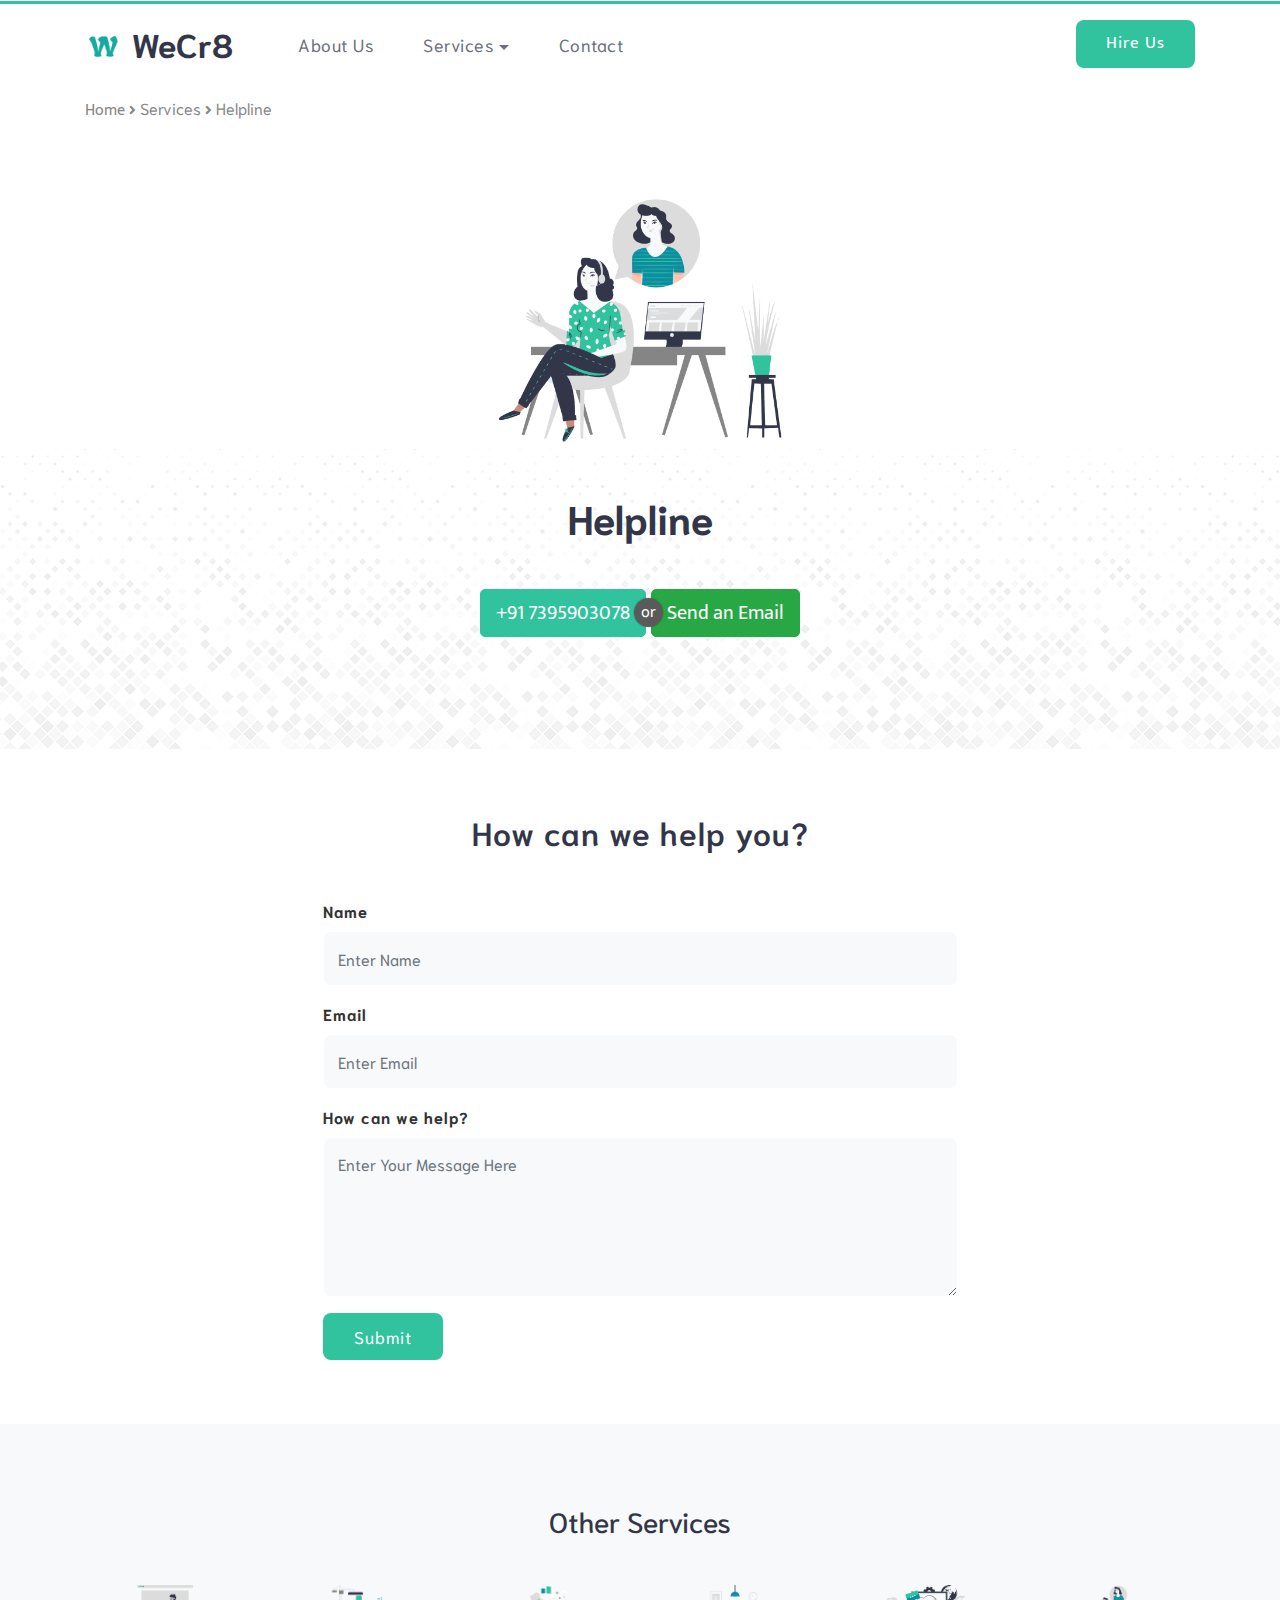
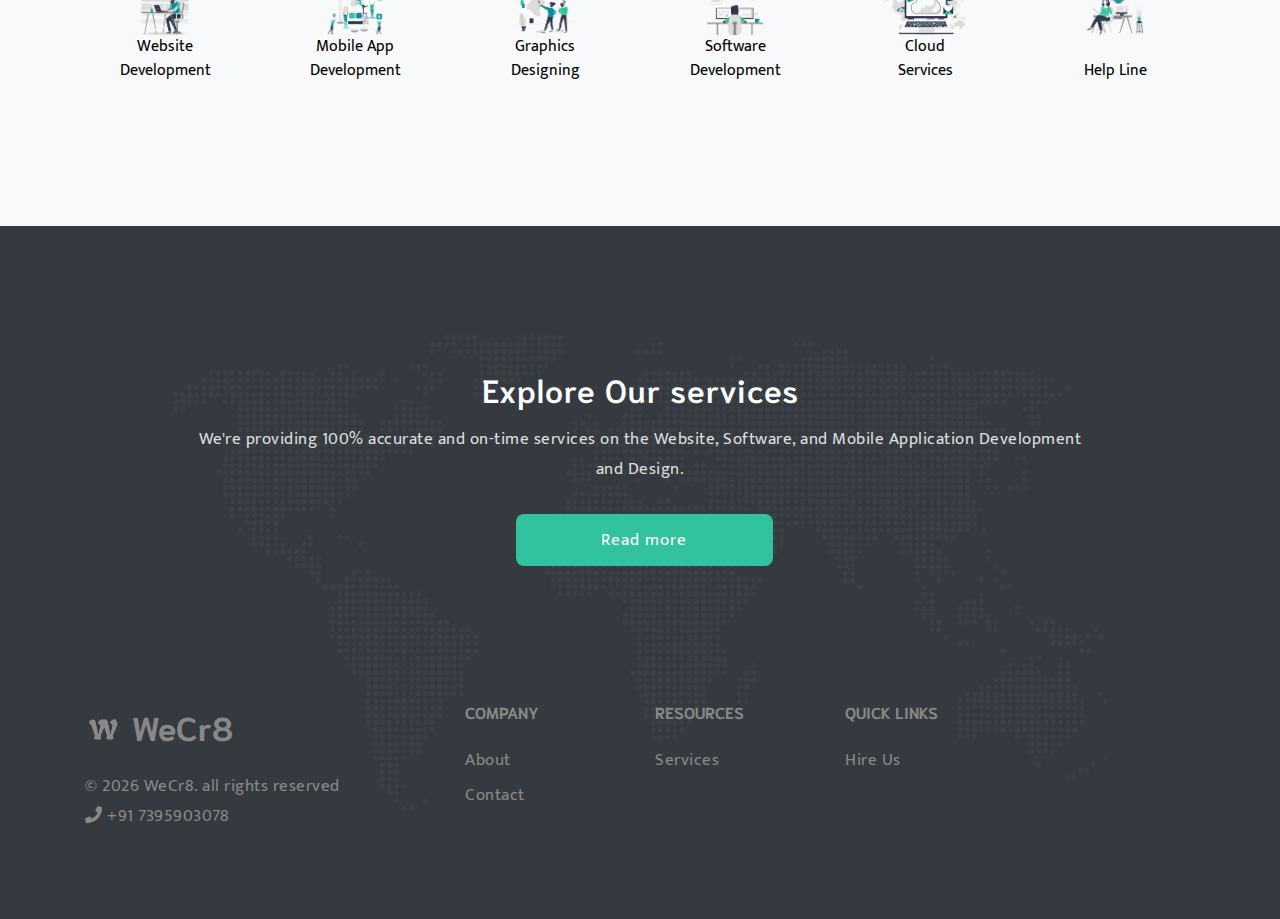
<file: services/helpline.html>
<!DOCTYPE html>
<html>
<head>
    <meta charset="utf-8" />
    <meta name="viewport" content="width=device-width, initial-scale=1.0">
    <title>Helpline • Services • WeCr8</title>
    <!-- Chrome, Firefox OS and Opera -->
    <meta name="theme-color" content="#2aae8d" />
    <!-- Windows Phone -->
    <meta name="msapplication-navbutton-color" content="#2aae8d" />
    <!-- iOS Safari -->
    <meta name="apple-mobile-web-app-status-bar-style" content="#2aae8d" />
    <meta http-equiv="Content-Type" content="text/html; charset=UTF-8" />
    <meta name="p:domain_verify" content="003425645fc5d664126173e33c05e182" />
    <meta name="viewport" content="width=device-width">
    <meta name="google-translate-customization" content="1be607a26de53f27-92196adc5e349e1a-gf065f9347d942d4f-14" />

    

    <script src="../assets/js/jquery-2.2.3.min.js"></script>
    <!-- css files -->
    <link href="../assets/css/bootstrap.css" rel='stylesheet' type='text/css' />
    <!-- bootstrap css -->
    <link href="../assets/css/style.css" rel='stylesheet' type='text/css' />
    <!-- custom css -->
    <link href="../assets/css/fontawesome-all.css" rel="stylesheet">
    <!-- fontawesome css -->
    <!-- //css files -->
    <!-- google fonts -->
    <link href="//fonts.googleapis.com/css?family=Mukta:200,300,400,500,600,700,800&amp;subset=devanagari,latin-ext" rel="stylesheet">
    <link href="//fonts.googleapis.com/css?family=Niramit:200,200i,300,300i,400,400i,500,500i,600,600i,700,700i&amp;subset=latin-ext,thai,vietnamese" rel="stylesheet">
    <!-- //google fonts -->
    <!-- Global site tag (gtag.js) - Google Analytics -->
    <script async src="https://www.googletagmanager.com/gtag/js?id=UA-125857260-1"></script>
    <script>
        window.dataLayer = window.dataLayer || [];
        function gtag() { dataLayer.push(arguments); }
        gtag('js', new Date());

        gtag('config', 'UA-125857260-1');
    </script>

    <script>
        addEventListener("load", function () {
            setTimeout(hideURLbar, 0);
        }, false);

        function hideURLbar() {
            window.scrollTo(0, 1);
        }
    </script>
    
    <style>
        .service-style {
            width: 100%;
            background-color: transparent !important;
        }

            .service-style:hover {
                background-color: #f1f1f1 !important;
            }

        .client-style {
            margin-bottom: 30px;
        }

        .tags-style {
            margin-bottom: 10px;
        }

        .service-active {
            border-bottom: 3px solid #30c39e !important;
        }

        .li-footer:hover {
            background-color: transparent !important;
        }

        ul.list-agileits-2 li a:hover,
        .social-iconsv2-2 li a:hover {
            color: white !important;
        }

        .social-iconsv2-2 li a,
        .text-grey {
            color: #888;
        }

        .cst-bg {
            background: url(assets/images/cst-bg.jpg);
            background-repeat: repeat-x;
            background-position: bottom
        }

        .cst-bg-light {
            background-image: url(assets/images/cst-bg-light.png) !important;
            background-repeat: no-repeat;
            background-position: center center;
            background-size: cover;
        }

        .quote-bg {
            background-image: url(assets/images/quote-background.jpg) !important;
            background-repeat: no-repeat;
            background-position: center center;
            background-size: cover;
        }

        .header-shadow {
            box-shadow: rgba(0, 0, 0, 0.05) 0px 0px 40px;
        }

        .cst-cookie {
            position: fixed;
            bottom: 10px;
            left: 10px;
            z-index: 999;
        }
    </style>

    <style type="text/css">
        /* Paste this css to your style sheet file or under head tag */
        /* This only works with JavaScript,
        if it's not present, don't show loader */
        .no-js #loader {
            display: none;
        }

        .js #loader {
            display: block;
            position: absolute;
            left: 100px;
            top: 0;
        }

        .cst-loader {
            position: fixed;
            left: 0px;
            top: 0px;
            width: 100%;
            height: 100%;
            z-index: 9999;
            background: url(assets/images/cst-gif.gif) center no-repeat #fff;
        }
    </style>
    <script>
        //paste this code under head tag or in a seperate js file.
        // Wait for window load
        $(window).on("load", function () {
            // Animate loader off screen
            $(".cst-loader").fadeOut("slow");
        });
    </script>
</head>
<body>
    <div class="cst-loader"></div>
    <!-- header -->
    <header class="bg-white py-1">
        <div class="container">
            <nav class="navbar navbar-expand-lg navbar-light">
                <h1>
                    <a class="navbar-brand" href="../index.html">
                        <img height="38" style="margin-top: -4px" src="../assets/images/cst-logo.png" alt="we-cr8 Logo" />
                        <strong>WeCr8</strong>
                    </a>
                </h1>
                <button class="navbar-toggler" type="button" data-toggle="collapse" data-target="#navbarSupportedContent" aria-controls="navbarSupportedContent" aria-expanded="false" aria-label="Toggle navigation">
                    <span class="navbar-toggler-icon"></span>
                </button>

                <div class="collapse navbar-collapse" id="navbarSupportedContent">
                    <ul class="navbar-nav ml-lg-4 mr-auto">
                        <li class="nav-item">
                            <a class="nav-link" href="../about.html">About Us</a>
                
                        </li>
                        <li class="nav-item dropdown">
                            <a class="nav-link dropdown-toggle" href="#" id="A2" role="button" data-toggle="dropdown" aria-haspopup="true" aria-expanded="false">
                                Services
                            </a>
                            <div class="dropdown-menu" aria-labelledby="navbarDropdown">
                                <a class="dropdown-item" href="software-development.html">Software Development</a>
                                <a class="dropdown-item" href="website-development.html">Website Development</a>
                                <a class="dropdown-item" href="mobile-app-development.html">Mobile App Development</a>
                                <a class="dropdown-item" href="graphics-designing.html">Graphics Designing</a>
                                <a class="dropdown-item" href="cloud-services.html">Cloud Services</a>
                                <a class="dropdown-item" href="helpline.html">Help Line</a>
                                <a class="dropdown-item" href="../services.html">Explore all Services</a>
                            </div>
                        </li>
                        <li class="nav-item">
                            <a class="nav-link" href="../contact.html">Contact</a>
                        </li>
                    </ul>
                    <div class="header-right">
                        <a href="../hire.html" class="contact">Hire Us</a>
                    </div>
                </div>
            </nav>
        </div>
    </header>
    <!-- //header -->

        <!-- banner -->
        <section class="inner-banner bg-white">
            <div class="container">
            </div>
        </section>
        <!-- //banner -->
        <!-- subscribe -->
        <section>
            <div class="container pt-3 pb-2">
                <span class="text-grey">
                    <a href="../index.html">
                        <span class="text-grey">Home</span>
                    </a>                        <span> <i class="fa fa-angle-right" style="font-size:smaller"></i> </span>Services                    <span> <i class="fa fa-angle-right" style="font-size:smaller"></i> </span>Helpline
                </span>
            </div>
        </section>
    
<!-- about -->
<section class="about-us py-5 cst-bg">
    <div class="container py-md-3">
        <div class="heading mb-5">
            <h1 class="head text-center" style="font-size: 40px; font-weight: bolder">
                <img src="../assets/images/helpline-call.png" height="250px" alt="Helpline" /><br />
                <br />
                Helpline
            </h1>
            <center>
                <br /><br />
                <div class="ui-group-buttons">
                    <a href="tel:917395903078">
                        <button type="button" class="btn btn-primary btn-lg">+91 7395903078</button>
                    </a>
                    <div class="or or-lg"></div>
                    <a href="#inquiry">
                        <button type="button" class="btn btn-success btn-lg">Send an Email</button>
                    </a>
                </div>
            </center>
        </div>
    </div>
</section>
<!--
<section class="about-us py-5">
    <div class="container py-md-3">
        <div class="row bottom-grids">
            <div class="col-lg-12 text-center">
                <p class="mb-4">
                    We're available on the following platform to give you the best service and support
                </p>
            </div>
        </div>
        <div class="row mt-5">
            <div class="col-xl-3 col-md-4 col-sm-6 col-6 text-center">
                <img src="../assets/images/phone.png" height="70" alt="Phone" />
                <h3 class="my-3">Phone</h3>
                <p class="mb-4"><a style="text-decoration:underline" href="tel:919226883288">+91 7395903078</a></p>
            </div>
            <div class="col-xl-3 col-md-4 col-sm-6 col-6 text-center">
                <img src="../assets/images/whatsapp.png" height="70" alt="WhatsApp" />
                <h3 class="my-3">WhatsApp</h3>
                <p class=""><a style="text-decoration:underline" href="https://url.we-cr8tech.com/whatsapp">Send Message</a></p>
            </div>           
            <div class="col-xl-3 col-md-4 col-sm-6 col-6 text-center">
                <img src="../assets/images/skype.png" height="70" alt="Skype" />
                <h3 class="my-3">Skype</h3>
                <p class=""><a style="text-decoration:underline" href="skype:we-cr8tech?chat">Connect now</a></p>
            </div>
            <div class="col-xl-3 col-md-4 col-sm-6 col-6 text-center">
                <img src="../assets/images/email.png" height="70" alt="Email" />
                <h3 class="my-3">Email</h3>
                <p class=""><a style="text-decoration:underline" href="mailto:info@we-cr8tech.com">info@we-cr8tech. com</a></p>
            </div>
            <div class="col-xl-3 col-md-4 col-sm-6 col-6 text-center">
                <img src="../assets/images/trello.png" height="70" alt="Trello" />
                <h3 class="my-3">Trello</h3>
                <p class=""><a style="text-decoration:underline" href="https://url.we-cr8tech.com/trello">Track your Project</a></p>
            </div>
                      
                <div class="col-xl-3 col-md-4 col-sm-6 col-6 text-center">
                <img src="../assets/images/team-viewer.png" height="70" alt="Teamviewer" />
                <h3 class="my-3">Teamviewer</h3>
                <p class=""><a style="text-decoration:underline" href="https://www.teamviewer.com">Remote Control</a></p>
            </div>
            

            <div class="col-xl-3 col-md-4 col-sm-6 col-6 text-center">
                <img src="../assets/images/slack.png" height="70" alt="Slack" />
                <h3 class="my-3">Slack</h3>
                <p class=""><a style="text-decoration:underline" href="https://slack.com">Let's communicate</a></p>
            </div>
        </div>
    </div>
</section>

<!-- Contact -->
<section class="contact py-5">
    <div class="container py-md-3">
        <div class="contact-form">
            <div class="row">
                <div class="col-lg-12" id="inquiry">
                    <div class="heading">
                        <h3 class="head text-center">How can we help you?</h3>
                    </div>
                    <div class="contact-form mt-5">
                        <div class="row">
                            <div class="col-lg-7 col-md-10 mx-auto">
                                <form role="form" name="contactform" id="contactform">
                                    <div class="form-group">
                                        <label>Name</label>
                                        <input type="text" class="form-control required bg-light" id="txtname" placeholder="Enter Name" name="name">
                                    </div>
                                    <div class="form-group">
                                        <label>Email</label>
                                        <input type="email" class="form-control required bg-light" id="txtemail" placeholder="Enter Email" name="email">
                                    </div>

                                    <div class="form-group">
                                        <label>How can we help?</label>
                                        <textarea name="issues" class="form-control required bg-light" id="txtmessage" cols="30" rows="7" placeholder="Enter Your Message Here"></textarea>
                                    </div>
                                    <center>
                                        <div id="message"></div>
                                    </center>
                                    <button type="button" id="btnSend" class="btn btn-default">Submit</button>
                                </form>
                            </div>
                        </div>
                    </div>
                </div>
            </div>
        </div>
    </div>
</section>
<!-- Contact -->

<section class="about-us py-5 bg-light">
    <div class="container py-md-3">
        <div class="heading mb-5">
            <h3 class="my-3 text-center">Other Services</h3>
            <br />
            <div class="services row">
                <div class="col-xs-6 col-sm-6 col-xl-2 col-md-4 col-6">
                    <a href="./website-development.html"><button type="button" class="btn btn-labeled btn-default service-style"> <img src="../assets/images/website-development.png" height="50px" alt="Website Development" /><br />Website<br />Development</button></a>&nbsp;
                </div>  <div class="col-xs-6 col-sm-6 col-xl-2 col-md-4 col-6">
                    <a href="./mobile-app-development.html"><button type="button" class="btn btn-labeled btn-default service-style"><img src="../assets/images/mobile-app-development.png" height="50px" alt="Mobile App Development" /><br />Mobile App<br />Development</button></a>&nbsp;
                </div>  <div class="col-xs-6 col-sm-6 col-xl-2 col-md-4 col-6">
                    <a href="./graphics-designing.html"><button type="button" class="btn btn-labeled btn-default service-style"><img src="../assets/images/graphics-designing.png" height="50px" alt="Graphics Designing" /><br />Graphics<br />Designing</button></a>&nbsp;
                </div>  <div class="col-xs-6 col-sm-6 col-xl-2 col-md-4 col-6">
                    <a href="./software-development.html"><button type="button" class="btn btn-labeled btn-default service-style"><img src="../assets/images/software-development.png" height="50px" alt="Software Development" /><br />Software<br />Development</button></a>&nbsp;
                </div>  <div class="col-xs-6 col-sm-6 col-xl-2 col-md-4 col-6">
                    <a href="./cloud-services.html"><button type="button" class="btn btn-labeled btn-default service-style"><img src="../assets/images/cloud-services.png" height="50px" alt="Cloud Services" /><br />Cloud<br />Services</button></a>&nbsp;
                </div>  <div class="col-xs-6 col-sm-6 col-xl-2 col-md-4 col-6">
                    <a href="./helpline.html"><button type="button" class="btn btn-labeled btn-default service-style"><img src="../assets/images/helpline-call.png" height="50px" alt="Help Line" /><br /><br />Help Line<br /></button></a>&nbsp;
                </div>
            </div>
        </div>
    </div>
</section>

<script>
    function Validation() {
        var valid = true;
        $(".required").each(function () {
            if ($.trim($(this).val()) == '') {
                valid = false;
                $(this).css({
                    "border": "1px solid #a94442",
                    "border-left": "2px solid #a94442"
                });
            }
            else {
                $(this).css({
                    "border": "1px solid #3c763d",
                    "border-left": "2px solid #3c763d"
                });
            }
        });
        return valid
    }

    $("#btnSend").click(function () {
        if (Validation()) {

            document.getElementById("message").className = "btn btn-info";
            document.getElementById("message").innerHTML = "Please wait...";

            var DTORegisterDetail = {
                'EmailType': "Contact",
                'Name': $('#txtname').val(),
                'Email': $('#txtemail').val(),
                'Message': $('#txtmessage').val(),
                'Subject':"Inquiry"
            }
            $.ajax({
                url: '/Services/SendMail',
                type: 'POST',
                data: JSON.stringify(DTORegisterDetail),
                contentType: 'application/json; charset=utf-8;',
                error: function (jqXHR, textStatus, errorThrown) {
                },
                success: function (stResponse) {
                    if ((stResponse) > 0) {
                        document.getElementById("message").innerHTML = "Message has been sent successfully";
                        document.getElementById("message").className = "btn btn-success";
                        $("#contactform input[type='text']").val('');
                        $("#contactform textarea").val('');
                    }
                    else {
                        document.getElementById("message").innerHTML = "Opps ! something went wrong, Please try again later.";
                        document.getElementById("message").className = "btn btn-danger";
                    }
                }
            });
        }
    });
</script>


    

    

    <!-- footer -->
    <footer class="footer bg-dark py-5" style="background-image: url(assets/images/world-map.png);background-repeat: no-repeat;background-position: 50%;">
        <!--subscribe-->
        <section class="subscribe py-5" style="background-color:transparent;">
            <div class="container py-md-5" id="subscribeshow">
                <div class="heading">

                    <h3 class="head text-center">Explore Our services</h3>
                    <p class="my-3 head text-center">
                        We're providing 100% accurate and on-time services on the Website, Software, and Mobile Application Development and Design.
                        <br />
                        <br />
                        <a href="../services.html">
                            <input type="submit" value="Read more">
                        </a>
                    </p>
                </div>
            </div>
        </section>
        <div class="container py-sm-4">
            <div class="row">
                <div class="col-lg-4 mb-lg-0 mb-4 footer-top">
                    <h2>
                        <a class="navbar-brand" style="color:#888" href="../index.html">
                            <img height="38" style="margin-top: -4px" src="../assets/images/cst-logo-grey.png" alt="we-cr8 Logo" />
                            <strong>WeCr8</strong>
                        </a>
                    </h2>
                    <p class="my-3 head">
                        
                        &copy;
                        <script type="text/javascript">var creditsyear = new Date(); document.write(creditsyear.getFullYear());</script>
                        WeCr8. all rights reserved<br />
                        <span> <i class="fab fa fa-phone"></i>&nbsp;+91 7395903078</span>
                    </p>
                   
                </div>
            
                <div class="col-lg-2 col-sm-3 col-6 footv3-left">
                    <h6 class="mb-4 cst_title text-grey text-uppercase"><strong>Company</strong></h6>
                    <ul class="list-agileits list-agileits-2">
                        <li class="my-2 li2 li-footer">
                            <a href="../about.html">
                                About
                            </a>
                        </li>
                        <li class="my-2 li2 li-footer">
                            <a href="../contact.html">
                                Contact
                            </a>
                        </li>
                    </ul>
                </div>
                <!--
                <div class="col-lg-2 col-sm-3 col-6">
                    <h6 class="mb-4 cst_title text-grey text-uppercase"><strong>Partnership</strong></h6>
                    <ul class="list-agileits list-agileits-2">
                        <li class="my-2 li2 li-footer">
                            <a href="/affiliate-partner">
                                Affiliate Partner
                            </a>
                        </li>
                        
                        <li class="mb-2 li2 li-footer">
                            <a href="/technology-partner">
                                Technology Partner
                            </a>
                        </li>
                    </ul>
                </div>
                -->
                <div class="col-lg-2 col-sm-3 col-6 mt-sm-0 mt-4">
                    <h6 class="mb-4 cst_title text-grey text-uppercase"><strong>Resources</strong></h6>
                    <ul class="list-agileits list-agileits-2">
                        <li class="my-2 li2 li-footer">
                            <a href="../services.html">
                                Services
                            </a>
                        </li>
                        
                    </ul>
                </div>

                <div class="col-lg-2 col-sm-3 col-6 mt-sm-0 mt-4">
                    <h6 class="mb-4 cst_title text-grey text-uppercase"><strong>Quick Links</strong></h6>
                    <ul class="list-agileits list-agileits-2">
                        <li class="mb-2 li2 li-footer">
                            <a href="../hire.html">
                                Hire Us
                            </a>
                        </li>
                        
                    </ul>
                </div>
            </div>
        </div>
    </footer>
    <!-- //footer -->
    <!-- //Header Menu Active -->
    <script>
        var current = location.pathname;
        if (current != "/") {
            $('.navbar-nav li a').each(function () {
                var active = 0;
                var $li = $(this);

                $li.each(function () {
                    var $this = $(this);
                    // if the current path is like this link, make it active
                    if ($this.attr('href').indexOf(current) !== -1) {
                        //$this.addClass('liactive');
                        active = 1;
                    }
                })
                $('.dropdown-menu a').each(function () {
                    var $this = $(this);
                    // if the current path is like this link, make it active
                    if ($this.attr('href') == current) {
                        $this.addClass('liactive2');
                        $this.parent().parent().addClass('liactive');
                        $this.href = "#";
                    }
                })

                if (active == 1)
                    $li.parent().addClass('liactive');
            })
        }
    </script>
    <script>
        var current = location.pathname;
        if (current != "/") {
            $('.services a').each(function () {
                var active = 0;
                var $li = $(this);

                $li.each(function () {
                    var $this = $(this);
                    // if the current path is like this link, make it active
                    if ($this.attr('href').indexOf(current) !== -1) {
                        //$this.addClass('liactive');
                        active = 1;
                    }
                })

                if (active == 1)
                    $li.children().addClass('service-active');
            })
        }
    </script>
    <!-- //Header Menu Active -->
    <!-- js -->
    <script src="../assets/js/bootstrap.js"></script>
    <!-- //js -->
    <!-- dropdown nav -->
    <script>
        $(document).ready(function () {
            $(".dropdown").hover(
                function () {
                    $('.dropdown-menu', this).stop(true, true).slideDown("fast");
                    $(this).toggleClass('open');
                },
                function () {
                    $('.dropdown-menu', this).stop(true, true).slideUp("fast");
                    $(this).toggleClass('open');
                }
            );
        });
    </script>
    <!-- //dropdown nav -->

    <script src="../assets/js/smoothscroll.js"></script>
    <!-- Smooth scrolling -->

    
    <script>
        $(window).scroll(function () {
            var scroll = $(window).scrollTop();
            if (scroll >= 300) {
                $("header").addClass("header-shadow");
            } else {
                $("header").removeClass("header-shadow");
            }
        });
    </script>
</body>
</html>
</file>
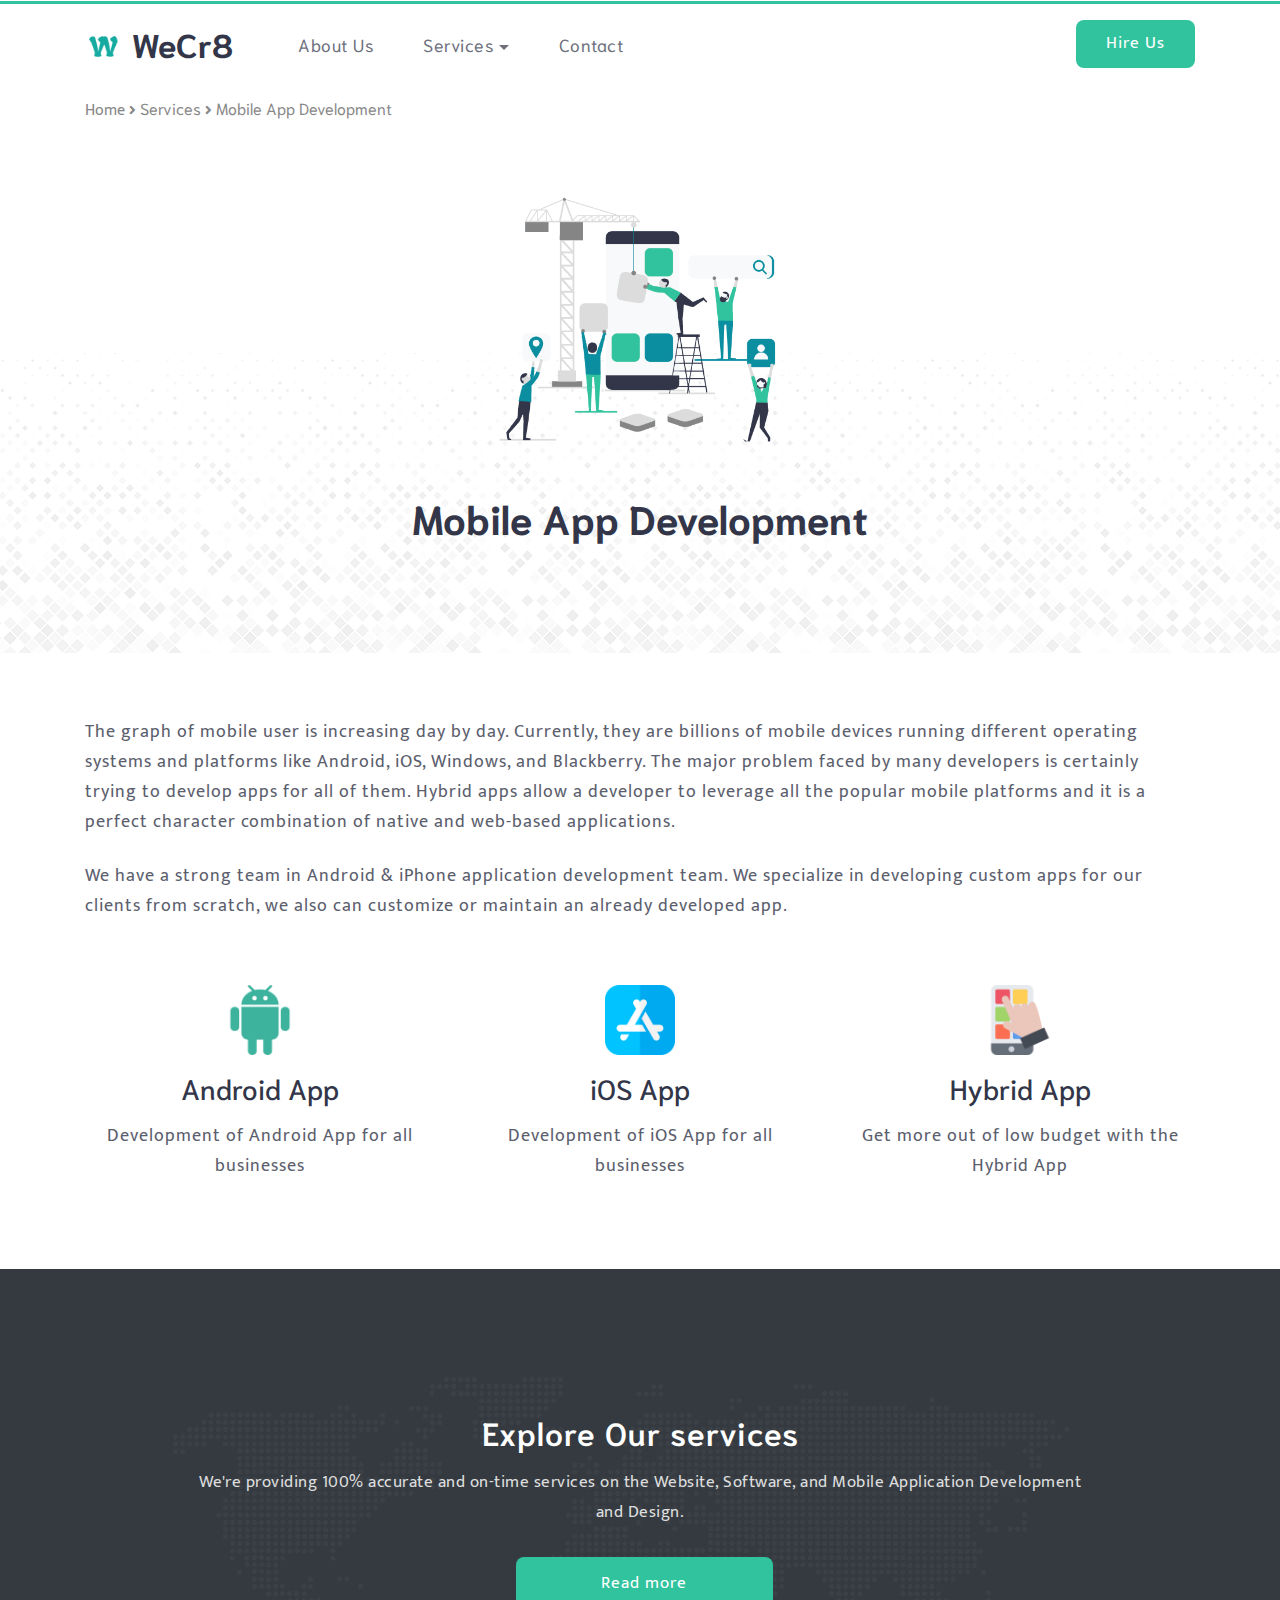
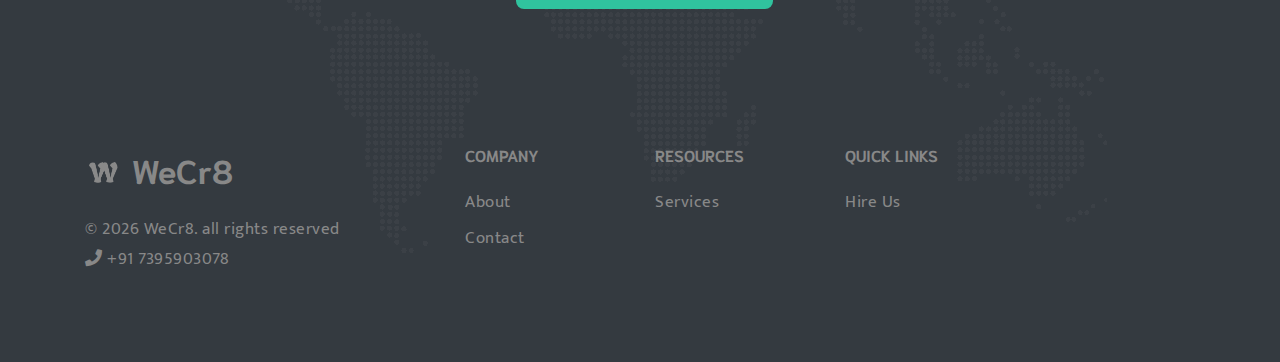
<file: services/mobile-app-development.html>
<!DOCTYPE html>
<html>
<head>
    <meta charset="utf-8" />
    <meta name="viewport" content="width=device-width, initial-scale=1.0">
    <title>Mobile App Development • Services • WeCr8 </title>
    <!-- Chrome, Firefox OS and Opera -->
    <meta name="theme-color" content="#2aae8d" />
    <!-- Windows Phone -->
    <meta name="msapplication-navbutton-color" content="#2aae8d" />
    <!-- iOS Safari -->
    <meta name="apple-mobile-web-app-status-bar-style" content="#2aae8d" />
    <meta http-equiv="Content-Type" content="text/html; charset=UTF-8" />
    <meta name="p:domain_verify" content="003425645fc5d664126173e33c05e182" />
    <meta name="viewport" content="width=device-width">
    <meta name="google-translate-customization" content="1be607a26de53f27-92196adc5e349e1a-gf065f9347d942d4f-14" />

    

    <script src="../assets/js/jquery-2.2.3.min.js"></script>
    <!-- css files -->
    <link href="../assets/css/bootstrap.css" rel='stylesheet' type='text/css' />
    <!-- bootstrap css -->
    <link href="../assets/css/style.css" rel='stylesheet' type='text/css' />
    <!-- custom css -->
    <link href="../assets/css/fontawesome-all.css" rel="stylesheet">
    <!-- fontawesome css -->
    <!-- //css files -->
    <!-- google fonts -->
    <link href="//fonts.googleapis.com/css?family=Mukta:200,300,400,500,600,700,800&amp;subset=devanagari,latin-ext" rel="stylesheet">
    <link href="//fonts.googleapis.com/css?family=Niramit:200,200i,300,300i,400,400i,500,500i,600,600i,700,700i&amp;subset=latin-ext,thai,vietnamese" rel="stylesheet">
    <!-- //google fonts -->
    <!-- Global site tag (gtag.js) - Google Analytics -->
    <script async src="https://www.googletagmanager.com/gtag/js?id=UA-125857260-1"></script>
    <script>
        window.dataLayer = window.dataLayer || [];
        function gtag() { dataLayer.push(arguments); }
        gtag('js', new Date());

        gtag('config', 'UA-125857260-1');
    </script>

    <script>
        addEventListener("load", function () {
            setTimeout(hideURLbar, 0);
        }, false);

        function hideURLbar() {
            window.scrollTo(0, 1);
        }
    </script>
    
    <style>
        .service-style {
            width: 100%;
            background-color: transparent !important;
        }

            .service-style:hover {
                background-color: #f1f1f1 !important;
            }

        .client-style {
            margin-bottom: 30px;
        }

        .tags-style {
            margin-bottom: 10px;
        }

        .service-active {
            border-bottom: 3px solid #30c39e !important;
        }

        .li-footer:hover {
            background-color: transparent !important;
        }

        ul.list-agileits-2 li a:hover,
        .social-iconsv2-2 li a:hover {
            color: white !important;
        }

        .social-iconsv2-2 li a,
        .text-grey {
            color: #888;
        }

        .cst-bg {
            background: url(assets/images/cst-bg.jpg);
            background-repeat: repeat-x;
            background-position: bottom
        }

        .cst-bg-light {
            background-image: url(assets/images/cst-bg-light.png) !important;
            background-repeat: no-repeat;
            background-position: center center;
            background-size: cover;
        }

        .quote-bg {
            background-image: url(assets/images/quote-background.jpg) !important;
            background-repeat: no-repeat;
            background-position: center center;
            background-size: cover;
        }

        .header-shadow {
            box-shadow: rgba(0, 0, 0, 0.05) 0px 0px 40px;
        }

        .cst-cookie {
            position: fixed;
            bottom: 10px;
            left: 10px;
            z-index: 999;
        }
    </style>

    <style type="text/css">
        /* Paste this css to your style sheet file or under head tag */
        /* This only works with JavaScript,
        if it's not present, don't show loader */
        .no-js #loader {
            display: none;
        }

        .js #loader {
            display: block;
            position: absolute;
            left: 100px;
            top: 0;
        }

        .cst-loader {
            position: fixed;
            left: 0px;
            top: 0px;
            width: 100%;
            height: 100%;
            z-index: 9999;
            background: url(assets/images/cst-gif.gif) center no-repeat #fff;
        }
    </style>
    <script>
        //paste this code under head tag or in a seperate js file.
        // Wait for window load
        $(window).on("load", function () {
            // Animate loader off screen
            $(".cst-loader").fadeOut("slow");
        });
    </script>
</head>
<body>
    <div class="cst-loader"></div>
    <!-- header -->
    <header class="bg-white py-1">
        <div class="container">
            <nav class="navbar navbar-expand-lg navbar-light">
                <h1>
                    <a class="navbar-brand" href="../index.html">
                        <img height="38" style="margin-top: -4px" src="../assets/images/cst-logo.png" alt="we-cr8 Logo" />
                        <strong>WeCr8</strong>
                    </a>
                </h1>
                <button class="navbar-toggler" type="button" data-toggle="collapse" data-target="#navbarSupportedContent" aria-controls="navbarSupportedContent" aria-expanded="false" aria-label="Toggle navigation">
                    <span class="navbar-toggler-icon"></span>
                </button>

               
                <div class="collapse navbar-collapse" id="navbarSupportedContent">
                    <ul class="navbar-nav ml-lg-4 mr-auto">
                        <li class="nav-item">
                            <a class="nav-link" href="../about.html">About Us</a>
                
                        </li>
                        <li class="nav-item dropdown">
                            <a class="nav-link dropdown-toggle" href="#" id="A2" role="button" data-toggle="dropdown" aria-haspopup="true" aria-expanded="false">
                                Services
                            </a>
                            <div class="dropdown-menu" aria-labelledby="navbarDropdown">
                                <a class="dropdown-item" href="software-development.html">Software Development</a>
                                <a class="dropdown-item" href="website-development.html">Website Development</a>
                                <a class="dropdown-item" href="mobile-app-development.html">Mobile App Development</a>
                                <a class="dropdown-item" href="graphics-designing.html">Graphics Designing</a>
                                <a class="dropdown-item" href="cloud-services.html">Cloud Services</a>
                                <a class="dropdown-item" href="helpline.html">Help Line</a>
                                <a class="dropdown-item" href="../services.html">Explore all Services</a>
                            </div>
                        </li>
                        <li class="nav-item">
                            <a class="nav-link" href="../contact.html">Contact</a>
                        </li>
                    </ul>
                    <div class="header-right">
                        <a href="../hire.html" class="contact">Hire Us</a>
                    </div>
                </div>
            </nav>
        </div>
    </header>
    <!-- //header -->

        <!-- banner -->
        <section class="inner-banner bg-white">
            <div class="container">
            </div>
        </section>
        <!-- //banner -->
        <!-- subscribe -->
        <section>
            <div class="container pt-3 pb-2">
                <span class="text-grey">
                    <a href="../index.html">
                        <span class="text-grey">Home</span>
                    </a>                        <span> <i class="fa fa-angle-right" style="font-size:smaller"></i> </span>Services                    <span> <i class="fa fa-angle-right" style="font-size:smaller"></i> </span>Mobile App Development
                </span>
            </div>
        </section>
    
<!-- about -->
<section class="about-us py-5 cst-bg">
    <div class="container py-md-3">
        <div class="heading mb-5">
            <h1 class="head text-center" style="font-size: 40px; font-weight: bolder">
                <img src="../assets/images/mobile-app-development.png" height="250px" alt="Mobile App Development" /><br />
                <br />
                Mobile App Development
            </h1>
        </div>
    </div>
</section>
<!-- banner bottom -->
<section class="about-us py-5">
    <div class="container py-md-3">
        <div class="row bottom-grids">
            <div class="col-lg-12">
                <p class="mb-4">
                    The graph of mobile user is increasing day by day. Currently, they are billions of mobile devices running different operating systems and platforms like Android, iOS, Windows, and Blackberry. The major problem faced by many developers is certainly trying to develop apps for all of them. Hybrid apps allow a developer to leverage all the popular mobile platforms and it is a perfect character combination of native and web-based applications.

                </p>
                <p>
                    We have a strong team in Android & iPhone application development team. We specialize in developing custom apps for our clients from scratch, we also can customize or maintain an already developed app.
                </p>

            </div>
        </div>
        <div class="row mt-5">
            <div class="col-xl-4 col-md-4 col-sm-6 col-12 text-center">
                <img src="../assets/images/android-app.png" height="70" alt="Android App" />
                <h3 class="my-3">Android App</h3>
                <p class="mb-4">Development of Android App for all businesses</p>
            </div>
            <div class="col-xl-4 col-md-4 col-sm-6 col-12 text-center">
                <img src="../assets/images/ios-app.png" height="70" alt="iOS App" />
                <h3 class="my-3">iOS App</h3>
                <p class="">Development of iOS App for all businesses</p>
            </div>
            <div class="col-xl-4 col-md-4 col-sm-6 col-12 text-center">
                <img src="../assets/images/hybrid-app.png" height="70" alt="Hybrid App" />
                <h3 class="my-3">Hybrid App</h3>
                <p class="">Get more out of low budget with the Hybrid App</p>
            </div>
        </div>
    </div>
</section>
<!-- //about -->
<!-- about --
<div class="bg-light">
    <section class="about-us py-5">
    <div class="container py-md-3">
        <div class="heading mb-5">
            <h3 class="my-3 text-center">Programming languages we're using</h3>
            <br />
            <div class="row">
                <div class="col-xl-2 col-md-3 col-sm-4 col-4 text-center">
                    <img src="../assets/images/svg/angularjs-original.svg" height="70" alt="AngularJS" /><p class="">AngularJS</p>
                </div>
                <div class="col-xl-2 col-md-3 col-sm-4 col-4 text-center">
                    <img src="../assets/images/svg/bootstrap-plain.svg" height="70" alt="Bootstrap" /><p class="">Bootstrap</p>
                </div>
                <div class="col-xl-2 col-md-3 col-sm-4 col-4 text-center">
                    <img src="../assets/images/svg/csharp-original.svg" height="70" alt="C#" /><p class="">C#</p>
                </div>
                <div class="col-xl-2 col-md-3 col-sm-4 col-4 text-center">
                    <img src="../assets/images/svg/css3-original.svg" height="70" alt="CSS3" /><p class="">CSS3</p>
                </div>
                <div class="col-xl-2 col-md-3 col-sm-4 col-4 text-center">
                    <img src="../assets/images/svg/dot-net-original.svg" height="70" alt=".Net" /><p class="">.Net</p>
                </div>
                <div class="col-xl-2 col-md-3 col-sm-4 col-4 text-center">
                    <img src="../assets/images/svg/html5-original.svg" height="70" alt="HTML5" /><p class="">HTML5</p>
                </div>
                <div class="col-xl-2 col-md-3 col-sm-4 col-4 text-center">
                    <img src="../assets/images/svg/java-original.svg" height="70" alt="Java" /><p class="">Java</p>
                </div>
                <div class="col-xl-2 col-md-3 col-sm-4 col-4 text-center">
                    <img src="../assets/images/svg/javascript-original.svg" height="70" alt="JavaScript" /><p class="">JavaScript</p>
                </div>

                <div class="col-xl-2 col-md-3 col-sm-4 col-4 text-center">
                    <img src="../assets/images/svg/jquery-original.svg" height="70" alt="JQuery" /><p class="">JQuery</p>
                </div>
                <div class="col-xl-2 col-md-3 col-sm-4 col-4 text-center">
                    <img src="../assets/images/svg/mysql-original.svg" height="70" alt="MySQL" /><p class="">MySQL</p>
                </div>
                <div class="col-xl-2 col-md-3 col-sm-4 col-4 text-center">
                    <img src="../assets/images/svg/nodejs-original.svg" height="70" alt="NodeJS" /><p class="">NodeJS</p>
                </div>
                <div class="col-xl-2 col-md-3 col-sm-4 col-4 text-center">
                    <img src="../assets/images/svg/photoshop-plain.svg" height="70" alt="Photoshop" /><p class="">Photoshop</p>
                </div>

                <div class="col-xl-2 col-md-3 col-sm-4 col-4 text-center">
                    <img src="../assets/images/svg/php-original.svg" height="70" alt="PHP" /><p class="">PHP</p>
                </div>
                <div class="col-xl-2 col-md-3 col-sm-4 col-4 text-center">
                    <img src="../assets/images/svg/wordpress-plain.svg" height="70" alt="WordPress" /><p class="">WordPress</p>
                </div>
            </div>
        </div>
    </div>
</section>
</div>

<section class="about-us py-5">
    <div class="container py-md-3">
        <div class="heading mb-5">
            <h3 class="my-3 text-center">Other Services</h3>
            <br />
            <div class="services row">
                <div class="col-xs-6 col-sm-6 col-xl-2 col-md-4 col-6">
                    <a href="./website-development.html"><button type="button" class="btn btn-labeled btn-default service-style"> <img src="../assets/images/website-development.png" height="50px" alt="Website Development" /><br />Website<br />Development</button></a>&nbsp;
                </div>  <div class="col-xs-6 col-sm-6 col-xl-2 col-md-4 col-6">
                    <a href="./mobile-app-development.html"><button type="button" class="btn btn-labeled btn-default service-style"><img src="../assets/images/mobile-app-development.png" height="50px" alt="Mobile App Development" /><br />Mobile App<br />Development</button></a>&nbsp;
                </div>  <div class="col-xs-6 col-sm-6 col-xl-2 col-md-4 col-6">
                    <a href="./graphics-designing.html"><button type="button" class="btn btn-labeled btn-default service-style"><img src="../assets/images/graphics-designing.png" height="50px" alt="Graphics Designing" /><br />Graphics<br />Designing</button></a>&nbsp;
                </div>  <div class="col-xs-6 col-sm-6 col-xl-2 col-md-4 col-6">
                    <a href="./software-development.html"><button type="button" class="btn btn-labeled btn-default service-style"><img src="../assets/images/software-development.png" height="50px" alt="Software Development" /><br />Software<br />Development</button></a>&nbsp;
                </div>  <div class="col-xs-6 col-sm-6 col-xl-2 col-md-4 col-6">
                    <a href="./cloud-services.html"><button type="button" class="btn btn-labeled btn-default service-style"><img src="../assets/images/cloud-services.png" height="50px" alt="Cloud Services" /><br />Cloud<br />Services</button></a>&nbsp;
                </div>  <div class="col-xs-6 col-sm-6 col-xl-2 col-md-4 col-6">
                    <a href="./helpline.html"><button type="button" class="btn btn-labeled btn-default service-style"><img src="../assets/images/helpline-call.png" height="50px" alt="Help Line" /><br /><br />Help Line<br /></button></a>&nbsp;
                </div>
            </div>
        </div>
    </div>
</section>


    

    

     <!-- footer -->
     <footer class="footer bg-dark py-5" style="background-image: url(assets/images/world-map.png);background-repeat: no-repeat;background-position: 50%;">
        <!--subscribe-->
        <section class="subscribe py-5" style="background-color:transparent;">
            <div class="container py-md-5" id="subscribeshow">
                <div class="heading">

                    <h3 class="head text-center">Explore Our services</h3>
                    <p class="my-3 head text-center">
                        We're providing 100% accurate and on-time services on the Website, Software, and Mobile Application Development and Design.
                        <br />
                        <br />
                        <a href="../services.html">
                            <input type="submit" value="Read more">
                        </a>
                    </p>
                </div>
            </div>
        </section>
        <div class="container py-sm-4">
            <div class="row">
                <div class="col-lg-4 mb-lg-0 mb-4 footer-top">
                    <h2>
                        <a class="navbar-brand" style="color:#888" href="../index.html">
                            <img height="38" style="margin-top: -4px" src="../assets/images/cst-logo-grey.png" alt="we-cr8 Logo" />
                            <strong>WeCr8</strong>
                        </a>
                    </h2>
                    <p class="my-3 head">
                        
                        &copy;
                        <script type="text/javascript">var creditsyear = new Date(); document.write(creditsyear.getFullYear());</script>
                        WeCr8. all rights reserved<br />
                        <span> <i class="fab fa fa-phone"></i>&nbsp;+91 7395903078</span>
                    </p>
                   
                </div>
            
                <div class="col-lg-2 col-sm-3 col-6 footv3-left">
                    <h6 class="mb-4 cst_title text-grey text-uppercase"><strong>Company</strong></h6>
                    <ul class="list-agileits list-agileits-2">
                        <li class="my-2 li2 li-footer">
                            <a href="../about.html">
                                About
                            </a>
                        </li>
                        <li class="my-2 li2 li-footer">
                            <a href="../contact.html">
                                Contact
                            </a>
                        </li>
                    </ul>
                </div>
                <!--
                <div class="col-lg-2 col-sm-3 col-6">
                    <h6 class="mb-4 cst_title text-grey text-uppercase"><strong>Partnership</strong></h6>
                    <ul class="list-agileits list-agileits-2">
                        <li class="my-2 li2 li-footer">
                            <a href="/affiliate-partner">
                                Affiliate Partner
                            </a>
                        </li>
                        
                        <li class="mb-2 li2 li-footer">
                            <a href="/technology-partner">
                                Technology Partner
                            </a>
                        </li>
                    </ul>
                </div>
                -->
                <div class="col-lg-2 col-sm-3 col-6 mt-sm-0 mt-4">
                    <h6 class="mb-4 cst_title text-grey text-uppercase"><strong>Resources</strong></h6>
                    <ul class="list-agileits list-agileits-2">
                        <li class="my-2 li2 li-footer">
                            <a href="../services.html">
                                Services
                            </a>
                        </li>
                        
                    </ul>
                </div>

                <div class="col-lg-2 col-sm-3 col-6 mt-sm-0 mt-4">
                    <h6 class="mb-4 cst_title text-grey text-uppercase"><strong>Quick Links</strong></h6>
                    <ul class="list-agileits list-agileits-2">
                        <li class="mb-2 li2 li-footer">
                            <a href="../hire.html">
                                Hire Us
                            </a>
                        </li>
                        
                    </ul>
                </div>
            </div>
        </div>
    </footer>
    <!-- //footer -->
    <!-- //Header Menu Active -->
    <script>
        var current = location.pathname;
        if (current != "/") {
            $('.navbar-nav li a').each(function () {
                var active = 0;
                var $li = $(this);

                $li.each(function () {
                    var $this = $(this);
                    // if the current path is like this link, make it active
                    if ($this.attr('href').indexOf(current) !== -1) {
                        //$this.addClass('liactive');
                        active = 1;
                    }
                })
                $('.dropdown-menu a').each(function () {
                    var $this = $(this);
                    // if the current path is like this link, make it active
                    if ($this.attr('href') == current) {
                        $this.addClass('liactive2');
                        $this.parent().parent().addClass('liactive');
                        $this.href = "#";
                    }
                })

                if (active == 1)
                    $li.parent().addClass('liactive');
            })
        }
    </script>
    <script>
        var current = location.pathname;
        if (current != "/") {
            $('.services a').each(function () {
                var active = 0;
                var $li = $(this);

                $li.each(function () {
                    var $this = $(this);
                    // if the current path is like this link, make it active
                    if ($this.attr('href').indexOf(current) !== -1) {
                        //$this.addClass('liactive');
                        active = 1;
                    }
                })

                if (active == 1)
                    $li.children().addClass('service-active');
            })
        }
    </script>
    <!-- //Header Menu Active -->
    <!-- js -->
    <script src="../assets/js/bootstrap.js"></script>
    <!-- //js -->
    <!-- dropdown nav -->
    <script>
        $(document).ready(function () {
            $(".dropdown").hover(
                function () {
                    $('.dropdown-menu', this).stop(true, true).slideDown("fast");
                    $(this).toggleClass('open');
                },
                function () {
                    $('.dropdown-menu', this).stop(true, true).slideUp("fast");
                    $(this).toggleClass('open');
                }
            );
        });
    </script>
    <!-- //dropdown nav -->

    <script src="../assets/js/smoothscroll.js"></script>
    <!-- Smooth scrolling -->


    <script>
        $(window).scroll(function () {
            var scroll = $(window).scrollTop();
            if (scroll >= 300) {
                $("header").addClass("header-shadow");
            } else {
                $("header").removeClass("header-shadow");
            }
        });
    </script>

</body>
</html>
</file>
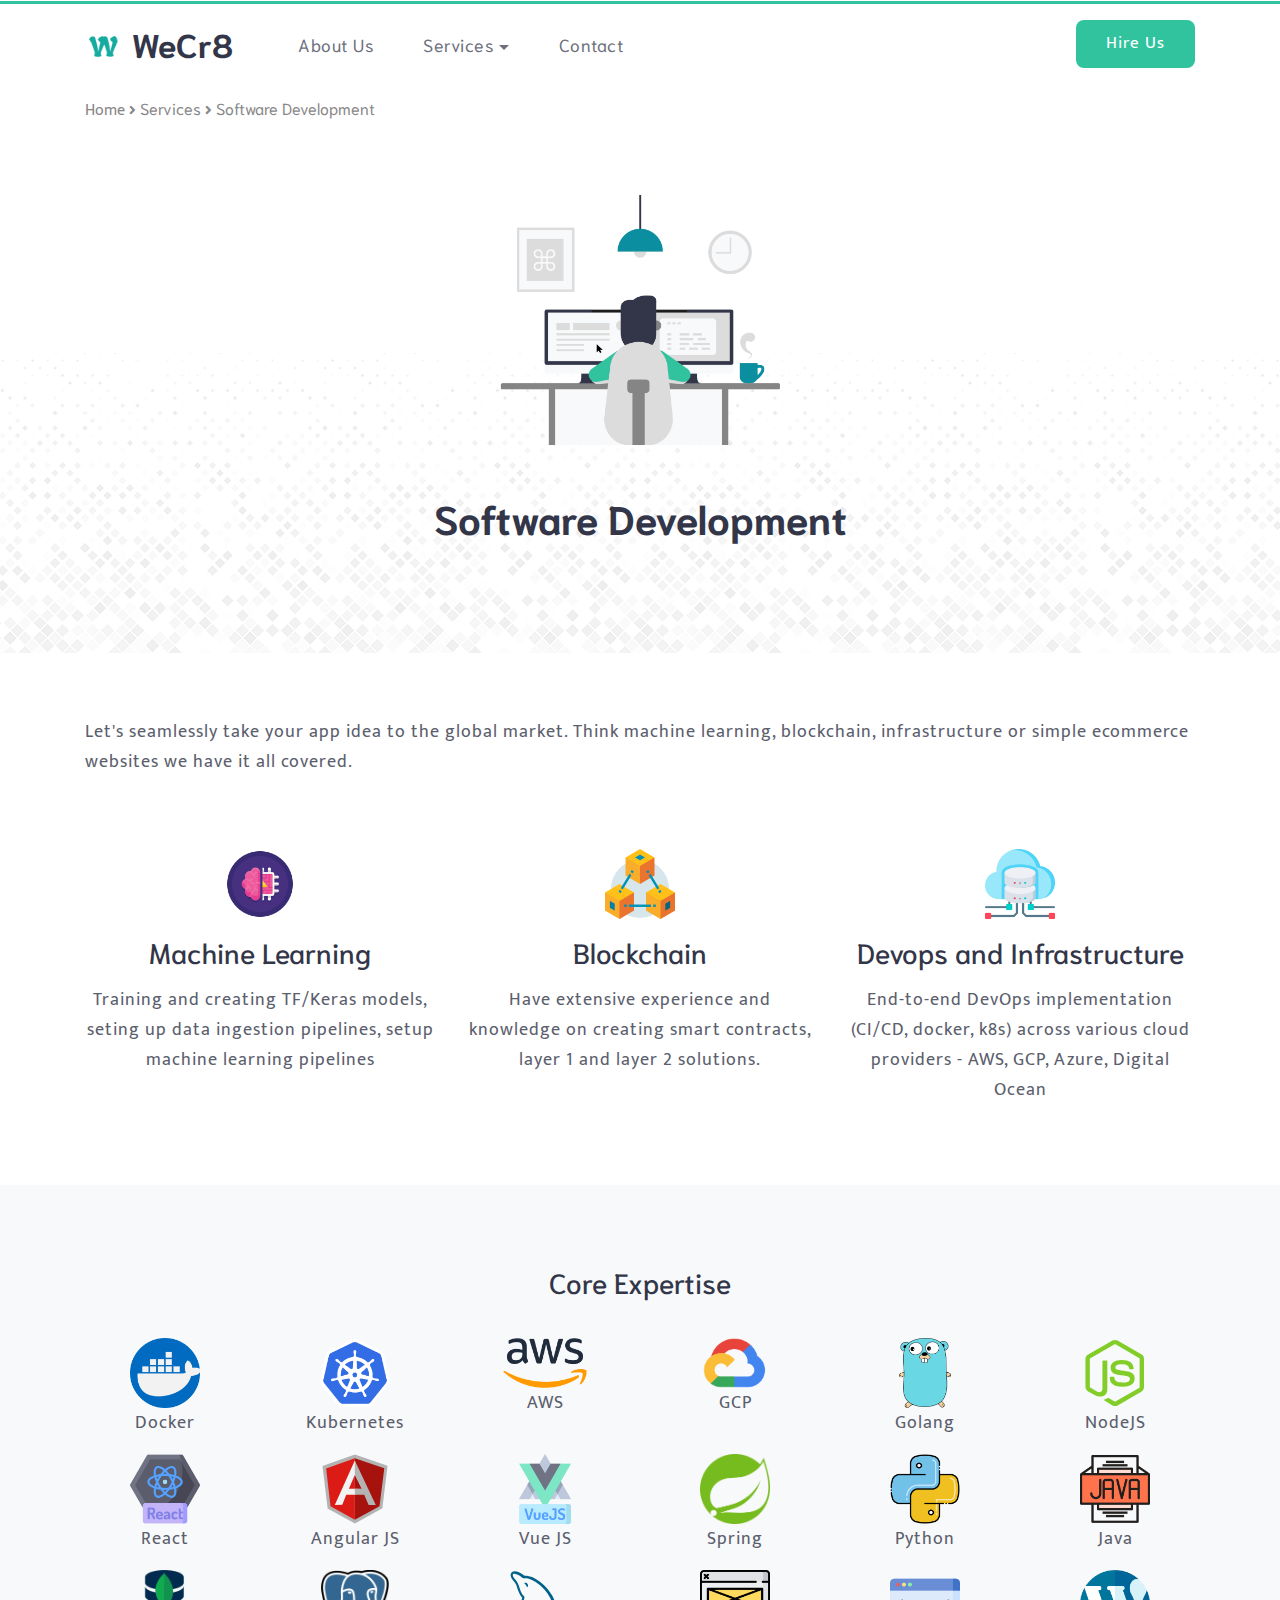
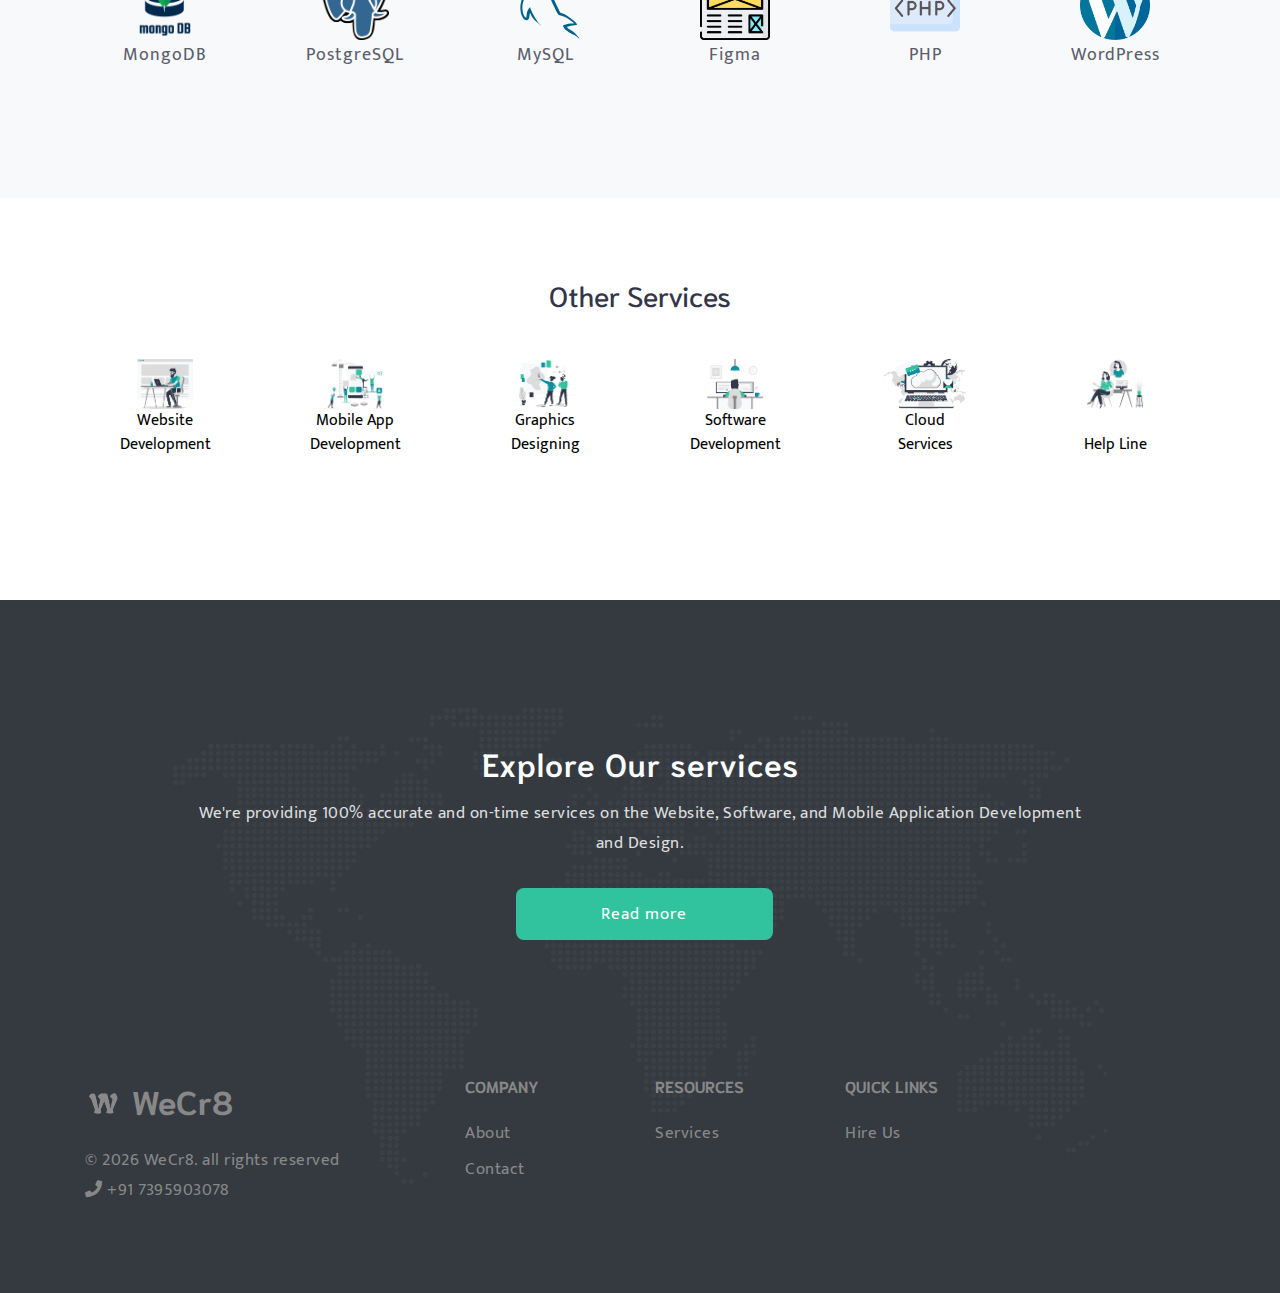
<file: services/software-development.html>
<!DOCTYPE html>
<html>
<head>
    <meta charset="utf-8" />
    <meta name="viewport" content="width=device-width, initial-scale=1.0">
    <title>Software Development • Services • WeCr8 </title>
    <!-- Chrome, Firefox OS and Opera -->
    <meta name="theme-color" content="#2aae8d" />
    <!-- Windows Phone -->
    <meta name="msapplication-navbutton-color" content="#2aae8d" />
    <!-- iOS Safari -->
    <meta name="apple-mobile-web-app-status-bar-style" content="#2aae8d" />
    <meta http-equiv="Content-Type" content="text/html; charset=UTF-8" />
    <meta name="p:domain_verify" content="003425645fc5d664126173e33c05e182" />
    <meta name="viewport" content="width=device-width">
    <meta name="google-translate-customization" content="1be607a26de53f27-92196adc5e349e1a-gf065f9347d942d4f-14" />

   

    <script src="../assets/js/jquery-2.2.3.min.js"></script>
    <!-- css files -->
    <link href="../assets/css/bootstrap.css" rel='stylesheet' type='text/css' />
    <!-- bootstrap css -->
    <link href="../assets/css/style.css" rel='stylesheet' type='text/css' />
    <!-- custom css -->
    <link href="../assets/css/fontawesome-all.css" rel="stylesheet">
    <!-- fontawesome css -->
    <!-- //css files -->
    <!-- google fonts -->
    <link href="//fonts.googleapis.com/css?family=Mukta:200,300,400,500,600,700,800&amp;subset=devanagari,latin-ext" rel="stylesheet">
    <link href="//fonts.googleapis.com/css?family=Niramit:200,200i,300,300i,400,400i,500,500i,600,600i,700,700i&amp;subset=latin-ext,thai,vietnamese" rel="stylesheet">
    <!-- //google fonts -->
    <!-- Global site tag (gtag.js) - Google Analytics -->
    <script async src="https://www.googletagmanager.com/gtag/js?id=UA-125857260-1"></script>
    <script>
        window.dataLayer = window.dataLayer || [];
        function gtag() { dataLayer.push(arguments); }
        gtag('js', new Date());

        gtag('config', 'UA-125857260-1');
    </script>

    <script>
        addEventListener("load", function () {
            setTimeout(hideURLbar, 0);
        }, false);

        function hideURLbar() {
            window.scrollTo(0, 1);
        }
    </script>
    
    <style>
        .service-style {
            width: 100%;
            background-color: transparent !important;
        }

            .service-style:hover {
                background-color: #f1f1f1 !important;
            }

        .client-style {
            margin-bottom: 30px;
        }

        .tags-style {
            margin-bottom: 10px;
        }

        .service-active {
            border-bottom: 3px solid #30c39e !important;
        }

        .li-footer:hover {
            background-color: transparent !important;
        }

        ul.list-agileits-2 li a:hover,
        .social-iconsv2-2 li a:hover {
            color: white !important;
        }

        .social-iconsv2-2 li a,
        .text-grey {
            color: #888;
        }

        .cst-bg {
            background: url(assets/images/cst-bg.jpg);
            background-repeat: repeat-x;
            background-position: bottom
        }

        .cst-bg-light {
            background-image: url(assets/images/cst-bg-light.png) !important;
            background-repeat: no-repeat;
            background-position: center center;
            background-size: cover;
        }

        .quote-bg {
            background-image: url(assets/images/quote-background.jpg) !important;
            background-repeat: no-repeat;
            background-position: center center;
            background-size: cover;
        }

        .header-shadow {
            box-shadow: rgba(0, 0, 0, 0.05) 0px 0px 40px;
        }

        .cst-cookie {
            position: fixed;
            bottom: 10px;
            left: 10px;
            z-index: 999;
        }
    </style>

    <style type="text/css">
        /* Paste this css to your style sheet file or under head tag */
        /* This only works with JavaScript,
        if it's not present, don't show loader */
        .no-js #loader {
            display: none;
        }

        .js #loader {
            display: block;
            position: absolute;
            left: 100px;
            top: 0;
        }

        .cst-loader {
            position: fixed;
            left: 0px;
            top: 0px;
            width: 100%;
            height: 100%;
            z-index: 9999;
            background: url(assets/images/cst-gif.gif) center no-repeat #fff;
        }
    </style>
    <script>
        //paste this code under head tag or in a seperate js file.
        // Wait for window load
        $(window).on("load", function () {
            // Animate loader off screen
            $(".cst-loader").fadeOut("slow");
        });
    </script>
</head>
<body>
    <div class="cst-loader"></div>
    <!-- header -->
    <header class="bg-white py-1">
        <div class="container">
            <nav class="navbar navbar-expand-lg navbar-light">
                <h1>
                    <a class="navbar-brand" href="../index.html">
                        <img height="38" style="margin-top: -4px" src="../assets/images/cst-logo.png" alt="we-cr8 Logo" />
                        <strong>WeCr8</strong>
                    </a>
                </h1>
                <button class="navbar-toggler" type="button" data-toggle="collapse" data-target="#navbarSupportedContent" aria-controls="navbarSupportedContent" aria-expanded="false" aria-label="Toggle navigation">
                    <span class="navbar-toggler-icon"></span>
                </button>

                <div class="collapse navbar-collapse" id="navbarSupportedContent">
                    <ul class="navbar-nav ml-lg-4 mr-auto">
                        <li class="nav-item">
                            <a class="nav-link" href="../about.html">About Us</a>
                
                        </li>
                        <li class="nav-item dropdown">
                            <a class="nav-link dropdown-toggle" href="#" id="A2" role="button" data-toggle="dropdown" aria-haspopup="true" aria-expanded="false">
                                Services
                            </a>
                            <div class="dropdown-menu" aria-labelledby="navbarDropdown">
                                <a class="dropdown-item" href="software-development.html">Software Development</a>
                                <a class="dropdown-item" href="website-development.html">Website Development</a>
                                <a class="dropdown-item" href="mobile-app-development.html">Mobile App Development</a>
                                <a class="dropdown-item" href="graphics-designing.html">Graphics Designing</a>
                                <a class="dropdown-item" href="cloud-services.html">Cloud Services</a>
                                <a class="dropdown-item" href="helpline.html">Help Line</a>
                                <a class="dropdown-item" href="../services.html">Explore all Services</a>
                            </div>
                        </li>
                        <li class="nav-item">
                            <a class="nav-link" href="../contact.html">Contact</a>
                        </li>
                    </ul>
                    <div class="header-right">
                        <a href="../hire.html" class="contact">Hire Us</a>
                    </div>
                </div>
            </nav>
        </div>
    </header>
    <!-- //header -->

        <!-- banner -->
        <section class="inner-banner bg-white">
            <div class="container">
            </div>
        </section>
        <!-- //banner -->
        <!-- subscribe -->
        <section>
            <div class="container pt-3 pb-2">
                <span class="text-grey">
                    <a href="../index.html">
                        <span class="text-grey">Home</span>
                    </a>                        <span> <i class="fa fa-angle-right" style="font-size:smaller"></i> </span>Services                    <span> <i class="fa fa-angle-right" style="font-size:smaller"></i> </span>Software Development
                </span>
            </div>
        </section>
    
<!-- about -->
<section class="about-us py-5 cst-bg">
    <div class="container py-md-3">
        <div class="heading mb-5">

            <h1 class="head text-center" style="font-size: 40px; font-weight: bolder">
                <img src="../assets/images/software-development.png" height="250px" alt="Software Development" /><br />
                <br />
                Software Development
            </h1>

        </div>
    </div>
</section>
<!-- banner bottom -->
<section class="about-us py-5">
    <div class="container py-md-3">
        <div class="row bottom-grids">
            <div class="col-lg-12">
                <p class="mb-4">Let's seamlessly take your app idea to the global market. Think machine learning, blockchain, infrastructure or simple ecommerce websites we have it all covered.</p>

            </div>
        </div>
        <div class="row mt-5">
            <div class="col-xl-4 col-md-4 col-sm-6 col-12 text-center">
                <img src="../assets/images/ml.png" height="70" alt="Machine Learning" />
                <h3 class="my-3">Machine Learning</h3>
                <p class="mb-4">Training and creating TF/Keras models, seting up data ingestion pipelines, setup machine learning pipelines</p>
            </div>
            <div class="col-xl-4 col-md-4 col-sm-6 col-12 text-center">
                <img src="../assets/images/blockchain.png" height="70" alt="Blockchain" />
                <h3 class="my-3">Blockchain</h3>
                <p class="">Have extensive experience and knowledge on creating smart contracts, layer 1 and layer 2 solutions.</p>
            </div>
            <div class="col-xl-4 col-md-4 col-sm-6 col-12 text-center">
                <img src="../assets/images/cloud-data.png" height="70" alt="Cloud" />
                <h3 class="my-3">Devops and Infrastructure</h3>
                <p class="">End-to-end DevOps implementation (CI/CD, docker, k8s) across various cloud providers - AWS, GCP, Azure, Digital Ocean</p>
            </div>
        </div>
    </div>
</section>
<!-- //about -->
<!-- about -->
<div class="bg-light">
    <section class="about-us py-5">
    <div class="container py-md-3">
        <div class="heading mb-5">
            <h3 class="my-3 text-center">Core Expertise</h3>
            <br />
            <div class="row">
                <div class="col-xl-2 col-md-3 col-sm-4 col-4 text-center">
                    <img src="../assets/images/docker.png" height="70" alt="Docker" />
                    <p class="">Docker</p>
                </div>
                <div class="col-xl-2 col-md-3 col-sm-4 col-4 text-center">
                    <img src="../assets/images/kubernetes.png" height="70" alt="Kubernetes" />
                    <p class="">Kubernetes</p>
                </div>
                <div class="col-xl-2 col-md-3 col-sm-4 col-4 text-center">
                    <img src="../assets/images/aws.png" height="50" alt="AWS" />
                    <p class="">AWS</p>
                </div>
                <div class="col-xl-2 col-md-3 col-sm-4 col-4 text-center">
                    <img src="../assets/images/gcp.png" height="50" alt="GCP" />
                    <p class="">GCP</p>
                </div>
                <div class="col-xl-2 col-md-3 col-sm-4 col-4 text-center">
                    <img src="../assets/images/golang.png" height="70" alt="Golang" />
                    <p class="">Golang</p>
                </div>
                <div class="col-xl-2 col-md-3 col-sm-4 col-4 text-center">
                    <img src="../assets/images/svg/nodejs-original.svg" height="70" alt="NodeJS" />
                    <p class="">NodeJS</p>
                </div>
                <div class="col-xl-2 col-md-3 col-sm-4 col-4 text-center">
                    <img src="../assets/images/react.png" height="70" alt="ReactJS" title="React" /><p class="">React</p>
                </div>
                <div class="col-xl-2 col-md-3 col-sm-4 col-4 text-center">
                    <img src="../assets/images/svg/angularjs-original.svg" height="70" alt="AngularJS" tooltip="Angular"/><p class="">Angular JS</p>
                </div>
                <div class="col-xl-2 col-md-3 col-sm-4 col-4 text-center">
                    <img src="../assets/images/vue.png" height="70" alt="Vue JS" /><p class="">Vue JS</p>
                </div>
                <div class="col-xl-2 col-md-3 col-sm-4 col-4 text-center">
                    <img src="../assets/images/spring.png" height="70" alt="Spring" /><p class="">Spring</p>
                </div>
                <div class="col-xl-2 col-md-3 col-sm-4 col-4 text-center">
                    <img src="../assets/images/python.png" height="70" alt="Python" /><p class="">Python</p>
                </div>
                <div class="col-xl-2 col-md-3 col-sm-4 col-4 text-center">
                    <img src="../assets/images/java.png" height="70" alt="Java" /><p class="">Java</p>
                </div>
                <div class="col-xl-2 col-md-3 col-sm-4 col-4 text-center">
                    <img src="../assets/images/mongo.png" height="70" alt="MongoDB" /><p class="">MongoDB</p>
                </div>
                <div class="col-xl-2 col-md-3 col-sm-4 col-4 text-center">
                    <img src="../assets/images/postgres.png" height="70" alt="Postgres" /><p class="">PostgreSQL</p>
                </div>
                <div class="col-xl-2 col-md-3 col-sm-4 col-4 text-center">
                    <img src="../assets/images/svg/mysql-original.svg" height="70" alt="MySQL" /><p class="">MySQL</p>
                </div>
                <div class="col-xl-2 col-md-3 col-sm-4 col-4 text-center">
                    <img src="../assets/images/wireframe.png" height="70" alt="Figma" /><p class="">Figma</p>
                </div>

                <div class="col-xl-2 col-md-3 col-sm-4 col-4 text-center">
                    <img src="../assets/images/php.png" height="70" alt="PHP" /><p class="">PHP</p>
                </div>
                <div class="col-xl-2 col-md-3 col-sm-4 col-4 text-center">
                    <img src="../assets/images/wordpress.png" height="70" alt="WordPress" /><p class="">WordPress</p>
                </div>
            </div>
        </div>
    </div>
</section>
</div>

<section class="about-us py-5">
    <div class="container py-md-3">
        <div class="heading mb-5">
            <h3 class="my-3 text-center">Other Services</h3>
            <br />
            <div class="services row">
                <div class="col-xs-6 col-sm-6 col-xl-2 col-md-4 col-6">
                    <a href="./website-development.html"><button type="button" class="btn btn-labeled btn-default service-style"> <img src="../assets/images/website-development.png" height="50px" alt="Website Development" /><br />Website<br />Development</button></a>&nbsp;
                </div>  <div class="col-xs-6 col-sm-6 col-xl-2 col-md-4 col-6">
                    <a href="./mobile-app-development.html"><button type="button" class="btn btn-labeled btn-default service-style"><img src="../assets/images/mobile-app-development.png" height="50px" alt="Mobile App Development" /><br />Mobile App<br />Development</button></a>&nbsp;
                </div>  <div class="col-xs-6 col-sm-6 col-xl-2 col-md-4 col-6">
                    <a href="./graphics-designing.html"><button type="button" class="btn btn-labeled btn-default service-style"><img src="../assets/images/graphics-designing.png" height="50px" alt="Graphics Designing" /><br />Graphics<br />Designing</button></a>&nbsp;
                </div>  <div class="col-xs-6 col-sm-6 col-xl-2 col-md-4 col-6">
                    <a href="./software-development.html"><button type="button" class="btn btn-labeled btn-default service-style"><img src="../assets/images/software-development.png" height="50px" alt="Software Development" /><br />Software<br />Development</button></a>&nbsp;
                </div>  <div class="col-xs-6 col-sm-6 col-xl-2 col-md-4 col-6">
                    <a href="./cloud-services.html"><button type="button" class="btn btn-labeled btn-default service-style"><img src="../assets/images/cloud-services.png" height="50px" alt="Cloud Services" /><br />Cloud<br />Services</button></a>&nbsp;
                </div>  <div class="col-xs-6 col-sm-6 col-xl-2 col-md-4 col-6">
                    <a href="./helpline.html"><button type="button" class="btn btn-labeled btn-default service-style"><img src="../assets/images/helpline-call.png" height="50px" alt="Help Line" /><br /><br />Help Line<br /></button></a>&nbsp;
                </div>
            </div>
        </div>
    </div>
</section>

    

    

    <!-- footer -->
    <footer class="footer bg-dark py-5" style="background-image: url(assets/images/world-map.png);background-repeat: no-repeat;background-position: 50%;">
        <!--subscribe-->
        <section class="subscribe py-5" style="background-color:transparent;">
            <div class="container py-md-5" id="subscribeshow">
                <div class="heading">

                    <h3 class="head text-center">Explore Our services</h3>
                    <p class="my-3 head text-center">
                        We're providing 100% accurate and on-time services on the Website, Software, and Mobile Application Development and Design.
                        <br />
                        <br />
                        <a href="../services.html">
                            <input type="submit" value="Read more">
                        </a>
                    </p>
                </div>
            </div>
        </section>
        <div class="container py-sm-4">
            <div class="row">
                <div class="col-lg-4 mb-lg-0 mb-4 footer-top">
                    <h2>
                        <a class="navbar-brand" style="color:#888" href="/">
                            <img height="38" style="margin-top: -4px" src="../assets/images/cst-logo-grey.png" alt="we-cr8 Logo" />
                            <strong>WeCr8</strong>
                        </a>
                    </h2>
                    <p class="my-3 head">
                        
                        &copy;
                        <script type="text/javascript">var creditsyear = new Date(); document.write(creditsyear.getFullYear());</script>
                        WeCr8. all rights reserved<br />
                        <span> <i class="fab fa fa-phone"></i>&nbsp;+91 7395903078</span>
                    </p>
                   
                </div>
            
                <div class="col-lg-2 col-sm-3 col-6 footv3-left">
                    <h6 class="mb-4 cst_title text-grey text-uppercase"><strong>Company</strong></h6>
                    <ul class="list-agileits list-agileits-2">
                        <li class="my-2 li2 li-footer">
                            <a href="../about.html">
                                About
                            </a>
                        </li>
                        <li class="my-2 li2 li-footer">
                            <a href="../contact.html">
                                Contact
                            </a>
                        </li>
                    </ul>
                </div>
                <!--
                <div class="col-lg-2 col-sm-3 col-6">
                    <h6 class="mb-4 cst_title text-grey text-uppercase"><strong>Partnership</strong></h6>
                    <ul class="list-agileits list-agileits-2">
                        <li class="my-2 li2 li-footer">
                            <a href="/affiliate-partner">
                                Affiliate Partner
                            </a>
                        </li>
                        
                        <li class="mb-2 li2 li-footer">
                            <a href="/technology-partner">
                                Technology Partner
                            </a>
                        </li>
                    </ul>
                </div>
                -->
                <div class="col-lg-2 col-sm-3 col-6 mt-sm-0 mt-4">
                    <h6 class="mb-4 cst_title text-grey text-uppercase"><strong>Resources</strong></h6>
                    <ul class="list-agileits list-agileits-2">
                        <li class="my-2 li2 li-footer">
                            <a href="../services.html">
                                Services
                            </a>
                        </li>
                        
                    </ul>
                </div>

                <div class="col-lg-2 col-sm-3 col-6 mt-sm-0 mt-4">
                    <h6 class="mb-4 cst_title text-grey text-uppercase"><strong>Quick Links</strong></h6>
                    <ul class="list-agileits list-agileits-2">
                        <li class="mb-2 li2 li-footer">
                            <a href="../hire.html">
                                Hire Us
                            </a>
                        </li>
                        
                    </ul>
                </div>
            </div>
        </div>
    </footer>
    <!-- //footer -->
    <!-- //Header Menu Active -->
    <script>
        var current = location.pathname;
        if (current != "/") {
            $('.navbar-nav li a').each(function () {
                var active = 0;
                var $li = $(this);

                $li.each(function () {
                    var $this = $(this);
                    // if the current path is like this link, make it active
                    if ($this.attr('href').indexOf(current) !== -1) {
                        //$this.addClass('liactive');
                        active = 1;
                    }
                })
                $('.dropdown-menu a').each(function () {
                    var $this = $(this);
                    // if the current path is like this link, make it active
                    if ($this.attr('href') == current) {
                        $this.addClass('liactive2');
                        $this.parent().parent().addClass('liactive');
                        $this.href = "#";
                    }
                })

                if (active == 1)
                    $li.parent().addClass('liactive');
            })
        }
    </script>
    <script>
        var current = location.pathname;
        if (current != "/") {
            $('.services a').each(function () {
                var active = 0;
                var $li = $(this);

                $li.each(function () {
                    var $this = $(this);
                    // if the current path is like this link, make it active
                    if ($this.attr('href').indexOf(current) !== -1) {
                        //$this.addClass('liactive');
                        active = 1;
                    }
                })

                if (active == 1)
                    $li.children().addClass('service-active');
            })
        }
    </script>
    <!-- //Header Menu Active -->
    <!-- js -->
    <script src="../assets/js/bootstrap.js"></script>
    <!-- //js -->
    <!-- dropdown nav -->
    <script>
        $(document).ready(function () {
            $(".dropdown").hover(
                function () {
                    $('.dropdown-menu', this).stop(true, true).slideDown("fast");
                    $(this).toggleClass('open');
                },
                function () {
                    $('.dropdown-menu', this).stop(true, true).slideUp("fast");
                    $(this).toggleClass('open');
                }
            );
        });
    </script>
    <!-- //dropdown nav -->

    <script src="../assets/js/smoothscroll.js"></script>
    <!-- Smooth scrolling -->


    <script>
        $(window).scroll(function () {
            var scroll = $(window).scrollTop();
            if (scroll >= 300) {
                $("header").addClass("header-shadow");
            } else {
                $("header").removeClass("header-shadow");
            }
        });
    </script>

</body>
</html>
</file>
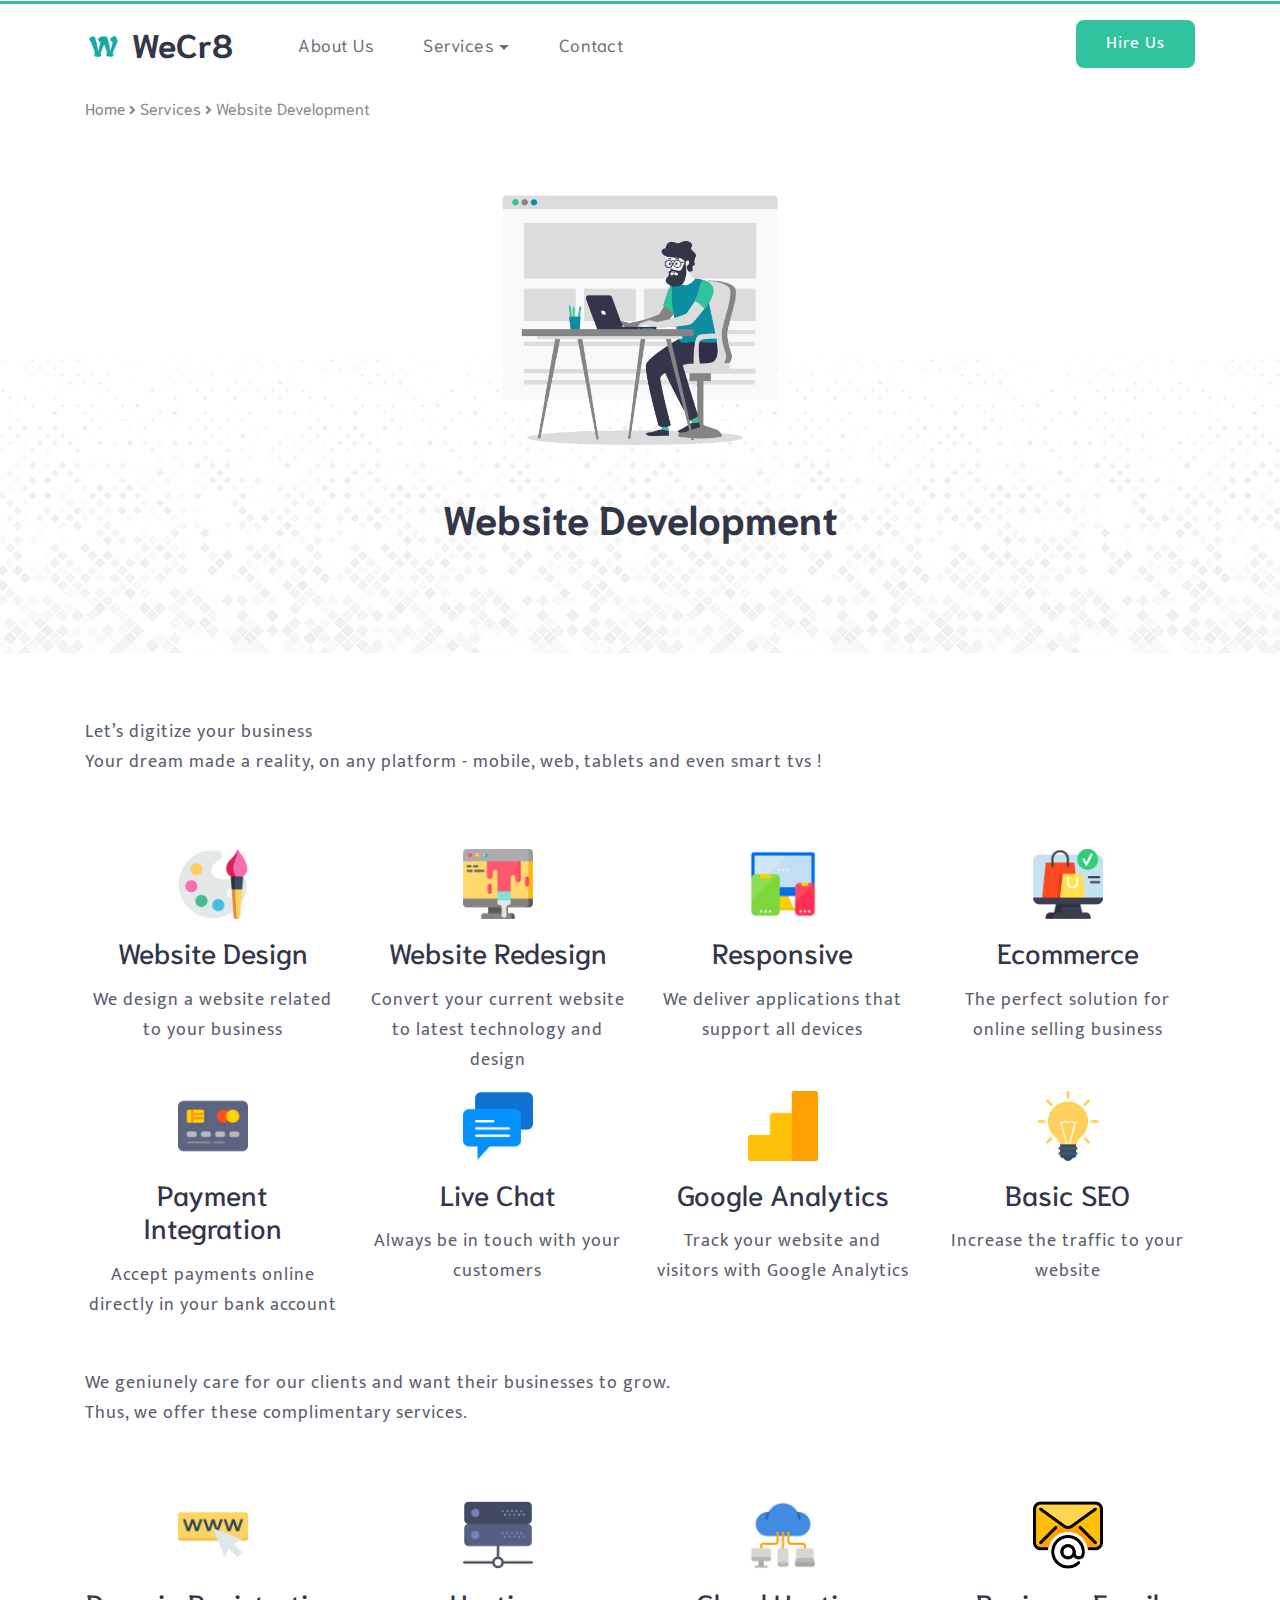
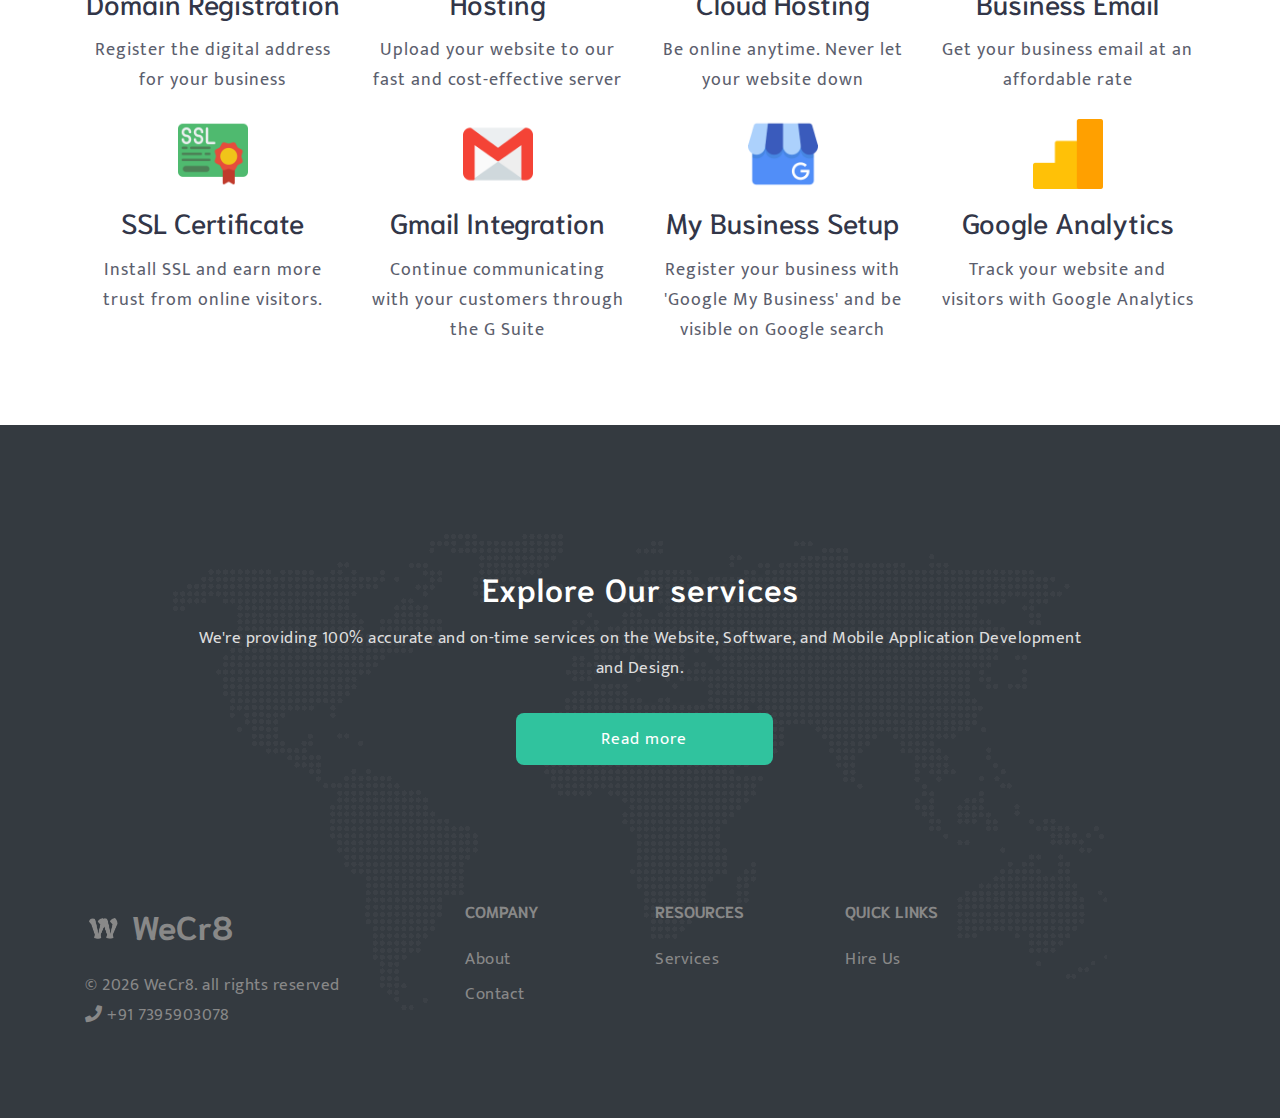
<file: services/website-development.html>
<!DOCTYPE html>
<html>
<head>
    <meta charset="utf-8" />
    <meta name="viewport" content="width=device-width, initial-scale=1.0">
    <title>Website Development • Services • WeCre8 </title>
    <!-- Chrome, Firefox OS and Opera -->
    <meta name="theme-color" content="#2aae8d" />
    <!-- Windows Phone -->
    <meta name="msapplication-navbutton-color" content="#2aae8d" />
    <!-- iOS Safari -->
    <meta name="apple-mobile-web-app-status-bar-style" content="#2aae8d" />
    <meta http-equiv="Content-Type" content="text/html; charset=UTF-8" />
    <meta name="p:domain_verify" content="003425645fc5d664126173e33c05e182" />
    <meta name="viewport" content="width=device-width">
    <meta name="google-translate-customization" content="1be607a26de53f27-92196adc5e349e1a-gf065f9347d942d4f-14" />

   

    <script src="../assets/js/jquery-2.2.3.min.js"></script>
    <!-- css files -->
    <link href="../assets/css/bootstrap.css" rel='stylesheet' type='text/css' />
    <!-- bootstrap css -->
    <link href="../assets/css/style.css" rel='stylesheet' type='text/css' />
    <!-- custom css -->
    <link href="../assets/css/fontawesome-all.css" rel="stylesheet">
    <!-- fontawesome css -->
    <!-- //css files -->
    <!-- google fonts -->
    <link href="//fonts.googleapis.com/css?family=Mukta:200,300,400,500,600,700,800&amp;subset=devanagari,latin-ext" rel="stylesheet">
    <link href="//fonts.googleapis.com/css?family=Niramit:200,200i,300,300i,400,400i,500,500i,600,600i,700,700i&amp;subset=latin-ext,thai,vietnamese" rel="stylesheet">
    <!-- //google fonts -->
    <!-- Global site tag (gtag.js) - Google Analytics -->
    <script async src="https://www.googletagmanager.com/gtag/js?id=UA-125857260-1"></script>
    <script>
        window.dataLayer = window.dataLayer || [];
        function gtag() { dataLayer.push(arguments); }
        gtag('js', new Date());

        gtag('config', 'UA-125857260-1');
    </script>

    <script>
        addEventListener("load", function () {
            setTimeout(hideURLbar, 0);
        }, false);

        function hideURLbar() {
            window.scrollTo(0, 1);
        }
    </script>
    
    <style>
        .service-style {
            width: 100%;
            background-color: transparent !important;
        }

            .service-style:hover {
                background-color: #f1f1f1 !important;
            }

        .client-style {
            margin-bottom: 30px;
        }

        .tags-style {
            margin-bottom: 10px;
        }

        .service-active {
            border-bottom: 3px solid #30c39e !important;
        }

        .li-footer:hover {
            background-color: transparent !important;
        }

        ul.list-agileits-2 li a:hover,
        .social-iconsv2-2 li a:hover {
            color: white !important;
        }

        .social-iconsv2-2 li a,
        .text-grey {
            color: #888;
        }

        .cst-bg {
            background: url(assets/images/cst-bg.jpg);
            background-repeat: repeat-x;
            background-position: bottom
        }

        .cst-bg-light {
            background-image: url(assets/images/cst-bg-light.png) !important;
            background-repeat: no-repeat;
            background-position: center center;
            background-size: cover;
        }

        .quote-bg {
            background-image: url(assets/images/quote-background.jpg) !important;
            background-repeat: no-repeat;
            background-position: center center;
            background-size: cover;
        }

        .header-shadow {
            box-shadow: rgba(0, 0, 0, 0.05) 0px 0px 40px;
        }

        .cst-cookie {
            position: fixed;
            bottom: 10px;
            left: 10px;
            z-index: 999;
        }
    </style>

    <style type="text/css">
        /* Paste this css to your style sheet file or under head tag */
        /* This only works with JavaScript,
        if it's not present, don't show loader */
        .no-js #loader {
            display: none;
        }

        .js #loader {
            display: block;
            position: absolute;
            left: 100px;
            top: 0;
        }

        .cst-loader {
            position: fixed;
            left: 0px;
            top: 0px;
            width: 100%;
            height: 100%;
            z-index: 9999;
            background: url(assets/images/cst-gif.gif) center no-repeat #fff;
        }
    </style>
    <script>
        //paste this code under head tag or in a seperate js file.
        // Wait for window load
        $(window).on("load", function () {
            // Animate loader off screen
            $(".cst-loader").fadeOut("slow");
        });
    </script>
</head>
<body>
    <div class="cst-loader"></div>
    <!-- header -->
    <header class="bg-white py-1">
        <div class="container">
            <nav class="navbar navbar-expand-lg navbar-light">
                <h1>
                    <a class="navbar-brand" href="../index.html">
                        <img height="38" style="margin-top: -4px" src="../assets/images/cst-logo.png" alt="we-cr8 Logo" />
                        <strong>WeCr8</strong>
                    </a>
                </h1>
                <button class="navbar-toggler" type="button" data-toggle="collapse" data-target="#navbarSupportedContent" aria-controls="navbarSupportedContent" aria-expanded="false" aria-label="Toggle navigation">
                    <span class="navbar-toggler-icon"></span>
                </button>

                <div class="collapse navbar-collapse" id="navbarSupportedContent">
                    <ul class="navbar-nav ml-lg-4 mr-auto">
                        <li class="nav-item">
                            <a class="nav-link" href="../about.html">About Us</a>
                
                        </li>
                        <li class="nav-item dropdown">
                            <a class="nav-link dropdown-toggle" href="#" id="A2" role="button" data-toggle="dropdown" aria-haspopup="true" aria-expanded="false">
                                Services
                            </a>
                            <div class="dropdown-menu" aria-labelledby="navbarDropdown">
                                <a class="dropdown-item" href="software-development.html">Software Development</a>
                                <a class="dropdown-item" href="website-development.html">Website Development</a>
                                <a class="dropdown-item" href="mobile-app-development.html">Mobile App Development</a>
                                <a class="dropdown-item" href="graphics-designing.html">Graphics Designing</a>
                                <a class="dropdown-item" href="cloud-services.html">Cloud Services</a>
                                <a class="dropdown-item" href="helpline.html">Help Line</a>
                                <a class="dropdown-item" href="../services.html">Explore all Services</a>
                            </div>
                        </li>
                        <li class="nav-item">
                            <a class="nav-link" href="../contact.html">Contact</a>
                        </li>
                    </ul>
                    <div class="header-right">
                        <a href="../hire.html" class="contact">Hire Us</a>
                    </div>
                </div>
            </nav>
        </div>
    </header>
    <!-- //header -->

        <!-- banner -->
        <section class="inner-banner bg-white">
            <div class="container">
            </div>
        </section>
        <!-- //banner -->
        <!-- subscribe -->
        <section>
            <div class="container pt-3 pb-2">
                <span class="text-grey">
                    <a href="../index.html">
                        <span class="text-grey">Home</span>
                    </a>                        <span> <i class="fa fa-angle-right" style="font-size:smaller"></i> </span>Services                    <span> <i class="fa fa-angle-right" style="font-size:smaller"></i> </span>Website Development
                </span>
            </div>
        </section>
    
<!-- about -->
<section class="about-us py-5 cst-bg">
    <div class="container py-md-3">
        <div class="heading mb-5">
            <h1 class="head text-center" style="font-size: 40px; font-weight: bolder">
                <img src="../assets/images/website-development.png" height="250px" alt="Website Development" /><br />
                <br />
                Website Development
            </h1>
        </div>
    </div>
</section>
<!-- banner bottom -->
<section class="about-us py-5">
    <div class="container py-md-3">
        <div class="row bottom-grids">
            <div class="col-lg-12">
                <p class="mb-4">
                    Let’s digitize your business<br>
                    Your dream made a reality, on any platform - mobile, web, tablets and even smart tvs !
                </p>
            </div>
        </div>
        <div class="row mt-5">
            <div class="col-xl-3 col-md-4 col-sm-6 col-12 text-center">
                <img src="../assets/images/web-design.png" height="70" alt="Website Design" />
                <h3 class="my-3">Website Design</h3>
                <p class="mb-4">We design a website related to your business</p>
            </div>
            <div class="col-xl-3 col-md-4 col-sm-6 col-12 text-center">
                <img src="../assets/images/web-redesign.png" height="70" alt="Website Redesign" />
                <h3 class="my-3">Website Redesign</h3>
                <p class="">Convert your current website to latest technology and design</p>
            </div>
            <div class="col-xl-3 col-md-4 col-sm-6 col-12 text-center">
                <img src="../assets/images/responsive.png" height="70" alt="Responsive" />
                <h3 class="my-3">Responsive</h3>
                <p class="">We deliver applications that support all devices</p>
            </div>
            <div class="col-xl-3 col-md-4 col-sm-6 col-12 text-center">
                <img src="../assets/images/ecommerce-dev.png" height="70" alt="Ecommerce Website" />
                <h3 class="my-3">Ecommerce</h3>
                <p class="">The perfect solution for online selling business</p>
            </div>
            <div class="col-xl-3 col-md-4 col-sm-6 col-12 text-center">
                <img src="../assets/images/online-payment.png" height="70" alt="Payment Integration" />
                <h3 class="my-3">Payment Integration</h3>
                <p class="">Accept payments online directly in your bank account</p>
            </div>
            <div class="col-xl-3 col-md-4 col-sm-6 col-12 text-center">
                <img src="../assets/images/chat.png" height="70" alt="Live Chat" />
                <h3 class="my-3">Live Chat</h3>
                <p class="">Always be in touch with your customers</p>
            </div>
            <div class="col-xl-3 col-md-4 col-sm-6 col-12 text-center">
                <img src="../assets/images/google-analytics.png" height="70" alt="Google Analytics" />
                <h3 class="my-3">Google Analytics</h3>
                <p class="">Track your website and visitors with Google Analytics</p>
            </div>
            <div class="col-xl-3 col-md-4 col-sm-6 col-12 text-center">
                <img src="../assets/images/seo.png" height="70" alt="Basic SEO" />
                <h3 class="my-3">Basic SEO</h3>
                <p class="">Increase the traffic to your website</p>
            </div>
        </div>
    </div>
    <div class="container py-md-3">
        <div class="row bottom-grids">
            <div class="col-lg-12">
                <p class="mb-4">
                    We geniunely care for our clients and want their businesses to grow.<br>Thus, we offer these complimentary services.
                </p>
            </div>
        </div>
        <div class="row mt-5">
            <div class="col-xl-3 col-md-4 col-sm-6 col-12 text-center">
                <img src="../assets/images/domain.png" height="70" alt="Domain Registration" />
                <h3 class="my-3">Domain Registration</h3>
                <p class="mb-4">Register the digital address for your business</p>
            </div>
            <div class="col-xl-3 col-md-4 col-sm-6 col-12 text-center">
                <img src="../assets/images/hosting.png" height="70" alt="Hosting" />
                <h3 class="my-3">Hosting</h3>
                <p class="">Upload your website to our fast and cost-effective server</p>
            </div>
            <div class="col-xl-3 col-md-4 col-sm-6 col-12 text-center">
                <img src="../assets/images/cloud-hosting.png" height="70" alt="Cloud Hosting" />
                <h3 class="my-3">Cloud Hosting</h3>
                <p class="">Be online anytime. Never let your website down</p>
            </div>
            <div class="col-xl-3 col-md-4 col-sm-6 col-12 text-center">
                <img src="../assets/images/email.png" height="70" alt="Business Email" />
                <h3 class="my-3">Business Email</h3>
                <p class="">Get your business email at an affordable rate</p>
            </div>
            <div class="col-xl-3 col-md-4 col-sm-6 col-12 text-center">
                <img src="../assets/images/ssl-certificate.png" height="70" alt="SSL Certificate" />
                <h3 class="my-3">SSL Certificate</h3>
                <p class="">Install SSL and earn more trust from online visitors.</p>
            </div>
            <div class="col-xl-3 col-md-4 col-sm-6 col-12 text-center">
                <img src="../assets/images/gmail.png" height="70" alt="Gmail Integration" />
                <h3 class="my-3">Gmail Integration</h3>
                <p class="">Continue communicating with your customers through the G Suite</p>
            </div>
            <div class="col-xl-3 col-md-4 col-sm-6 col-12 text-center">
                <img src="../assets/images/google-business.png" height="70" alt="Google My Business Setup" />
                <h3 class="my-3">My Business Setup</h3>
                <p class="">Register your business with 'Google My Business' and be visible on Google search</p>
            </div>
            <div class="col-xl-3 col-md-4 col-sm-6 col-12 text-center">
                <img src="../assets/images/google-analytics.png" height="70" alt="Google Analytics" />
                <h3 class="my-3">Google Analytics</h3>
                <p class="">Track your website and visitors with Google Analytics</p>
            </div>
        </div>
    </div>
</section>
<!-- //latest news -->

<!-- about --
<div class="bg-light">
    <section class="about-us py-5">
    <div class="container py-md-3">
        <div class="heading mb-5">
            <h3 class="my-3 text-center">Programming languages we're using</h3>
            <br />
            <div class="row">
                <div class="col-xl-2 col-md-3 col-sm-4 col-4 text-center">
                    <img src="../assets/images/svg/angularjs-original.svg" height="70" alt="AngularJS" /><p class="">AngularJS</p>
                </div>
                <div class="col-xl-2 col-md-3 col-sm-4 col-4 text-center">
                    <img src="../assets/images/svg/bootstrap-plain.svg" height="70" alt="Bootstrap" /><p class="">Bootstrap</p>
                </div>
                <div class="col-xl-2 col-md-3 col-sm-4 col-4 text-center">
                    <img src="../assets/images/svg/csharp-original.svg" height="70" alt="C#" /><p class="">C#</p>
                </div>
                <div class="col-xl-2 col-md-3 col-sm-4 col-4 text-center">
                    <img src="../assets/images/svg/css3-original.svg" height="70" alt="CSS3" /><p class="">CSS3</p>
                </div>
                <div class="col-xl-2 col-md-3 col-sm-4 col-4 text-center">
                    <img src="../assets/images/svg/dot-net-original.svg" height="70" alt=".Net" /><p class="">.Net</p>
                </div>
                <div class="col-xl-2 col-md-3 col-sm-4 col-4 text-center">
                    <img src="../assets/images/svg/html5-original.svg" height="70" alt="HTML5" /><p class="">HTML5</p>
                </div>
                <div class="col-xl-2 col-md-3 col-sm-4 col-4 text-center">
                    <img src="../assets/images/svg/java-original.svg" height="70" alt="Java" /><p class="">Java</p>
                </div>
                <div class="col-xl-2 col-md-3 col-sm-4 col-4 text-center">
                    <img src="../assets/images/svg/javascript-original.svg" height="70" alt="JavaScript" /><p class="">JavaScript</p>
                </div>

                <div class="col-xl-2 col-md-3 col-sm-4 col-4 text-center">
                    <img src="../assets/images/svg/jquery-original.svg" height="70" alt="JQuery" /><p class="">JQuery</p>
                </div>
                <div class="col-xl-2 col-md-3 col-sm-4 col-4 text-center">
                    <img src="../assets/images/svg/mysql-original.svg" height="70" alt="MySQL" /><p class="">MySQL</p>
                </div>
                <div class="col-xl-2 col-md-3 col-sm-4 col-4 text-center">
                    <img src="../assets/images/svg/nodejs-original.svg" height="70" alt="NodeJS" /><p class="">NodeJS</p>
                </div>
                <div class="col-xl-2 col-md-3 col-sm-4 col-4 text-center">
                    <img src="../assets/images/svg/photoshop-plain.svg" height="70" alt="Photoshop" /><p class="">Photoshop</p>
                </div>

                <div class="col-xl-2 col-md-3 col-sm-4 col-4 text-center">
                    <img src="../assets/images/svg/php-original.svg" height="70" alt="PHP" /><p class="">PHP</p>
                </div>
                <div class="col-xl-2 col-md-3 col-sm-4 col-4 text-center">
                    <img src="../assets/images/svg/wordpress-plain.svg" height="70" alt="WordPress" /><p class="">WordPress</p>
                </div>
            </div>
        </div>
    </div>
</section>
</div>
<section class="about-us py-5 ">
    <div class="container py-md-3">
        <div class="heading mb-5">
            <h3 class="my-3 text-center">Other Services</h3>
            <br />
            <div class="services row">
                <div class="col-xs-6 col-sm-6 col-xl-2 col-md-4 col-6">
                    <a href="./website-development.html"><button type="button" class="btn btn-labeled btn-default service-style"> <img src="../assets/images/website-development.png" height="50px" alt="Website Development" /><br />Website<br />Development</button></a>&nbsp;
                </div>  <div class="col-xs-6 col-sm-6 col-xl-2 col-md-4 col-6">
                    <a href="./mobile-app-development.html"><button type="button" class="btn btn-labeled btn-default service-style"><img src="../assets/images/mobile-app-development.png" height="50px" alt="Mobile App Development" /><br />Mobile App<br />Development</button></a>&nbsp;
                </div>  <div class="col-xs-6 col-sm-6 col-xl-2 col-md-4 col-6">
                    <a href="./graphics-designing.html"><button type="button" class="btn btn-labeled btn-default service-style"><img src="../assets/images/graphics-designing.png" height="50px" alt="Graphics Designing" /><br />Graphics<br />Designing</button></a>&nbsp;
                </div>  <div class="col-xs-6 col-sm-6 col-xl-2 col-md-4 col-6">
                    <a href="./software-development.html"><button type="button" class="btn btn-labeled btn-default service-style"><img src="../assets/images/software-development.png" height="50px" alt="Software Development" /><br />Software<br />Development</button></a>&nbsp;
                </div>  <div class="col-xs-6 col-sm-6 col-xl-2 col-md-4 col-6">
                    <a href="./cloud-services.html"><button type="button" class="btn btn-labeled btn-default service-style"><img src="../assets/images/cloud-services.png" height="50px" alt="Cloud Services" /><br />Cloud<br />Services</button></a>&nbsp;
                </div>  <div class="col-xs-6 col-sm-6 col-xl-2 col-md-4 col-6">
                    <a href="./helpline.html"><button type="button" class="btn btn-labeled btn-default service-style"><img src="../assets/images/helpline-call.png" height="50px" alt="Help Line" /><br /><br />Help Line<br /></button></a>&nbsp;
                </div>
            </div>
        </div>
    </div>
</section>


    

    

    <!-- footer -->
    <footer class="footer bg-dark py-5" style="background-image: url(assets/images/world-map.png);background-repeat: no-repeat;background-position: 50%;">
        <!--subscribe-->
        <section class="subscribe py-5" style="background-color:transparent;">
            <div class="container py-md-5" id="subscribeshow">
                <div class="heading">

                    <h3 class="head text-center">Explore Our services</h3>
                    <p class="my-3 head text-center">
                        We're providing 100% accurate and on-time services on the Website, Software, and Mobile Application Development and Design.
                        <br />
                        <br />
                        <a href="../services.html">
                            <input type="submit" value="Read more">
                        </a>
                    </p>
                </div>
            </div>
        </section>
        <div class="container py-sm-4">
            <div class="row">
                <div class="col-lg-4 mb-lg-0 mb-4 footer-top">
                    <h2>
                        <a class="navbar-brand" style="color:#888" href="../index.html">
                            <img height="38" style="margin-top: -4px" src="../assets/images/cst-logo-grey.png" alt="we-cr8 Logo" />
                            <strong>WeCr8</strong>
                        </a>
                    </h2>
                    <p class="my-3 head">
                        
                        &copy;
                        <script type="text/javascript">var creditsyear = new Date(); document.write(creditsyear.getFullYear());</script>
                        WeCr8. all rights reserved<br />
                        <span> <i class="fab fa fa-phone"></i>&nbsp;+91 7395903078</span>
                    </p>
                    
                </div>
            
                <div class="col-lg-2 col-sm-3 col-6 footv3-left">
                    <h6 class="mb-4 cst_title text-grey text-uppercase"><strong>Company</strong></h6>
                    <ul class="list-agileits list-agileits-2">
                        <li class="my-2 li2 li-footer">
                            <a href="../about.html">
                                About
                            </a>
                        </li>
                        <li class="my-2 li2 li-footer">
                            <a href="../contact.html">
                                Contact
                            </a>
                        </li>
                    </ul>
                </div>
                <!--
                <div class="col-lg-2 col-sm-3 col-6">
                    <h6 class="mb-4 cst_title text-grey text-uppercase"><strong>Partnership</strong></h6>
                    <ul class="list-agileits list-agileits-2">
                        <li class="my-2 li2 li-footer">
                            <a href="/affiliate-partner">
                                Affiliate Partner
                            </a>
                        </li>
                        
                        <li class="mb-2 li2 li-footer">
                            <a href="/technology-partner">
                                Technology Partner
                            </a>
                        </li>
                    </ul>
                </div>
                -->
                <div class="col-lg-2 col-sm-3 col-6 mt-sm-0 mt-4">
                    <h6 class="mb-4 cst_title text-grey text-uppercase"><strong>Resources</strong></h6>
                    <ul class="list-agileits list-agileits-2">
                        <li class="my-2 li2 li-footer">
                            <a href="../services.html">
                                Services
                            </a>
                        </li>
                        
                    </ul>
                </div>

                <div class="col-lg-2 col-sm-3 col-6 mt-sm-0 mt-4">
                    <h6 class="mb-4 cst_title text-grey text-uppercase"><strong>Quick Links</strong></h6>
                    <ul class="list-agileits list-agileits-2">
                        <li class="mb-2 li2 li-footer">
                            <a href="../hire.html">
                                Hire Us
                            </a>
                        </li>
                        
                    </ul>
                </div>
            </div>
        </div>
    </footer>
    <!-- //footer -->
    <!-- //Header Menu Active -->
    <script>
        var current = location.pathname;
        if (current != "/") {
            $('.navbar-nav li a').each(function () {
                var active = 0;
                var $li = $(this);

                $li.each(function () {
                    var $this = $(this);
                    // if the current path is like this link, make it active
                    if ($this.attr('href').indexOf(current) !== -1) {
                        //$this.addClass('liactive');
                        active = 1;
                    }
                })
                $('.dropdown-menu a').each(function () {
                    var $this = $(this);
                    // if the current path is like this link, make it active
                    if ($this.attr('href') == current) {
                        $this.addClass('liactive2');
                        $this.parent().parent().addClass('liactive');
                        $this.href = "#";
                    }
                })

                if (active == 1)
                    $li.parent().addClass('liactive');
            })
        }
    </script>
    <script>
        var current = location.pathname;
        if (current != "/") {
            $('.services a').each(function () {
                var active = 0;
                var $li = $(this);

                $li.each(function () {
                    var $this = $(this);
                    // if the current path is like this link, make it active
                    if ($this.attr('href').indexOf(current) !== -1) {
                        //$this.addClass('liactive');
                        active = 1;
                    }
                })

                if (active == 1)
                    $li.children().addClass('service-active');
            })
        }
    </script>
    <!-- //Header Menu Active -->
    <!-- js -->
    <script src="../assets/js/bootstrap.js"></script>
    <!-- //js -->
    <!-- dropdown nav -->
    <script>
        $(document).ready(function () {
            $(".dropdown").hover(
                function () {
                    $('.dropdown-menu', this).stop(true, true).slideDown("fast");
                    $(this).toggleClass('open');
                },
                function () {
                    $('.dropdown-menu', this).stop(true, true).slideUp("fast");
                    $(this).toggleClass('open');
                }
            );
        });
    </script>
    <!-- //dropdown nav -->

    <script src="../assets/js/smoothscroll.js"></script>
    <!-- Smooth scrolling -->

    <script>
        $(window).scroll(function () {
            var scroll = $(window).scrollTop();
            if (scroll >= 300) {
                $("header").addClass("header-shadow");
            } else {
                $("header").removeClass("header-shadow");
            }
        });
    </script>
</body>
</html>
</file>
<file: assets/css/style.css>
/*--
Author: we-cr8 Technologies
Author URL: http://we-cr8tech.com
License: Creative Commons Attribution 3.0 Unported
License URL: http://creativecommons.org/licenses/by/3.0/
--*/
html,
body {
  margin: 0;
  font-size: 100%;
  background: #fff;
  font-family: "Niramit", sans-serif;
}

body a {
  text-decoration: none;
  transition: 0.5s all;
  -webkit-transition: 0.5s all;
  -moz-transition: 0.5s all;
  -o-transition: 0.5s all;
  -ms-transition: 0.5s all;
  font-family: "Mukta", sans-serif;
}

body img {
  max-width: 100%;
}

a:hover {
  text-decoration: none;
}

/* width */
::-webkit-scrollbar {
  width: 10px;
}

/* Track */
::-webkit-scrollbar-track {
  background: #f8f9fa;
}

/* Handle */
::-webkit-scrollbar-thumb {
  background: #0a8ea0;
}

/* Handle on hover */
::-webkit-scrollbar-thumb:hover {
  background: #30c39e;
}

input[type="button"],
input[type="submit"],
input[type="text"],
input[type="email"],
input[type="search"] {
  transition: 0.5s all;
  -webkit-transition: 0.5s all;
  -moz-transition: 0.5s all;
  -o-transition: 0.5s all;
  -ms-transition: 0.5s all;
}

h1,
h2,
h3,
h4,
h5,
h6 {
  margin: 0;
  letter-spacing: 0px;
  color: #323648;
}

li {
  list-style-type: none;
  padding: 10px;
  border-radius: 8px;
}

.li2 {
  list-style-type: none;
  padding: 0px !important;
  border-radius: 0px !important;
}

li:hover {
  /*background-color: #f8f9fa;*/
}

.liactive {
  background-color: #ffffff !important;
  font-weight: bold;
}

.liactive2 {
  font-weight: bolder;
}

p {
  font-size: 18px;
  line-height: 30px;
  letter-spacing: 1px;
  color: #5b5e6d;
  font-family: "Mukta", sans-serif;
}

ul {
  margin: 0;
  padding: 0;
}

/*-- header --*/
header {
  /*-webkit-box-shadow: 0 0.15rem 0.1rem 0 rgba(0,0,0,0.05);
    box-shadow: 0 0.15rem 0.1rem 0 rgba(0,0,0,0.05);*/
  position: fixed;
  width: 100%;
  z-index: 9;
}

.navbar-light .navbar-brand,
.footer h2 a {
  color: #323648;
  font-size: 33px;
  font-weight: 600;
  letter-spacing: 0px;
  font-family: "Niramit", sans-serif;
}

.navbar-light .navbar-brand i,
.footer h2 i {
  color: #30c39e;
  font-weight: normal;
}

.navbar-light .navbar-nav .show > .nav-link,
.navbar-light .navbar-nav .active > .nav-link,
.navbar-light .navbar-nav .nav-link.show,
.navbar-light .navbar-nav .nav-link.active {
  color: #6d6f7d;
  font-size: 17.5px;
  letter-spacing: 0.5px;
}

.navbar-light .navbar-nav .nav-link,
.dropdown-item {
  color: #6d6f7d;
  font-size: 17.5px;
  letter-spacing: 0.5px;
  padding: 0 15px;
  font-family: "Niramit", sans-serif;
}

.dropdown-item {
  padding: 0.4rem 1.5rem;
}

.dropdown-toggle::after {
  margin-left: 0em;
  vertical-align: middle;
}

.dropdown-menu {
  border: none;
  /*-webkit-box-shadow: 0.15rem 0.15rem 0.1rem 0 rgba(0,0,0,0.05);
    box-shadow: 0.15rem 0.15rem 0.1rem 0 rgba(0,0,0,0.05);*/
  box-shadow: 0 20px 70px 0 rgba(0, 0, 0, 0.15);
}

.header-right a.signin {
  font-size: 17px;
  font-weight: 600;
  letter-spacing: 1px;
  color: #6d6f7d;
  text-transform: capitalize;
  font-family: "Niramit", sans-serif;
}

.header-right a.signin:hover {
  color: #30c39e;
}

.header-right a.contact {
  background: #30c39e;
  padding: 11px 30px;
  font-size: 17px;
  letter-spacing: 1px;
  color: #fff;
  border-radius: 8px;
  display: inline-block;
}

.navbar {
  padding: 0.5rem 0rem;
}
/*-- //header --*/

/*-- banner --*/

.banner-info h2,
.banner-info h3 {
  font-size: 60px;
  font-weight: 600;
  letter-spacing: 1px;
}

.banner-grids {
  padding: 11em 0 5em;
}

.banner-info {
  padding-top: 4em;
}

.banner-info a {
  background: #30c39e;
  padding: 11px 35px;
  font-size: 17px;
  letter-spacing: 1px;
  color: #fff;
  border-radius: 8px;
  display: inline-block;
}

/*-- //banner --*/

/*-- banner bottom --*/

.heading h3.head {
  font-size: 32px;
  font-weight: 600;
  letter-spacing: 1px;
}

.heading p.head {
  width: 80%;
  margin: auto;
}

/*-- //banner bottom --*/

/*--/about--*/

.about {
  background: #30c39e;
}

.about-in .card {
  background: none;
  border: none;
  padding: 0;
}

.about-in .card i {
  font-size: 2em;
  color: #ff6c5f;
}

h4.card-title {
  letter-spacing: 1px;
  font-weight: 600;
  margin-bottom: 0.5rem;
}

.icon-service {
  float: left;
  margin-right: 2%;
  width: 20%;
  text-align: center;
}

.icon-service-info {
  float: left;
  width: 72%;
}

.about-in .card-body {
  background: #f5f5f5;
  margin-bottom: 1.2em;
  transition: 0.5s all;
  -webkit-transition: 0.5s all;
  -moz-transition: 0.5s all;
  -o-transition: 0.5s all;
  -ms-transition: 0.5s all;
}

.middle-grids .card-body:hover {
  background: url(../images/serve-img.jpg?v=1) no-repeat center;
  background-size: cover;
  -webkit-background-size: cover;
  -moz-background-size: cover;
  -o-background-size: cover;
  -ms-background-size: cover;
  height: auto;
}

.middle-grids .card-body:hover,
.middle-grids .card-body:hover p {
  color: #fff;
}

.about-in h6 {
  font-size: 0.9em;
  color: #888;
  font-weight: 400;
}

.about-right h3 {
  color: #303031;
  font-weight: 600;
  font-size: 1.4em;
  letter-spacing: 1px;
  line-height: 1.6em;
}

.about-right h4 {
  margin: 1.2em 0;
  font-size: 15px;
  color: #b1b2b3;
  font-weight: 300;
}

.about-right {
  padding: 3em 6em;
}

ul.author li {
  list-style: none;
  margin: 0 2em 0 0em;
}

.about-in .card-body {
  background: #fff;
  margin-bottom: 1.8em;
  padding: 2em 1em;
  border-radius: 4px;
}

ul.author li img {
  border-radius: 50%;
  -weblit-border-radius: 50%;
  -o-border-radius: 50%;
  -ms-border-radius: 50%;
  -moz-border-radius: 50%;
  border: 4px solid #ddd;
}

ul.author li {
  color: #888;
  font-size: 0.85em;
}

ul.author li span {
  display: block;
  font-weight: 600;
  color: #5c6065;
  font-size: 1.2em;
}

.colour-one,
.colour-two,
.colour-three,
.colour-four {
  width: 227px;
  height: 227px;
  background: #ff3c41;
  border-radius: 150px 150px 0px 150px;
}

.colour-gd {
  margin-bottom: 0.7em;
  padding: 0;
}

.colour-two {
  border-radius: 150px 150px 150px 0px;
  background: #fcd000;
}

.colour-three {
  border-radius: 150px 0px 150px 150px;
  background: #47cf73;
}

.colour-four {
  border-radius: 0px 150px 150px 150px;
  background: #ae63e4;
}

/*--//about--*/

/* -- news --*/

.news_grids img {
  max-width: 100%;
  height: auto;
}

.news_grids h5.card-title {
  text-transform: uppercase;
  font-size: 16px;
  letter-spacing: 2px;
  font-weight: 800;
}

.news_grids a {
  background: #30c39e;
  padding: 11px 35px;
  font-size: 17px;
  letter-spacing: 1px;
  color: #fff;
  border-radius: 8px;
  display: inline-block;
}

a.more_blog_link {
  background: none;
  color: #333;
  text-decoration: underline;
  text-transform: capitalize;
  font-size: 20px;
  margin-top: 30px;
  padding: 0;
}

a.more_blog_link:hover {
  color: #30c39e;
}

.news_grids h4 {
  font-size: 25px;
  font-weight: 800;
}

.blog-post {
  border-radius: 8px;
}

.blog-post:hover {
  cursor: pointer;
  /*box-shadow: 7px 7px 10px 0 rgba(76, 110, 245, .1);*/
  box-shadow: 0 20px 70px 0 rgba(0, 0, 0, 0.15);
}

/* -- //news --*/

/*-- subscribe --*/
.subscribe {
  background: #0a8ea0;
}

.subscribe input[type="email"] {
  outline: none;
  padding: 15px 20px;
  color: #333;
  font-size: 15px;
  letter-spacing: 1px;
  text-transform: capitalize;
  width: 70%;
  border: 1px solid #fff;
  background: #fff;
  border-radius: 8px;
}

.subscribe input[type="submit"] {
  background: #30c39e;
  padding: 11px 0px;
  font-size: 17px;
  letter-spacing: 1px;
  color: #fff;
  border: none;
  width: 29%;
  border-radius: 8px;
  display: inline-block;
  margin-left: 1%;
  cursor: pointer;
}

.subscribe input[type="submit"]:hover {
  background: #333;
}

.subscribe form {
  width: 60%;
  margin: auto;
}

.subscribe .heading p.head,
.about .heading p.head {
  color: #ddd;
}

.subscribe .heading h3.head,
.about .heading h3.head {
  color: #fff;
}

/*-- subscribe --*/

/*-- footer --*/

h4.cst_title {
  font-size: 20px;
  font-weight: 800;
  letter-spacing: 2px;
  color: #444;
}

ul.list-agileits li a,
.footer p.head {
  color: #888;
  font-size: 17px;
  letter-spacing: 0.5px;
}

ul.list-agileits li a:hover {
  color: #333;
}
/*-- //footer --*/

/*-- copyright --*/

.copy-right p {
  margin: 0;
  font-size: 17px;
  text-transform: capitalize;
  letter-spacing: 0.5px;
}

.copy-right p a {
  color: #333;
}

.copy-right p a:hover {
  color: #30c39e;
}

.social-iconsv2 {
  justify-content: flex-end;
}

.social-iconsv2 li a {
  font-size: 25px;
  width: 38px;
  display: block;
  color: #555;
}

.social-iconsv2 li a:hover {
  color: #30c39e;
}
/*-- //copyright --*/

/*-- features page --*/

.inner-banner {
  padding-top: 5em;
}

/*-- features section --*/
.nav-pills .nav-link.active,
.nav-pills .show > .nav-link {
  color: #30c39e;
  background-color: transparent;
  border-radius: 0;
}

.nav-pills .nav-link {
  border-radius: 8px;
  color: rgba(102, 102, 102, 0.4);
}

.features li.nav-item a span {
  display: block;
  font-size: 20px;
  font-weight: 600;
  letter-spacing: 1px;
}

.features li.nav-item {
  margin: 0 1em;
  padding-right: 1em;
}

.features h4 {
  font-size: 28px;
  font-weight: 600;
  letter-spacing: 1px;
  line-height: 1.4;
}

ul.points li {
  list-style-type: disc;
}

li.points {
  color: #888;
  font-size: 17px;
  letter-spacing: 0.5px;
}

.features p.italic {
  font-family: initial;
}

.features h6 {
  text-transform: capitalize;
  letter-spacing: 1px;
  font-weight: 800;
}
/*-- features section --*/

/*-- features bottom --*/
.bottom-grids a {
  background: #30c39e;
  padding: 11px 30px;
  font-size: 17px;
  letter-spacing: 1px;
  color: #fff;
  border-radius: 8px;
  display: inline-block;
}

.bottom-grids p.points {
  list-style-type: none;
  color: #888;
  font-size: 17px;
  letter-spacing: 0.5px;
  float: left;
  width: 90%;
}

.point {
  border-bottom: 1px solid #eee;
  margin-top: 1em;
}

.icon {
  width: 10%;
  text-align: right;
  float: left;
}

.icon i {
  color: #30c39e;
}

.bottom-grids .bg-white {
  padding: 2em 3em;
  box-shadow: 1px 1px 5px 5px rgba(76, 110, 245, 0.1);
}
/*-- //features bottom --*/

.orb {
  width: 235px;
  background: #f9f9f9;
  display: inline-block;
  margin: 0 20px;
  float: left;
  padding: 30px 30px;
  transition: all 0.2s ease-out;
  box-shadow: 7px 7px 10px 0 rgba(76, 110, 245, 0.1);
}

.orb p {
  font-size: 17px;
  line-height: 27px;
  margin-bottom: 0;
  letter-spacing: 0.5px;
}

.orb i {
  font-size: 60px;
  width: 100%;
  color: #2dde98;
}

.orb:hover {
  /* transform: scale(1.2); */
  opacity: 0.7;
  cursor: pointer;
  background: #fff;
}

.red i {
  color: #ff4c4c;
}

.pink i {
  color: #fd5c63;
}

.blue i {
  color: #00bce4;
}

.orange i {
  color: #f47721;
}

.purple i {
  color: #7d3f98;
}

.green i {
  color: #2c9f45;
}

.yellow i {
  color: #ffc168;
}

.marquee {
  height: 240px;
  overflow: hidden;
  box-sizing: border-box;
  position: relative;
}

.marquee--inner {
  display: block;
  width: 200%;
  position: absolute;
  animation: marquee 15s linear infinite;
}

.marquee--inner:hover {
  animation-play-state: paused;
}

/*.half {
  float: left;
  width: 10%;
}*/

.grid span {
  float: left;
  width: 50%;
}

@keyframes marquee {
  0% {
    left: 0;
  }

  100% {
    left: -100%;
  }
}

/*-- features page --*/

/*-- contact page --*/

.contact-form .form-control {
  padding: 0.9rem;
  color: #495057;
  border: 1px solid #fff;
  border-radius: 8px;
}

.contact-form label {
  font-weight: 800;
  letter-spacing: 1px;
  color: #333;
}

.contact-form textarea {
  overflow: auto;
  resize: vertical;
  height: 10em;
}

.contact-form button.btn.btn-default {
  background: #30c39e;
  padding: 10px 30px;
  font-size: 17px;
  letter-spacing: 1px;
  color: #fff;
  border-radius: 8px;
  display: inline-block;
}

.contact-form button.btn.btn-default:hover {
  background: #0a8ea0;
}

.agileits-we-cr8tech-map iframe {
  width: 100%;
  min-height: 400px;
  border: none;
  border: 4px solid #eee;
}

/*-- contact page --*/

/*-- single page --*/

.single p.font-italic {
  font-family: initial;
  font-size: 22px;
  letter-spacing: 2px;
  line-height: 35px;
}

.shadow {
  /*box-shadow: 7px 7px 10px 0 rgba(76, 110, 245, .1);*/
  box-shadow: 0 20px 70px 0 rgba(0, 0, 0, 0.15);
}

.quotes {
  width: 80%;
  margin: 2em auto 0;
}

.quotes i {
  color: #30c39e;
  font-size: 30px;
  margin-bottom: 1em;
}

.matter h4 {
  font-size: 25px;
  text-transform: capitalize;
  letter-spacing: 2px;
  line-height: 35px;
}

h4.name {
  text-transform: uppercase;
  letter-spacing: 2px;
  font-weight: 800;
  font-size: 20px;
}

p.name {
  color: #999;
  font-size: 17px;
}

/*-- single page --*/

/*-- pricing page --*/

.pricing_grids h4,
td.price h4 {
  font-weight: 800;
  letter-spacing: 1px;
  line-height: 1.4;
}

.pricing_grids p,
td.price p {
  font-size: 16px;
  color: #999;
  letter-spacing: 0.5px;
  margin: 0;
}

.prc-grid {
  border-right: 1px solid #ccc;
}

.pricing_grids a,
table td.price a {
  background: #30c39e;
  padding: 11px 30px;
  font-size: 17px;
  letter-spacing: 1px;
  color: #fff;
  border-radius: 8px;
  display: inline-block;
}

td.price {
  width: 25%;
  vertical-align: text-top;
  padding: 15px 20px;
  border-right: 1px solid #ddd;
  text-align: center;
  color: #999;
}

td.head {
  font-size: 18px;
  color: #333;
  font-weight: 800;
  padding: 10px 20px;
  letter-spacing: 1px;
}

td.price i {
  color: #30c39e;
}

.pricing table {
  box-shadow: 1px 1px 5px 5px rgba(76, 110, 245, 0.1);
}
/*-- pricing page --*/

.sub-main-cst h3 {
  font-size: 28px;
  letter-spacing: 1px;
  text-transform: capitalize;
}

.sub-main-cst input[type="text"],
.sub-main-cst input[type="email"],
.sub-main-cst input[type="password"] {
  outline: none;
  font-size: 15px;
  border: none;
  border: 1px solid #ddd;
  background: rgba(255, 255, 255, 0.21);
  width: 100%;
  box-sizing: border-box;
  color: #333;
  padding: 12px 20px;
  letter-spacing: 1px;
  border-radius: 8px;
  -webkit-border-radius: 8px;
  -moz-border-radius: 8px;
  -ms-border-radius: 8px;
  -o-border-radius: 8px;
}

.sub-main-cst input[type="submit"] {
  color: #fff;
  background: #0a8ea0;
  border: none;
  width: 100%;
  padding: 0.7em 0em;
  outline: none;
  font-size: 17px;
  cursor: pointer;
  letter-spacing: 1px;
  text-transform: capitalize;
  transition: 0.5s all;
  -webkit-transition: 0.5s all;
  -o-transition: 0.5s all;
  -moz-transition: 0.5s all;
  -ms-transition: 0.5s all;
  margin-top: 2em;
  border-radius: 8px;
  -webkit-border-radius: 8px;
  -moz-border-radius: 8px;
  -ms-border-radius: 8px;
  -o-border-radius: 8px;
}

.sub-main-cst input[type="submit"]:hover {
  background: #333;
}

.icon1,
.icon2 {
  position: relative;
  margin-top: 1.3em;
}

.rem-cst {
  margin: 1.5em 0;
}
/*-- social-icons --*/
.navbar-right.social-icons a {
  display: inline-block;
  padding: 10px 0px;
  text-decoration: none;
  width: 10%;
  text-align: center;
  margin: 0 2%;
  letter-spacing: 1px;
  font-weight: 400;
  cursor: pointer;
  color: #333;
  font-size: 14px !important;
  border: 1px solid #333;
  transition: 0.5s all;
  -webkit-transition: 0.5s all;
  -o-transition: 0.5s all;
  -moz-transition: 0.5s all;
  -ms-transition: 0.5s all;
}

.sub-main-cst {
  padding: 3em 3em;
  box-shadow: 1px 1px 5px 5px rgba(76, 110, 245, 0.1);
}

.sub-main-cst p {
  margin: 0;
  margin-top: 1em;
  font-size: 17px;
  letter-spacing: 0.5px;
}

.sub-main-cst p a {
  color: #30c39e;
}
/*-- //social-icons --*/
/*-- checkbox --*/
.anim {
  position: relative;
  display: block;
  margin: 1.5em 0;
}

label.anim span,
label.anim a {
  color: #333;
  font-size: 15px;
  display: inline;
  letter-spacing: 0.5px;
  text-transform: capitalize;
  float: left;
}

label.anim a {
  display: inline-block;
  text-decoration: none;
  float: right;
  font-family: "Niramit", sans-serif;
}

.wthree-text ul li {
  display: block;
}

.wthree-text ul li:nth-child(1) {
  margin-right: 36px;
}

.agileits-login label {
  font-size: 1em;
  color: #fff;
  font-weight: 400;
  cursor: pointer;
  position: relative;
}

input.checkbox {
  background: #0a8ea0;
  cursor: pointer;
  width: 1em;
  height: 1em;
  margin: 3px 8px 0 0 !important;
  float: left;
}

input.checkbox:before {
  content: "";
  position: absolute;
  width: 1em;
  height: 1em;
  background: inherit;
  cursor: pointer;
}

input.checkbox:after {
  content: "";
  transition: 0.4s ease-in-out;
  position: absolute;
  top: 2px;
  left: 0px;
  z-index: 1;
  width: 1.2em;
  height: 1.2em;
  /* margin-top: 4px; */
  border: 1px solid #ffffff;
}

input.checkbox:checked:after {
  transform: rotate(-45deg);
  height: 0.5rem;
  border-color: #fff;
  border-top-color: transparent;
  border-right-color: transparent;
}

.anim input.checkbox:checked:after {
  transform: rotate(-45deg);
  height: 0.5rem;
  border-color: transparent;
  border-right-color: transparent;
  animation: 0.4s rippling 0.4s ease;
  animation-fill-mode: forwards;
}

@keyframes rippling {
  50% {
    border-left-color: #d24747;
  }

  100% {
    border-bottom-color: #fff;
    border-left-color: #fff;
  }
}
/*-- //checkbox --*/

/*-- typography --*/

.typo-grid .btn-label {
  position: relative;
  left: -12px;
  display: inline-block;
  padding: 6px 12px;
  background: rgba(0, 0, 0, 0.15);
  border-radius: 3px 0 0 3px;
}

.typo-grid .btn-labeled {
  padding-top: 0;
  padding-bottom: 0;
}

.typo-grid .btn {
  margin-bottom: 15px;
  font-size: 15px;
}

.ui-group-buttons .or {
  position: relative;
  float: left;
  width: 0.3em;
  height: 1.3em;
  z-index: 3;
  font-size: 12px;
}

.ui-group-buttons .or:before {
  position: absolute;
  top: 50%;
  left: 50%;
  content: "or";
  background-color: #5a5a5a;
  margin-top: -0.1em;
  margin-left: -0.9em;
  width: 1.8em;
  height: 1.8em;
  line-height: 1.55;
  color: #fff;
  font-style: normal;
  font-weight: 400;
  text-align: center;
  border-radius: 500px;
  -webkit-box-shadow: 0 0 0 1px rgba(0, 0, 0, 0.1);
  box-shadow: 0 0 0 1px rgba(0, 0, 0, 0.1);
  -webkit-box-sizing: border-box;
  -moz-box-sizing: border-box;
  -ms-box-sizing: border-box;
  box-sizing: border-box;
}

.ui-group-buttons .or.or-lg {
  height: 1.3em;
  font-size: 16px;
}

.ui-group-buttons .or.or-lg:after {
  height: 2.85em;
}

.ui-group-buttons .or.or-sm {
  height: 1em;
}

.ui-group-buttons .or.or-sm:after {
  height: 2.5em;
}

.ui-group-buttons .or.or-xs {
  height: 0.25em;
}

.ui-group-buttons .or.or-xs:after {
  height: 1.84em;
  z-index: -1000;
}

.ui-group-buttons {
  display: inline-block;
  vertical-align: middle;
}

.ui-group-buttons:after {
  content: ".";
  display: block;
  height: 0;
  clear: both;
  visibility: hidden;
}

.ui-group-buttons .btn {
  float: left;
  border-radius: 0;
}

.ui-group-buttons .btn:first-child {
  margin-left: 0;
  border-top-left-radius: 0.25em;
  border-bottom-left-radius: 0.25em;
  padding-right: 15px;
}

.ui-group-buttons .btn:last-child {
  border-top-right-radius: 0.25em;
  border-bottom-right-radius: 0.25em;
  padding-left: 15px;
}

.typo-grid .bg-light {
  border-radius: 8px;
}

.typo-grid .bg-light:hover {
  cursor: pointer;
  /*box-shadow: 7px 7px 10px 0 rgba(76, 110, 245, .1);*/
  box-shadow: 0 20px 70px 0 rgba(0, 0, 0, 0.15);
  border-radius: 8px;
}

.container .title {
  color: #3c4858;
  text-decoration: none;
  margin-top: 30px;
  margin-bottom: 25px;
  min-height: 32px;
}

.tabs div.card {
  border: 0;
  margin-bottom: 30px;
  margin-top: 30px;
  border-radius: 6px;
  color: rgba(0, 0, 0, 0.87);
  background: #fff;
  width: 100%;
  box-shadow: 0 2px 2px 0 rgba(0, 0, 0, 0.14), 0 3px 1px -2px rgba(0, 0, 0, 0.2),
    0 1px 5px 0 rgba(0, 0, 0, 0.12);
}

div.card.card-plain {
  background: transparent;
}

.tabs div.card .card-header {
  border-radius: 3px;
  padding: 1rem 15px;
  margin-left: 15px;
  margin-right: 15px;
  margin-top: -30px;
  border: 0;
  background: linear-gradient(60deg, #eee, #bdbdbd);
}

.card-plain .card-header:not(.card-avatar) {
  margin-left: 0;
  margin-right: 0;
}

.div.card .card-body {
  padding: 15px 30px;
}

.tabs div.card .card-header-primary {
  background: linear-gradient(60deg, #30c39e, #0a8ea0);
  box-shadow: 0 5px 20px 0 rgba(0, 0, 0, 0.2),
    0 13px 24px -11px rgba(156, 39, 176, 0.6);
}

.tabs div.card .card-header-danger {
  background: linear-gradient(60deg, #0a8ea0, #30c39e);
  box-shadow: 0 5px 20px 0 rgba(0, 0, 0, 0.2),
    0 13px 24px -11px rgba(244, 67, 54, 0.6);
}

.card-styles .bg-warning p.card-text {
  color: #fff;
}

.card-styles .bg-light h5.card-title {
  color: #333;
}

.card-styles .bg-light p.card-text {
  color: #333;
}

.card-styles h5.card-title {
  color: #eee;
}

.card-styles p.card-text {
  font-size: 16px;
  color: #ccc;
  letter-spacing: 0px;
}

.card-nav-tabs .card-header {
  margin-top: -30px !important;
}

.card .card-header .nav-tabs {
  padding: 0;
}

.nav-tabs {
  border: 0;
  border-radius: 3px;
  padding: 0 15px;
}

.nav {
  display: flex;
  flex-wrap: wrap;
  padding-left: 0;
  margin-bottom: 0;
  list-style: none;
}

.nav-tabs .nav-item {
  margin-bottom: -1px;
}

.nav-tabs .nav-item .nav-link.active {
  background-color: hsla(0, 0%, 100%, 0.2);
  transition: background-color 0.3s 0.2s;
}

.nav-tabs .nav-item .nav-link {
  border: 0 !important;
  color: #fff !important;
  font-weight: 500;
}

.nav-tabs .nav-item .nav-link {
  color: #fff;
  border: 0;
  margin: 0;
  border-radius: 3px;
  line-height: 24px;
  text-transform: uppercase;
  letter-spacing: 1px;
  padding: 10px 15px;
  background-color: transparent;
  transition: background-color 0.3s 0s;
}

.tab-pane p {
  font-size: 17px;
  color: #888;
}

.nav-link {
  display: block;
}

.nav-tabs .nav-item .material-icons {
  margin: -1px 5px 0 0;
  vertical-align: middle;
}

.nav .nav-item {
  position: relative;
}

/*-- //typography --*/

/*-- faq page --*/
.template_faq {
  background: #edf3fe none repeat scroll 0 0;
}

.panel-group {
  background: #fff none repeat scroll 0 0;
  border-radius: 3px;
  /*box-shadow: 0 5px 30px 0 rgba(0, 0, 0, 0.04);*/
  margin-bottom: 0;
  padding: 30px;
}

#accordion .panel {
  border: medium none;
  border-radius: 0;
  box-shadow: none;
  margin: 0 0 15px 10px;
}

#accordion .panel-heading {
  border-radius: 30px;
  padding: 0;
}

#accordion .panel-title a {
  background: #30c39e none repeat scroll 0 0;
  border: 1px solid transparent;
  border-radius: 30px;
  color: #fff;
  display: block;
  font-size: 18px;
  font-weight: 600;
  padding: 12px 20px 12px 50px;
  position: relative;
  transition: all 0.3s ease 0s;
}

#accordion .panel-title a.collapsed {
  background: #fff none repeat scroll 0 0;
  border: 1px solid #ddd;
  color: #333;
}

#accordion .panel-title a::after,
#accordion .panel-title a.collapsed::after {
  background: #30c39e none repeat scroll 0 0;
  border: 1px solid transparent;
  border-radius: 50%;
  box-shadow: 0 3px 10px rgba(0, 0, 0, 0.58);
  color: #fff;
  content: "";
  font-family: "Font Awesome 5 Free";
  font-size: 25px;
  height: 55px;
  left: -20px;
  line-height: 55px;
  position: absolute;
  text-align: center;
  top: -5px;
  transition: all 0.3s ease 0s;
  width: 55px;
}

#accordion .panel-title a.collapsed::after {
  background: #fff none repeat scroll 0 0;
  border: 1px solid #ddd;
  box-shadow: none;
  color: #333;
  content: "";
}

#accordion .panel-body {
  background: transparent none repeat scroll 0 0;
  border-top: medium none;
  padding: 20px 25px 10px 9px;
  position: relative;
}

#accordion .panel-body p {
  border-left: 1px dashed #8c8c8c;
  padding-left: 25px;
}

/*-- //faq page --*/

/*-- about page--*/

.about-us .bottom-grids h3 {
  line-height: 1.4;
}

.stats h4 {
  color: #30c39e;
  font-size: 4em;
}

.stats .bg-white {
  border-radius: 8px;
}

.stats .bg-white:hover {
  cursor: pointer;
  /*box-shadow: 7px 7px 10px 0 rgba(76, 110, 245, .1);*/
  box-shadow: 0 20px 70px 0 rgba(0, 0, 0, 0.15);
  border-radius: 8px;
}

.stats p {
  color: #999;
  font-size: 17px;
  line-height: 1.5;
}

/*-- //about page --*/

/*-- security page --*/

.security-bottom p {
  font-size: 17px;
}

.security-bottom a {
  color: #30c39e;
  text-decoration: underline;
  font-size: 17px;
  letter-spacing: 0.5px;
  text-transform: capitalize;
}

.security-bottom {
  padding: 0 10em;
}

.security-bottom h4 {
  font-size: 25px;
  text-transform: capitalize;
  letter-spacing: 1px;
  line-height: 35px;
  font-weight: 600;
}

/*-- security page --*/

/*-- Responsive design --*/

@media (max-width: 1440px) {
}

@media (max-width: 1280px) {
  .banner-grids {
    padding: 10em 0 4em;
  }

  .banner-info h2,
  .banner-info h3 {
    font-size: 55px;
  }

  .stats h4 {
    font-size: 3.5em;
  }
}

@media (max-width: 1080px) {
  .banner-info h2,
  .banner-info h3 {
    font-size: 50px;
  }

  .banner-info {
    padding-top: 3em;
  }

  .features h4 {
    font-size: 25px;
  }

  .news_grids h4 {
    font-size: 23px;
  }

  .inner-banner {
    padding-top: 7em;
  }

  .security-bottom {
    padding: 0 6em;
  }

  .card-styles h5.card-title {
    font-size: 1.2rem;
  }

  .typo-grid h3 {
    font-size: 1.5rem;
  }

  .agileits-we-cr8tech-map iframe {
    min-height: 350px;
  }

  .sub-main-cst h3 {
    font-size: 25px;
  }

  .orb {
    width: 200px;
    margin: 0 15px;
    padding: 30px 25px;
  }

  .single-grids h4 {
    font-size: 22px;
  }

  .matter h4 {
    font-size: 23px;
    letter-spacing: 1px;
  }

  .single p.font-italic {
    font-size: 20px;
  }
}

@media (max-width: 991px) {
  .navbar-light .navbar-toggler {
    /*border-color: #30c39e;
        border-radius: 8px;*/
  }

  .navbar-toggler {
    /*background-color: #30c39e;
        border-radius: 0;*/
  }

  .navbar-light .navbar-nav .nav-link,
  .dropdown-item {
    padding: 5px 10px;
  }

  .navbar-collapse {
    padding: 1em;
  }

  .banner-info {
    padding-top: 0em;
  }

  .heading p.head {
    width: 100%;
    font-size: 17px;
    letter-spacing: 0.5px;
  }

  .subscribe form {
    width: 80%;
  }

  .inner-banner {
    padding-top: 6em;
  }

  .pricing_grids a,
  table td.price a {
    padding: 11px 17px;
    font-size: 16px;
    letter-spacing: 0.5px;
  }

  .security-bottom {
    padding: 0 0em;
  }

  .security-bottom h4 {
    font-size: 22px;
  }

  .security-bottom p {
    font-size: 16px;
  }

  .quotes {
    width: 100%;
  }
}

@media (max-width: 768px) {
  .about-us .bottom-grids h3 {
    font-size: 25px;
  }

  .features h4 {
    font-size: 23px;
  }

  .security-bottom img {
    width: 35%;
  }

  .agileits-we-cr8tech-map iframe {
    min-height: 300px;
  }
}

@media (max-width: 736px) {
  .icon-service {
    margin-right: 4%;
    width: 14%;
  }

  .subscribe form {
    width: 100%;
  }

  h4.cst_title {
    font-size: 19px;
    letter-spacing: 1px;
  }

  .social-iconsv2 {
    justify-content: normal;
    margin-top: 10px;
    text-align: center;
  }

  h4.card-title {
    font-size: 21px;
  }

  .about-in .card-body {
    margin-bottom: 1em;
    padding: 1em 1em;
  }

  .features li.nav-item a span {
    font-size: 18px;
  }

  .news_grids img {
    width: 100%;
  }

  #accordion .panel-body p {
    font-size: 17px;
  }

  .security-bottom img {
    width: 15%;
  }

  .orb {
    width: 180px;
    margin: 0 10px;
    padding: 25px 15px;
  }

  .marquee--inner {
    width: 250%;
  }

  .single p.font-italic {
    font-size: 17px;
    letter-spacing: 1px;
  }
}

@media (max-width: 667px) {
  .heading h3.head {
    font-size: 30px;
  }

  .news_grids h4 {
    font-size: 22px;
  }

  .stats h4 {
    font-size: 3em;
  }
}

@media (max-width: 600px) {
  .banner-info h2,
  .banner-info h3 {
    font-size: 45px;
  }

  .bottom_grids h3,
  .bottom-grids h3 {
    font-size: 25px;
  }
}

@media (max-width: 480px) {
  p {
    font-size: 17px;
  }

  .banner-grids {
    padding: 9em 0 2em;
  }

  .banner-info h2,
  .banner-info h3 {
    font-size: 40px;
  }

  .features li.nav-item {
    margin: 0 0em;
    padding-right: 0em;
  }

  .bottom-grids p {
    font-size: 16px;
  }

  .panel-group {
    padding: 20px 0px;
  }

  .sub-main-cst {
    padding: 3em 2em;
  }

  .marquee--inner {
    width: 300%;
  }

  .pricing_grids a,
  table td.price a {
    padding: 10px 10px;
    font-size: 15px;
    letter-spacing: 0px;
  }

  .pricing_grids h4,
  td.price h4 {
    font-size: 20px;
  }

  .matter h4,
  .single-grids h4 {
    font-size: 20px;
  }

  h4.name {
    font-size: 18px;
  }

  p.name {
    font-size: 15px;
  }

  .quotes i {
    font-size: 20px;
    margin-bottom: 0.5em;
  }
}

@media (max-width: 414px) {
  .subscribe input[type="email"] {
    padding: 14px 18px;
    width: 65%;
  }

  .subscribe input[type="submit"] {
    font-size: 16px;
    width: 35%;
  }

  .heading h3.head {
    font-size: 24px;
  }

  h4.card-title {
    font-size: 19px;
  }

  .stats h4 {
    font-size: 2.5em;
  }

  a.more_blog_link {
    font-size: 17px;
  }

  .about-us .bottom-grids h3 {
    font-size: 22px;
  }

  .inner-banner {
    padding-top: 5em;
  }

  #accordion .panel-body p {
    font-size: 16px;
    letter-spacing: 0.5px;
  }

  .security-bottom h4 {
    font-size: 19px;
  }

  .agileits-we-cr8tech-map iframe {
    min-height: 250px;
  }

  .sub-main-cst h3 {
    font-size: 22px;
  }

  .marquee--inner {
    width: 330%;
  }

  .single-grids p {
    font-size: 16px;
  }
}

@media (max-width: 384px) {
  a.nav-link img {
    width: 80%;
  }

  .nav-link {
    padding: 0.5rem;
  }

  .features li.nav-item a span {
    font-size: 17px;
  }

  #accordion .panel-title a {
    font-size: 16px;
    padding: 12px 10px 12px 44px;
  }

  .sub-main-cst p a {
    display: inline-block;
  }

  .marquee--inner {
    width: 250%;
  }
}

@media (max-width: 375px) {
  .navbar-light .navbar-brand,
  .footer h2 a {
    font-size: 30px;
  }

  .navbar-toggler {
    font-size: 1rem;
  }

  .banner-info h2,
  .banner-info h3 {
    font-size: 35px;
  }

  .banner-grids {
    padding: 8em 0 0em;
  }

  .security-bottom h4 {
    font-size: 18px;
    letter-spacing: 0.5px;
  }

  .nav-tabs .nav-item .nav-link {
    font-size: 14px;
    padding: 10px 6px;
  }

  .tabs div.card .card-header {
    padding: 1rem 10px;
    margin-left: 10px;
    margin-right: 10px;
  }
}

@media (min-width: 768px) {
  .mobile-img {
    max-width: 350px !important;
    height: auto;
  }
}

@media (max-width: 767px) {
  .mobile-img {
    max-width: 200px !important;
    height: auto;
    margin-bottom: 20px;
  }
}

/*-- //Responsive design --*/
</file>
